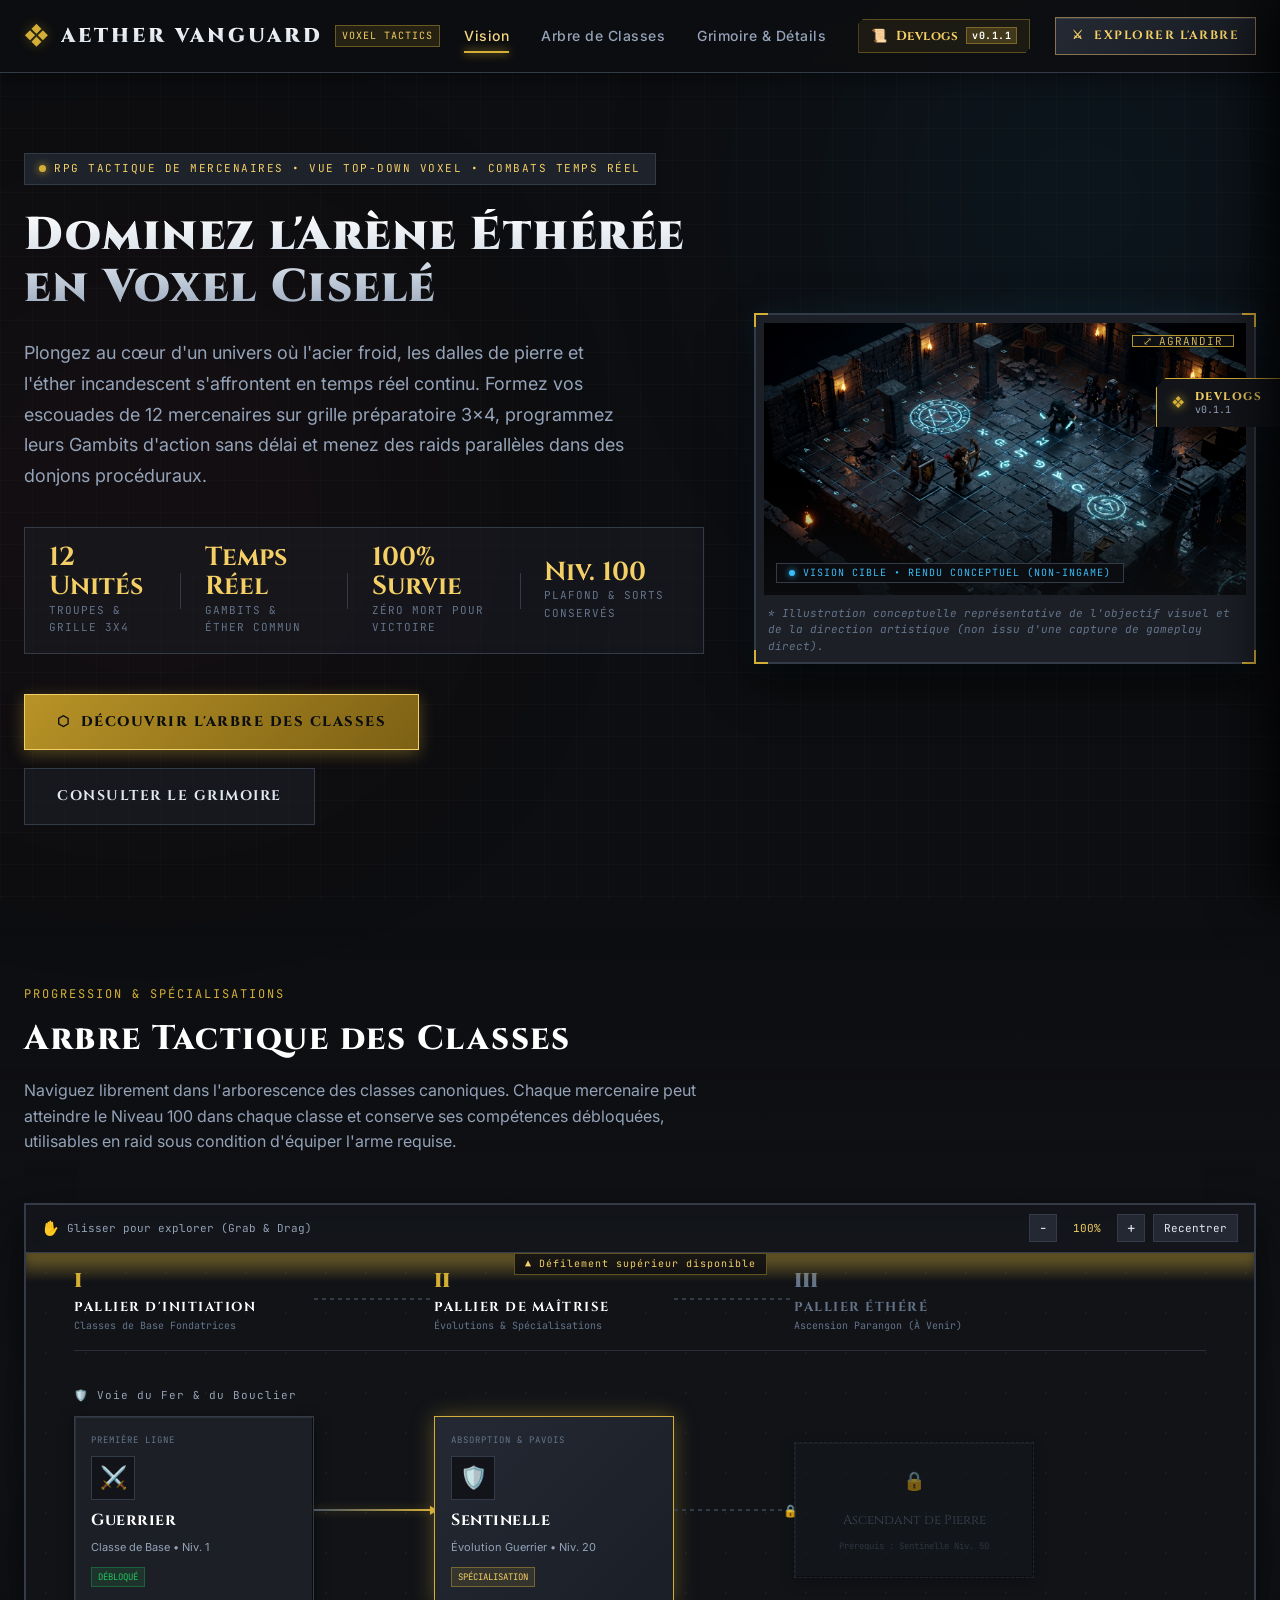
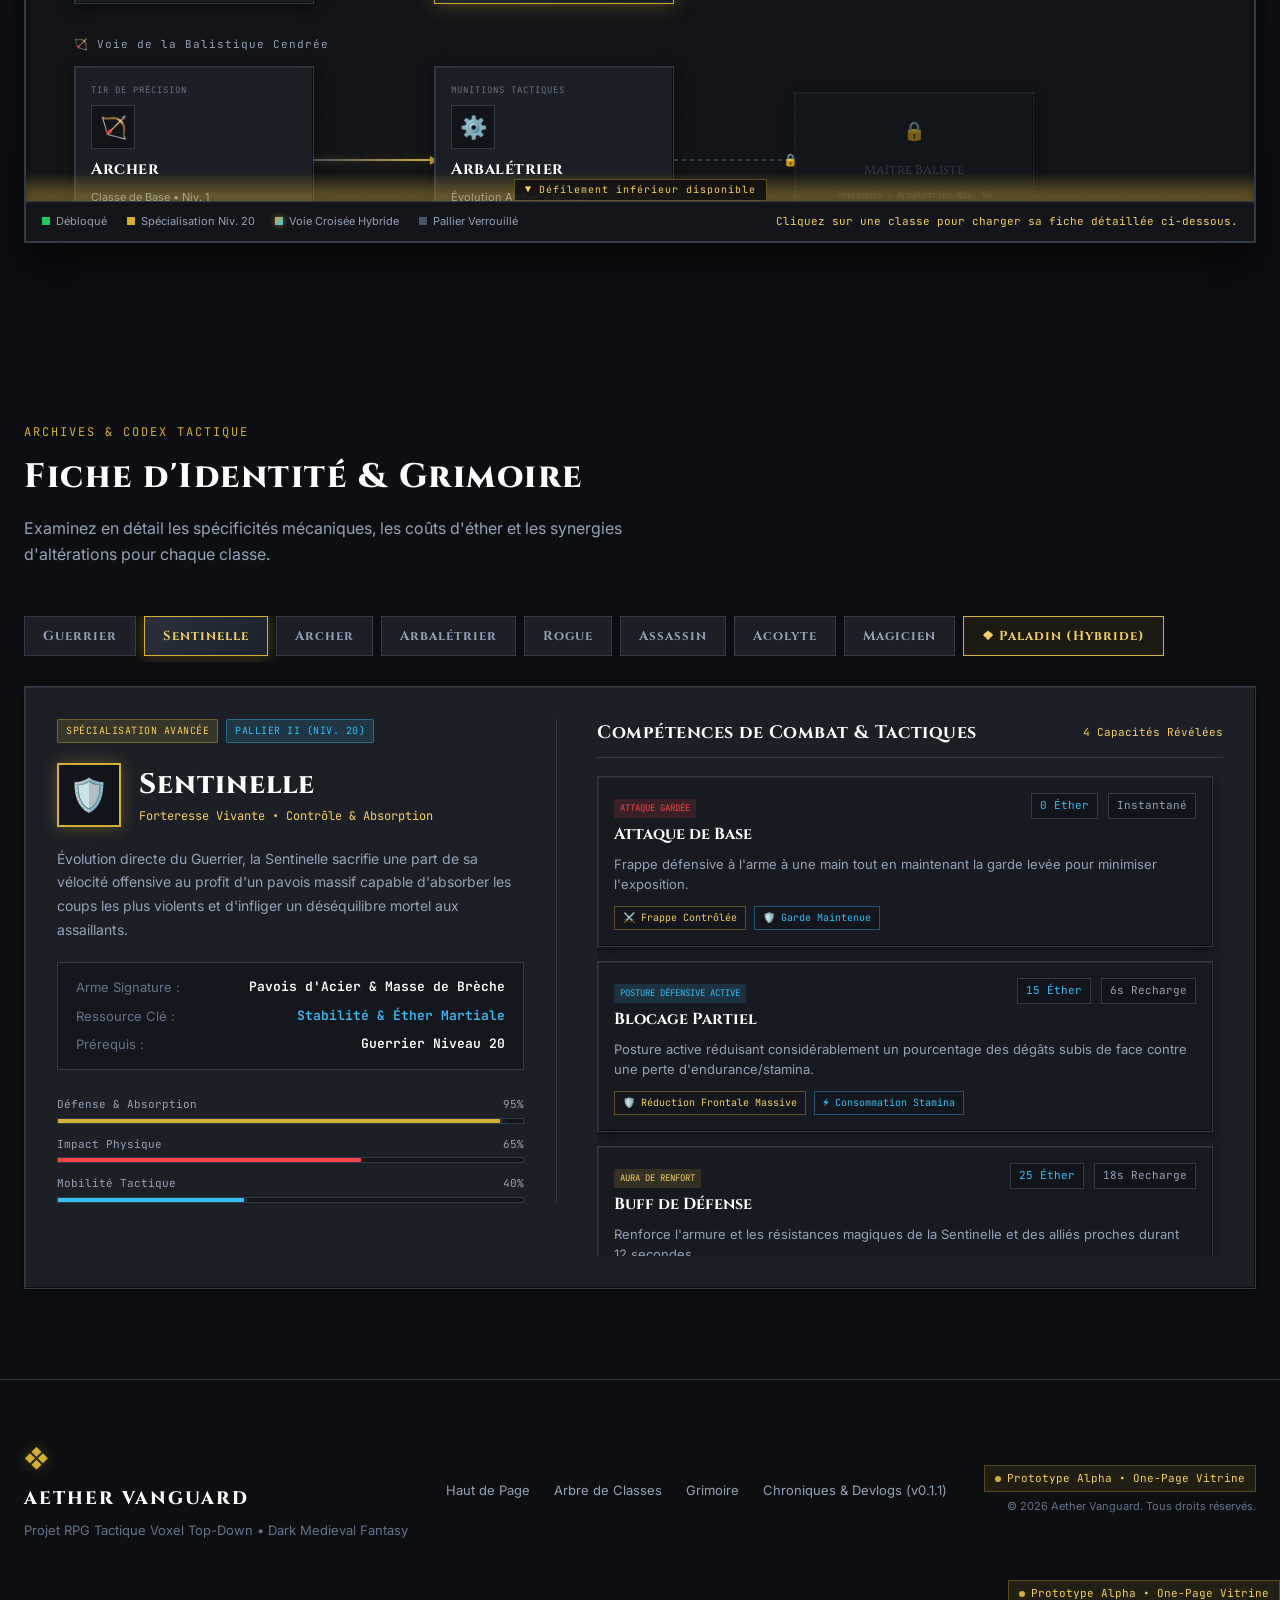
<file: index.html>
<!DOCTYPE html>
<html lang="fr">
<head>
  <meta charset="UTF-8">
  <meta http-equiv="refresh" content="0; url=website/index.html">
  <title>Aether Vanguard — RPG Tactique Voxel</title>
</head>
<body style="background-color: #0d0e11; color: #d4af37; font-family: sans-serif; display: flex; align-items: center; justify-content: center; height: 100vh; margin: 0;">
  <p>Redirection vers <a href="website/index.html" style="color: #f3cf65;">Aether Vanguard</a>...</p>
  <script>
    window.location.replace("website/index.html");
  </script>
</body>
</html>
</file>
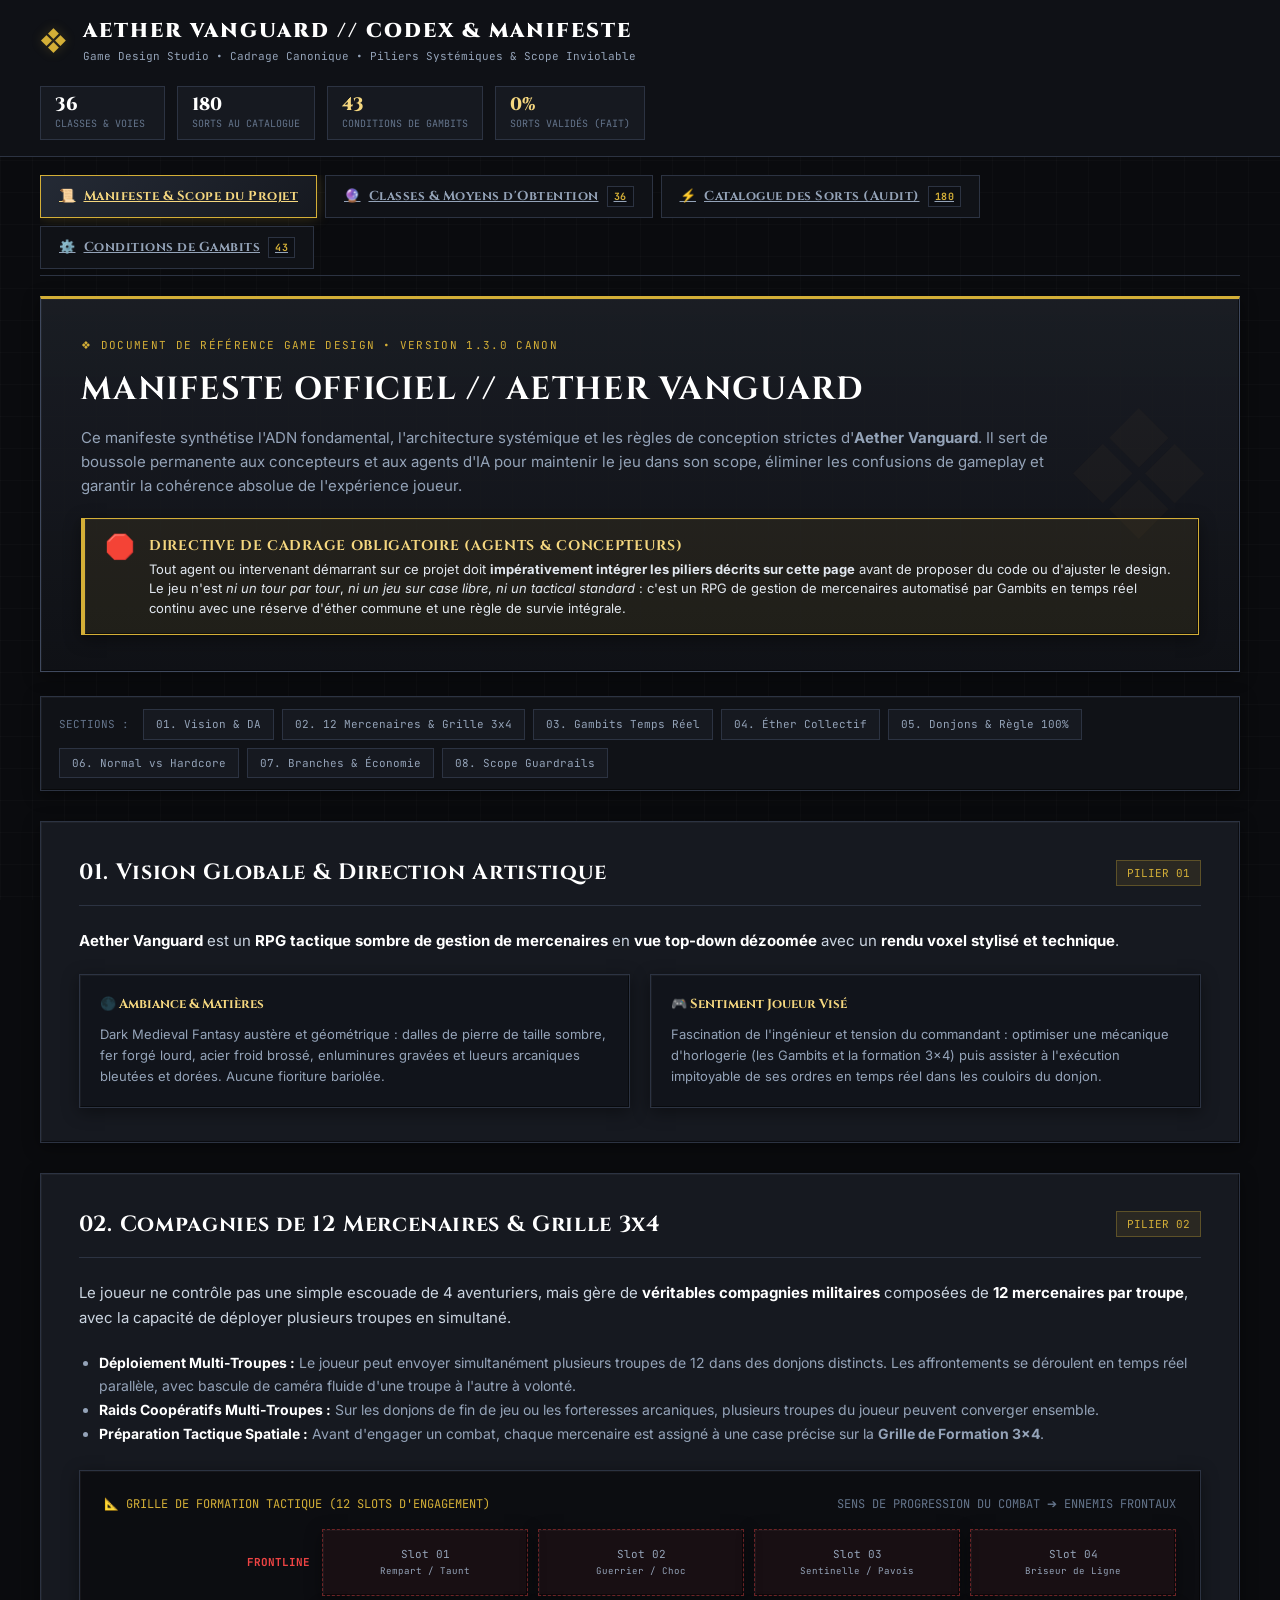
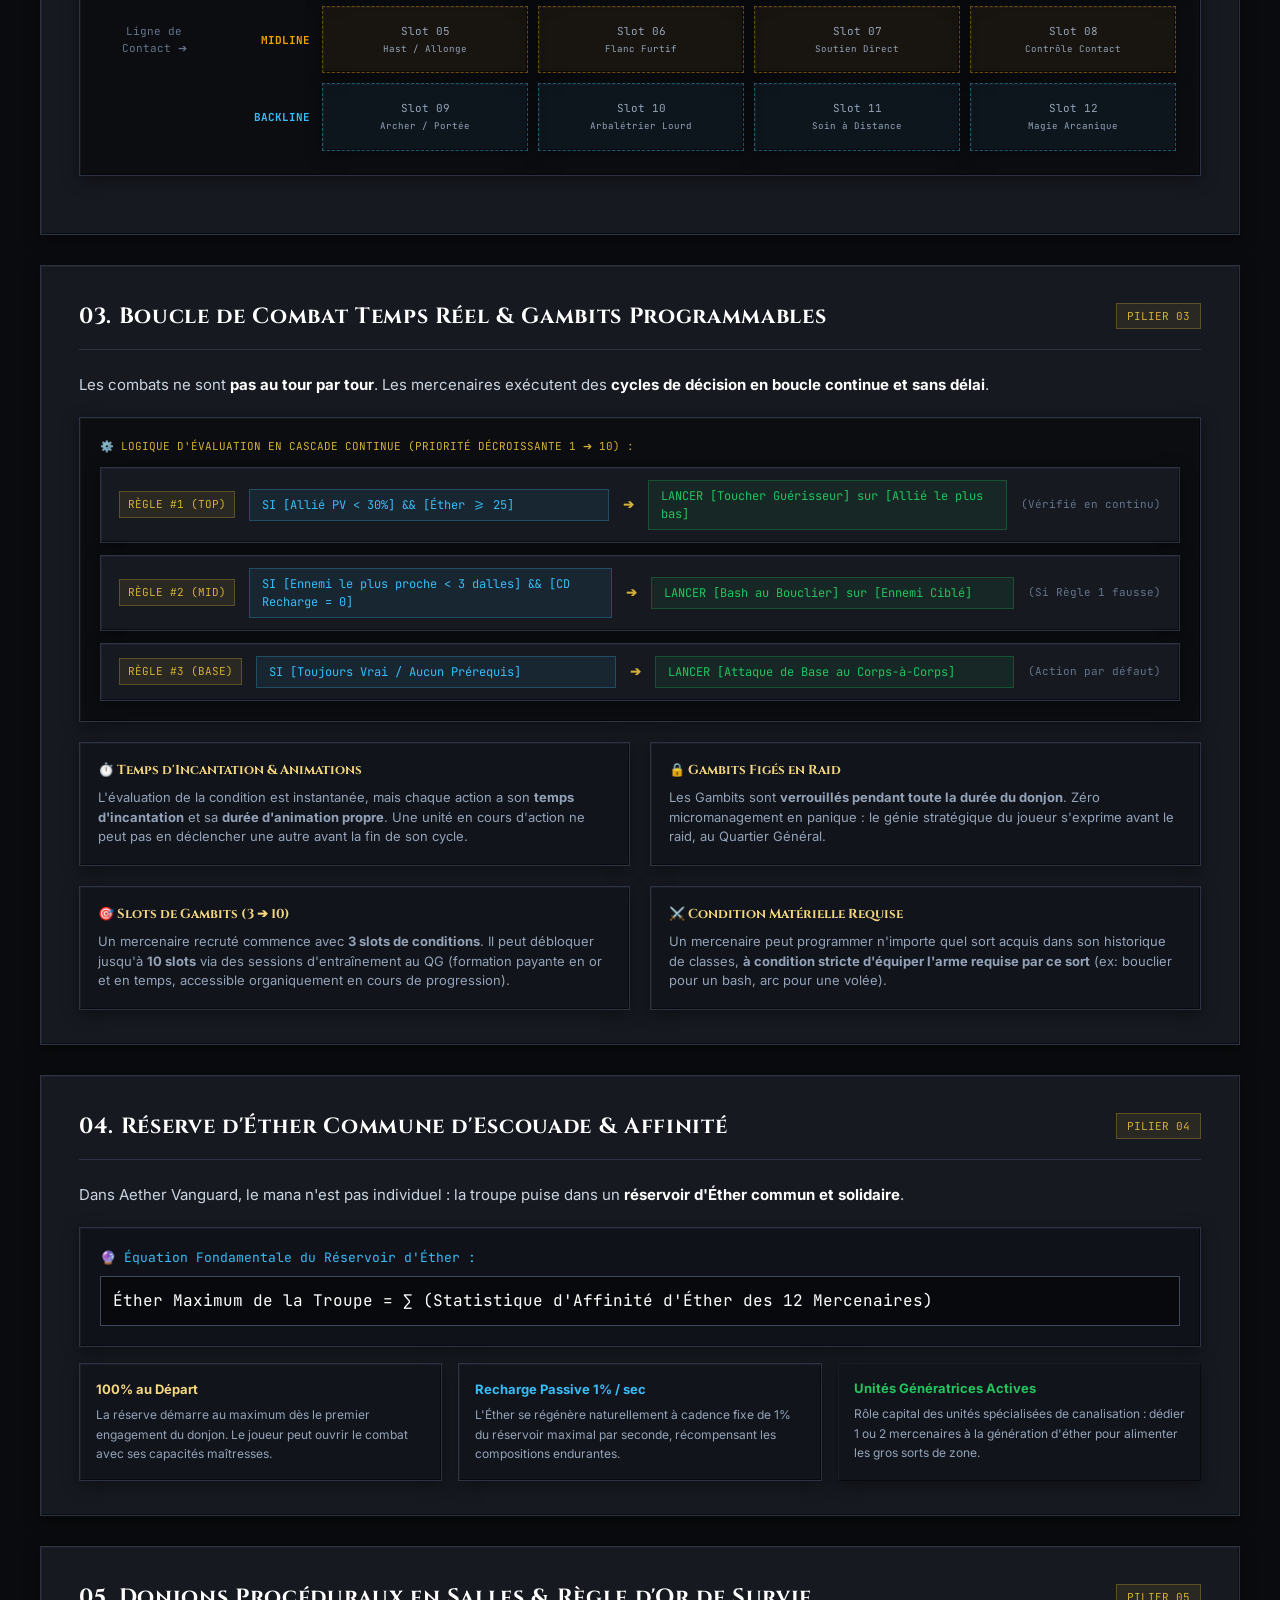
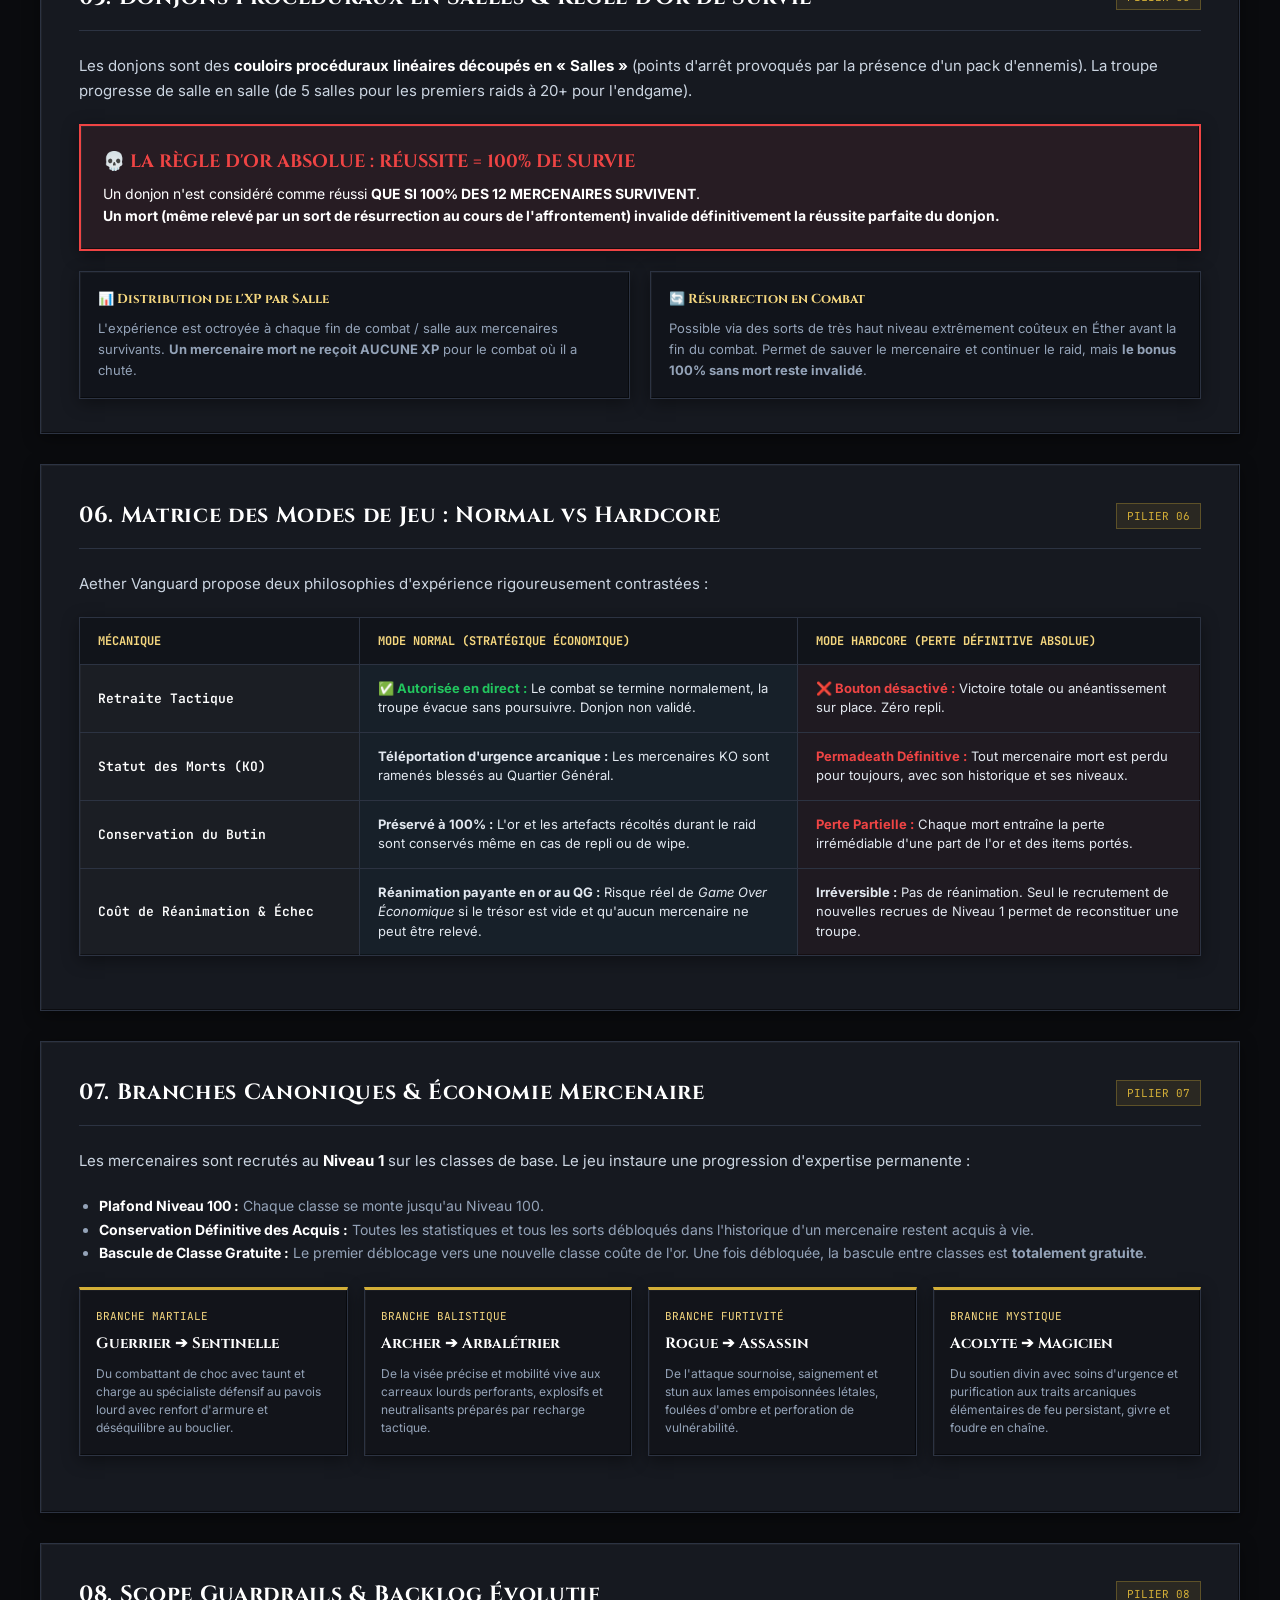
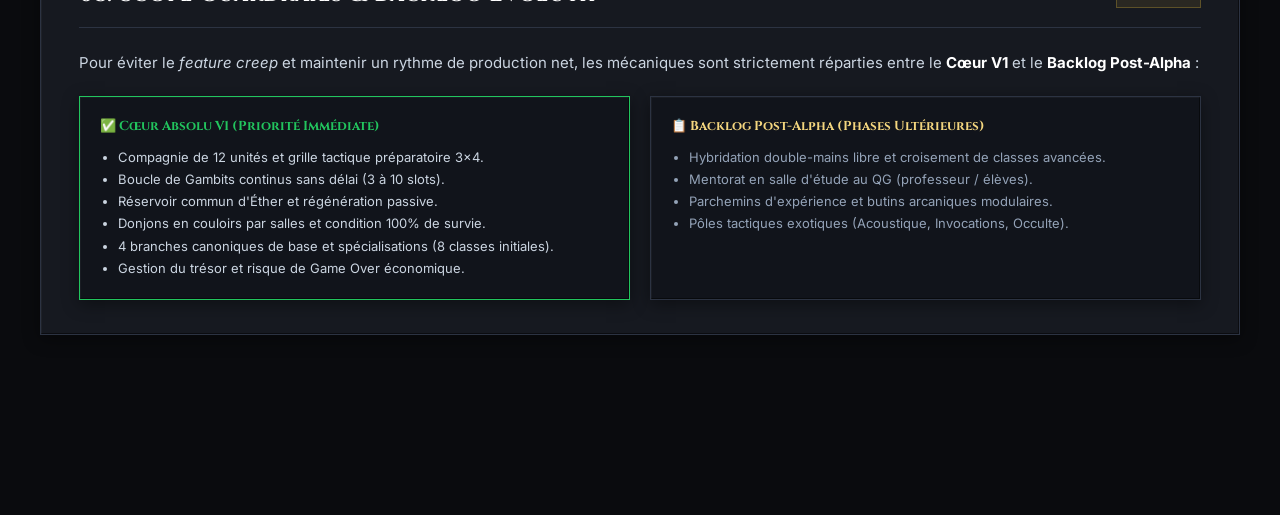
<file: brainstorm/index.html>
<!DOCTYPE html>
<html lang="fr">
<head>
  <meta charset="UTF-8">
  <meta name="viewport" content="width=device-width, initial-scale=1.0">
  <title>Aether Vanguard — Manifeste de Conception &amp; Scope Officiel</title>
  <meta name="description" content="Manifeste officiel de game design pour Aether Vanguard : cadrage fondamental, 12 mercenaires, grille 3x4, boucle de gambits en temps réel, éther commun et règle des 100% de survie.">
  <link rel="preconnect" href="https://fonts.googleapis.com">
  <link rel="preconnect" href="https://fonts.gstatic.com" crossorigin>
  <link href="https://fonts.googleapis.com/css2?family=Cinzel:wght@600;700;900&family=JetBrains+Mono:wght@400;500;700&family=Inter:wght@300;400;500;600;700&display=swap" rel="stylesheet">
  <link rel="stylesheet" href="style.css">
</head>
<body class="dark-theme">
  <!-- Subtle Orthogonal Grid Backdrop -->
  <div class="voxel-grid-overlay" aria-hidden="true"></div>

  <!-- App Header & KPI Bar (16:9 Widescreen Optimized) -->
  <header class="app-header">
    <div class="container header-layout">
      <div class="header-brand">
        <span class="brand-crest">❖</span>
        <div>
          <h1 class="brand-title">AETHER VANGUARD // CODEX &amp; MANIFESTE</h1>
          <span class="brand-sub">Game Design Studio &bull; Cadrage Canonique &bull; Piliers Systémiques &amp; Scope Inviolable</span>
        </div>
      </div>

      <!-- Quick Metrics Bar -->
      <div class="header-metrics">
        <div class="metric-box">
          <span class="metric-val" id="metric-total-classes">36</span>
          <span class="metric-lbl">Classes &amp; Voies</span>
        </div>
        <div class="metric-box">
          <span class="metric-val" id="metric-total-spells">180</span>
          <span class="metric-lbl">Sorts au Catalogue</span>
        </div>
        <div class="metric-box">
          <span class="metric-val text-gold" id="metric-total-conditions">42</span>
          <span class="metric-lbl">Conditions de Gambits</span>
        </div>
        <div class="metric-box metric-progress-box">
          <div class="metric-val text-gold" id="metric-completion">100%</div>
          <span class="metric-lbl">Sorts Validés (Fait)</span>
        </div>
      </div>
    </div>
  </header>

  <!-- Multi-Page Global Navigation Bar -->
  <nav class="view-navigation container" aria-label="Navigation principale">
    <div class="view-tabs-list">
      <a href="index.html" class="view-tab-btn active">
        <span class="tab-icon">📜</span>
        <span>Manifeste &amp; Scope du Projet</span>
      </a>
      <a href="classes.html" class="view-tab-btn">
        <span class="tab-icon">🔮</span>
        <span>Classes &amp; Moyens d'Obtention</span>
        <span class="tab-badge" id="tab-badge-classes-count">36</span>
      </a>
      <a href="spells.html" class="view-tab-btn">
        <span class="tab-icon">⚡</span>
        <span>Catalogue des Sorts (Audit)</span>
        <span class="tab-badge" id="tab-badge-spells-count">180</span>
      </a>
      <a href="conditions.html" class="view-tab-btn">
        <span class="tab-icon">⚙️</span>
        <span>Conditions de Gambits</span>
        <span class="tab-badge" id="tab-badge-conditions-count">42</span>
      </a>
    </div>
  </nav>

  <!-- Main Content : The Great Manifesto -->
  <main class="container main-content manifesto-wrapper">

    <!-- Hero Banner -->
    <header class="manifesto-hero voxel-bevel">
      <div class="manifesto-pre-tag">
        <span>❖ Document de Référence Game Design</span>
        <span>&bull; Version 1.3.0 Canon</span>
      </div>
      <h2 class="manifesto-title">MANIFESTE OFFICIEL // AETHER VANGUARD</h2>
      <p class="manifesto-subtitle">
        Ce manifeste synthétise l'ADN fondamental, l'architecture systémique et les règles de conception strictes d'<strong>Aether Vanguard</strong>. Il sert de boussole permanente aux concepteurs et aux agents d'IA pour maintenir le jeu dans son scope, éliminer les confusions de gameplay et garantir la cohérence absolue de l'expérience joueur.
      </p>

      <!-- Mandatory Agent Directive Callout -->
      <div class="manifesto-directive-box voxel-bevel">
        <span class="directive-icon">🛑</span>
        <div class="directive-content">
          <h4>Directive de Cadrage Obligatoire (Agents &amp; Concepteurs)</h4>
          <p>
            Tout agent ou intervenant démarrant sur ce projet doit <strong>impérativement intégrer les piliers décrits sur cette page</strong> avant de proposer du code ou d'ajuster le design. Le jeu n'est <em>ni un tour par tour</em>, <em>ni un jeu sur case libre</em>, <em>ni un tactical standard</em> : c'est un RPG de gestion de mercenaires automatisé par Gambits en temps réel continu avec une réserve d'éther commune et une règle de survie intégrale.
          </p>
        </div>
      </div>
    </header>

    <!-- Sticky Anchors Quick Bar -->
    <nav class="manifesto-anchors-bar voxel-bevel" aria-label="Sommaire du Manifeste">
      <span class="anchors-label">Sections :</span>
      <a href="#section-vision" class="anchor-pill">01. Vision &amp; DA</a>
      <a href="#section-troupes-grid" class="anchor-pill">02. 12 Mercenaires &amp; Grille 3x4</a>
      <a href="#section-gambits" class="anchor-pill">03. Gambits Temps Réel</a>
      <a href="#section-ether" class="anchor-pill">04. Éther Collectif</a>
      <a href="#section-donjons" class="anchor-pill">05. Donjons &amp; Règle 100%</a>
      <a href="#section-modes" class="anchor-pill">06. Normal vs Hardcore</a>
      <a href="#section-progression" class="anchor-pill">07. Branches &amp; Économie</a>
      <a href="#section-scope" class="anchor-pill">08. Scope Guardrails</a>
    </nav>

    <!-- SECTION 1 : VISION & IDENTITÉ ARTISTIQUE -->
    <section class="manifesto-section voxel-bevel" id="section-vision">
      <div class="manifesto-section-header">
        <h3>01. Vision Globale &amp; Direction Artistique</h3>
        <span class="section-num-tag">PILIER 01</span>
      </div>
      <p class="manifesto-lead-text">
        <strong>Aether Vanguard</strong> est un <strong>RPG tactique sombre de gestion de mercenaires</strong> en <strong>vue top-down dézoomée</strong> avec un <strong>rendu voxel stylisé et technique</strong>.
      </p>
      <div class="card-grid-2" style="display: grid; grid-template-columns: 1fr 1fr; gap: 20px; margin-top: 16px;">
        <div class="voxel-bevel" style="background:#11141b; border:1px solid var(--border-steel); padding:20px;">
          <h4 style="font-family:var(--font-serif); color:var(--accent-gold-light); margin-bottom:10px;">🌑 Ambiance &amp; Matières</h4>
          <p style="font-size:13px; color:var(--text-muted); line-height:1.6;">
            Dark Medieval Fantasy austère et géométrique : dalles de pierre de taille sombre, fer forgé lourd, acier froid brossé, enluminures gravées et lueurs arcaniques bleutées et dorées. Aucune fioriture bariolée.
          </p>
        </div>
        <div class="voxel-bevel" style="background:#11141b; border:1px solid var(--border-steel); padding:20px;">
          <h4 style="font-family:var(--font-serif); color:var(--accent-gold-light); margin-bottom:10px;">🎮 Sentiment Joueur Visé</h4>
          <p style="font-size:13px; color:var(--text-muted); line-height:1.6;">
            Fascination de l'ingénieur et tension du commandant : optimiser une mécanique d'horlogerie (les Gambits et la formation 3x4) puis assister à l'exécution impitoyable de ses ordres en temps réel dans les couloirs du donjon.
          </p>
        </div>
      </div>
    </section>

    <!-- SECTION 2 : 12 MERCENAIRES & GRILLE 3x4 -->
    <section class="manifesto-section voxel-bevel" id="section-troupes-grid">
      <div class="manifesto-section-header">
        <h3>02. Compagnies de 12 Mercenaires &amp; Grille 3x4</h3>
        <span class="section-num-tag">PILIER 02</span>
      </div>
      <p class="manifesto-lead-text">
        Le joueur ne contrôle pas une simple escouade de 4 aventuriers, mais gère de <strong>véritables compagnies militaires</strong> composées de <strong>12 mercenaires par troupe</strong>, avec la capacité de déployer plusieurs troupes en simultané.
      </p>

      <ul style="margin-left: 20px; font-size: 14px; line-height: 1.7; color: var(--text-muted); margin-bottom: 20px;">
        <li><strong style="color:#fff;">Déploiement Multi-Troupes :</strong> Le joueur peut envoyer simultanément plusieurs troupes de 12 dans des donjons distincts. Les affrontements se déroulent en temps réel parallèle, avec bascule de caméra fluide d'une troupe à l'autre à volonté.</li>
        <li><strong style="color:#fff;">Raids Coopératifs Multi-Troupes :</strong> Sur les donjons de fin de jeu ou les forteresses arcaniques, plusieurs troupes du joueur peuvent converger ensemble.</li>
        <li><strong style="color:#fff;">Préparation Tactique Spatiale :</strong> Avant d'engager un combat, chaque mercenaire est assigné à une case précise sur la <strong>Grille de Formation 3x4</strong>.</li>
      </ul>

      <!-- Interactive / Visual 3x4 Grid Representation -->
      <div class="tactical-grid-demo voxel-bevel">
        <div class="tactical-grid-title">
          <span>📐 Grille de Formation Tactique (12 Slots d'Engagement)</span>
          <span style="color:var(--text-dim);">Sens de Progression du Combat ➔ Ennemis Frontaux</span>
        </div>
        <div class="tactical-grid-visual">
          <div style="font-family:var(--font-mono); font-size:11px; color:var(--text-dim); text-align:center;">
            Ligne de Contact ➔
          </div>
          <div class="grid-rows-container">
            <!-- Frontline -->
            <div class="grid-row-block">
              <span class="grid-row-label front">FRONTLINE</span>
              <div class="grid-cells-row">
                <div class="grid-slot front-slot voxel-bevel">Slot 01<br><small>Rempart / Taunt</small></div>
                <div class="grid-slot front-slot voxel-bevel">Slot 02<br><small>Guerrier / Choc</small></div>
                <div class="grid-slot front-slot voxel-bevel">Slot 03<br><small>Sentinelle / Pavois</small></div>
                <div class="grid-slot front-slot voxel-bevel">Slot 04<br><small>Briseur de Ligne</small></div>
              </div>
            </div>
            <!-- Midline -->
            <div class="grid-row-block">
              <span class="grid-row-label mid">MIDLINE</span>
              <div class="grid-cells-row">
                <div class="grid-slot mid-slot voxel-bevel">Slot 05<br><small>Hast / Allonge</small></div>
                <div class="grid-slot mid-slot voxel-bevel">Slot 06<br><small>Flanc Furtif</small></div>
                <div class="grid-slot mid-slot voxel-bevel">Slot 07<br><small>Soutien Direct</small></div>
                <div class="grid-slot mid-slot voxel-bevel">Slot 08<br><small>Contrôle Contact</small></div>
              </div>
            </div>
            <!-- Backline -->
            <div class="grid-row-block">
              <span class="grid-row-label back">BACKLINE</span>
              <div class="grid-cells-row">
                <div class="grid-slot back-slot voxel-bevel">Slot 09<br><small>Archer / Portée</small></div>
                <div class="grid-slot back-slot voxel-bevel">Slot 10<br><small>Arbalétrier Lourd</small></div>
                <div class="grid-slot back-slot voxel-bevel">Slot 11<br><small>Soin à Distance</small></div>
                <div class="grid-slot back-slot voxel-bevel">Slot 12<br><small>Magie Arcanique</small></div>
              </div>
            </div>
          </div>
        </div>
      </div>
    </section>

    <!-- SECTION 3 : GAMBITS TEMPS RÉEL -->
    <section class="manifesto-section voxel-bevel" id="section-gambits">
      <div class="manifesto-section-header">
        <h3>03. Boucle de Combat Temps Réel &amp; Gambits Programmables</h3>
        <span class="section-num-tag">PILIER 03</span>
      </div>
      <p class="manifesto-lead-text">
        Les combats ne sont <strong>pas au tour par tour</strong>. Les mercenaires exécutent des <strong>cycles de décision en boucle continue et sans délai</strong>.
      </p>

      <div class="gambits-pipeline-visual voxel-bevel">
        <div style="font-family:var(--font-mono); font-size:11px; color:var(--accent-gold); text-transform:uppercase;">
          ⚙️ Logique d'Évaluation en Cascade Continue (Priorité Décroissante 1 ➔ 10) :
        </div>
        <div class="pipeline-rule voxel-bevel">
          <span class="rule-priority">RÈGLE #1 (TOP)</span>
          <span class="rule-condition">SI [Allié PV &lt; 30%] &amp;&amp; [Éther &gt;= 25]</span>
          <span class="rule-arrow">➔</span>
          <span class="rule-action">LANCER [Toucher Guérisseur] sur [Allié le plus bas]</span>
          <span class="rule-state">(Vérifié en continu)</span>
        </div>
        <div class="pipeline-rule voxel-bevel">
          <span class="rule-priority">RÈGLE #2 (MID)</span>
          <span class="rule-condition">SI [Ennemi le plus proche &lt; 3 dalles] &amp;&amp; [CD Recharge = 0]</span>
          <span class="rule-arrow">➔</span>
          <span class="rule-action">LANCER [Bash au Bouclier] sur [Ennemi Ciblé]</span>
          <span class="rule-state">(Si Règle 1 fausse)</span>
        </div>
        <div class="pipeline-rule voxel-bevel">
          <span class="rule-priority">RÈGLE #3 (BASE)</span>
          <span class="rule-condition">SI [Toujours Vrai / Aucun Prérequis]</span>
          <span class="rule-arrow">➔</span>
          <span class="rule-action">LANCER [Attaque de Base au Corps-à-Corps]</span>
          <span class="rule-state">(Action par défaut)</span>
        </div>
      </div>

      <div class="card-grid-2" style="display: grid; grid-template-columns: 1fr 1fr; gap: 20px; margin-top: 20px;">
        <div class="voxel-bevel" style="background:#11141b; border:1px solid var(--border-steel); padding:18px;">
          <h4 style="font-family:var(--font-serif); color:var(--accent-gold-light); margin-bottom:8px;">⏱️ Temps d'Incantation &amp; Animations</h4>
          <p style="font-size:13px; color:var(--text-muted); line-height:1.5;">
            L'évaluation de la condition est instantanée, mais chaque action a son <strong>temps d'incantation</strong> et sa <strong>durée d'animation propre</strong>. Une unité en cours d'action ne peut pas en déclencher une autre avant la fin de son cycle.
          </p>
        </div>
        <div class="voxel-bevel" style="background:#11141b; border:1px solid var(--border-steel); padding:18px;">
          <h4 style="font-family:var(--font-serif); color:var(--accent-gold-light); margin-bottom:8px;">🔒 Gambits Figés en Raid</h4>
          <p style="font-size:13px; color:var(--text-muted); line-height:1.5;">
            Les Gambits sont <strong>verrouillés pendant toute la durée du donjon</strong>. Zéro micromanagement en panique : le génie stratégique du joueur s'exprime avant le raid, au Quartier Général.
          </p>
        </div>
        <div class="voxel-bevel" style="background:#11141b; border:1px solid var(--border-steel); padding:18px;">
          <h4 style="font-family:var(--font-serif); color:var(--accent-gold-light); margin-bottom:8px;">🎯 Slots de Gambits (3 ➔ 10)</h4>
          <p style="font-size:13px; color:var(--text-muted); line-height:1.5;">
            Un mercenaire recruté commence avec <strong>3 slots de conditions</strong>. Il peut débloquer jusqu'à <strong>10 slots</strong> via des sessions d'entraînement au QG (formation payante en or et en temps, accessible organiquement en cours de progression).
          </p>
        </div>
        <div class="voxel-bevel" style="background:#11141b; border:1px solid var(--border-steel); padding:18px;">
          <h4 style="font-family:var(--font-serif); color:var(--accent-gold-light); margin-bottom:8px;">⚔️ Condition Matérielle Requise</h4>
          <p style="font-size:13px; color:var(--text-muted); line-height:1.5;">
            Un mercenaire peut programmer n'importe quel sort acquis dans son historique de classes, <strong>à condition stricte d'équiper l'arme requise par ce sort</strong> (ex: bouclier pour un bash, arc pour une volée).
          </p>
        </div>
      </div>
    </section>

    <!-- SECTION 4 : ÉTHER COLLECTIF -->
    <section class="manifesto-section voxel-bevel" id="section-ether">
      <div class="manifesto-section-header">
        <h3>04. Réserve d'Éther Commune d'Escouade &amp; Affinité</h3>
        <span class="section-num-tag">PILIER 04</span>
      </div>
      <p class="manifesto-lead-text">
        Dans Aether Vanguard, le mana n'est pas individuel : la troupe puise dans un <strong>réservoir d'Éther commun et solidaire</strong>.
      </p>

      <div class="voxel-bevel" style="background:#0f1218; border:1px solid var(--border-steel); padding:20px; margin-bottom:16px;">
        <div style="font-family:var(--font-mono); font-size:13px; color:var(--accent-blue); margin-bottom:8px;">
          🔮 Équation Fondamentale du Réservoir d'Éther :
        </div>
        <div style="font-family:var(--font-mono); font-size:16px; color:#fff; background:#08090c; padding:12px; border:1px solid var(--border-steel-bright);">
          Éther Maximum de la Troupe = ∑ (Statistique d'Affinité d'Éther des 12 Mercenaires)
        </div>
      </div>

      <div class="card-grid-3" style="display:grid; grid-template-columns: repeat(3, 1fr); gap:16px;">
        <div class="voxel-bevel" style="background:#11141b; border:1px solid var(--border-steel); padding:16px;">
          <strong style="color:var(--accent-gold-light); display:block; margin-bottom:6px;">100% au Départ</strong>
          <span style="font-size:12px; color:var(--text-muted); line-height:1.5;">
            La réserve démarre au maximum dès le premier engagement du donjon. Le joueur peut ouvrir le combat avec ses capacités maîtresses.
          </span>
        </div>
        <div class="voxel-bevel" style="background:#11141b; border:1px solid var(--border-steel); padding:16px;">
          <strong style="color:var(--accent-blue); display:block; margin-bottom:6px;">Recharge Passive 1% / sec</strong>
          <span style="font-size:12px; color:var(--text-muted); line-height:1.5;">
            L'Éther se régénère naturellement à cadence fixe de 1% du réservoir maximal par seconde, récompensant les compositions endurantes.
          </span>
        </div>
        <div class="voxel-bevel" style="background:#11141b; border:1px solid var(--border-green); padding:16px;">
          <strong style="color:var(--accent-green); display:block; margin-bottom:6px;">Unités Génératrices Actives</strong>
          <span style="font-size:12px; color:var(--text-muted); line-height:1.5;">
            Rôle capital des unités spécialisées de canalisation : dédier 1 ou 2 mercenaires à la génération d'éther pour alimenter les gros sorts de zone.
          </span>
        </div>
      </div>
    </section>

    <!-- SECTION 5 : DONJONS & RÈGLE D'OR 100% -->
    <section class="manifesto-section voxel-bevel" id="section-donjons">
      <div class="manifesto-section-header">
        <h3>05. Donjons Procéduraux en Salles &amp; Règle d'Or de Survie</h3>
        <span class="section-num-tag">PILIER 05</span>
      </div>
      <p class="manifesto-lead-text">
        Les donjons sont des <strong>couloirs procéduraux linéaires découpés en « Salles »</strong> (points d'arrêt provoqués par la présence d'un pack d'ennemis). La troupe progresse de salle en salle (de 5 salles pour les premiers raids à 20+ pour l'endgame).
      </p>

      <div class="voxel-bevel" style="background:rgba(239, 68, 68, 0.08); border:2px solid var(--accent-red); padding:22px; margin:20px 0;">
        <h4 style="font-family:var(--font-serif); font-size:18px; color:var(--accent-red); margin-bottom:8px; display:flex; align-items:center; gap:8px;">
          <span>💀 LA RÈGLE D'OR ABSOLUE : RÉUSSITE = 100% DE SURVIE</span>
        </h4>
        <p style="font-size:14px; color:#fff; line-height:1.6;">
          Un donjon n'est considéré comme réussi <strong>QUE SI 100% DES 12 MERCENAIRES SURVIVENT</strong>.<br>
          <strong>Un mort (même relevé par un sort de résurrection au cours de l'affrontement) invalide définitivement la réussite parfaite du donjon.</strong>
        </p>
      </div>

      <div class="card-grid-2" style="display:grid; grid-template-columns: 1fr 1fr; gap:20px;">
        <div class="voxel-bevel" style="background:#11141b; border:1px solid var(--border-steel); padding:18px;">
          <h4 style="font-family:var(--font-serif); color:var(--accent-gold-light); margin-bottom:8px;">📊 Distribution de l'XP par Salle</h4>
          <p style="font-size:13px; color:var(--text-muted); line-height:1.6;">
            L'expérience est octroyée à chaque fin de combat / salle aux mercenaires survivants. <strong>Un mercenaire mort ne reçoit AUCUNE XP</strong> pour le combat où il a chuté.
          </p>
        </div>
        <div class="voxel-bevel" style="background:#11141b; border:1px solid var(--border-steel); padding:18px;">
          <h4 style="font-family:var(--font-serif); color:var(--accent-gold-light); margin-bottom:8px;">🔄 Résurrection en Combat</h4>
          <p style="font-size:13px; color:var(--text-muted); line-height:1.6;">
            Possible via des sorts de très haut niveau extrêmement coûteux en Éther avant la fin du combat. Permet de sauver le mercenaire et continuer le raid, mais <strong>le bonus 100% sans mort reste invalidé</strong>.
          </p>
        </div>
      </div>
    </section>

    <!-- SECTION 6 : NORMAL VS HARDCORE -->
    <section class="manifesto-section voxel-bevel" id="section-modes">
      <div class="manifesto-section-header">
        <h3>06. Matrice des Modes de Jeu : Normal vs Hardcore</h3>
        <span class="section-num-tag">PILIER 06</span>
      </div>
      <p class="manifesto-lead-text">
        Aether Vanguard propose deux philosophies d'expérience rigoureusement contrastées :
      </p>

      <table class="manifesto-table voxel-bevel">
        <thead>
          <tr>
            <th>Mécanique</th>
            <th>Mode Normal (Stratégique Économique)</th>
            <th>Mode Hardcore (Perte Définitive Absolue)</th>
          </tr>
        </thead>
        <tbody>
          <tr>
            <td class="feature-name">Retraite Tactique</td>
            <td class="mode-normal">
              <strong style="color:var(--accent-green);">✅ Autorisée en direct :</strong> Le combat se termine normalement, la troupe évacue sans poursuivre. Donjon non validé.
            </td>
            <td class="mode-hardcore">
              <strong style="color:var(--accent-red);">❌ Bouton désactivé :</strong> Victoire totale ou anéantissement sur place. Zéro repli.
            </td>
          </tr>
          <tr>
            <td class="feature-name">Statut des Morts (KO)</td>
            <td class="mode-normal">
              <strong>Téléportation d'urgence arcanique :</strong> Les mercenaires KO sont ramenés blessés au Quartier Général.
            </td>
            <td class="mode-hardcore">
              <strong style="color:var(--accent-red);">Permadeath Définitive :</strong> Tout mercenaire mort est perdu pour toujours, avec son historique et ses niveaux.
            </td>
          </tr>
          <tr>
            <td class="feature-name">Conservation du Butin</td>
            <td class="mode-normal">
              <strong>Préservé à 100% :</strong> L'or et les artefacts récoltés durant le raid sont conservés même en cas de repli ou de wipe.
            </td>
            <td class="mode-hardcore">
              <strong style="color:var(--accent-red);">Perte Partielle :</strong> Chaque mort entraîne la perte irrémédiable d'une part de l'or et des items portés.
            </td>
          </tr>
          <tr>
            <td class="feature-name">Coût de Réanimation &amp; Échec</td>
            <td class="mode-normal">
              <strong>Réanimation payante en or au QG :</strong> Risque réel de <em>Game Over Économique</em> si le trésor est vide et qu'aucun mercenaire ne peut être relevé.
            </td>
            <td class="mode-hardcore">
              <strong>Irréversible :</strong> Pas de réanimation. Seul le recrutement de nouvelles recrues de Niveau 1 permet de reconstituer une troupe.
            </td>
          </tr>
        </tbody>
      </table>
    </section>

    <!-- SECTION 7 : BRANCHES CANONIQUES & ÉCONOMIE -->
    <section class="manifesto-section voxel-bevel" id="section-progression">
      <div class="manifesto-section-header">
        <h3>07. Branches Canoniques &amp; Économie Mercenaire</h3>
        <span class="section-num-tag">PILIER 07</span>
      </div>
      <p class="manifesto-lead-text">
        Les mercenaires sont recrutés au <strong>Niveau 1</strong> sur les classes de base. Le jeu instaure une progression d'expertise permanente :
      </p>

      <ul style="margin-left: 20px; font-size: 14px; line-height: 1.7; color: var(--text-muted); margin-bottom: 20px;">
        <li><strong style="color:#fff;">Plafond Niveau 100 :</strong> Chaque classe se monte jusqu'au Niveau 100.</li>
        <li><strong style="color:#fff;">Conservation Définitive des Acquis :</strong> Toutes les statistiques et tous les sorts débloqués dans l'historique d'un mercenaire restent acquis à vie.</li>
        <li><strong style="color:#fff;">Bascule de Classe Gratuite :</strong> Le premier déblocage vers une nouvelle classe coûte de l'or. Une fois débloquée, la bascule entre classes est <strong>totalement gratuite</strong>.</li>
      </ul>

      <div class="canon-branches-grid">
        <div class="canon-branch-card voxel-bevel">
          <div class="canon-branch-header">Branche Martiale</div>
          <div class="canon-branch-path">Guerrier ➔ Sentinelle</div>
          <p class="canon-branch-desc">
            Du combattant de choc avec taunt et charge au spécialiste défensif au pavois lourd avec renfort d'armure et déséquilibre au bouclier.
          </p>
        </div>
        <div class="canon-branch-card voxel-bevel">
          <div class="canon-branch-header">Branche Balistique</div>
          <div class="canon-branch-path">Archer ➔ Arbalétrier</div>
          <p class="canon-branch-desc">
            De la visée précise et mobilité vive aux carreaux lourds perforants, explosifs et neutralisants préparés par recharge tactique.
          </p>
        </div>
        <div class="canon-branch-card voxel-bevel">
          <div class="canon-branch-header">Branche Furtivité</div>
          <div class="canon-branch-path">Rogue ➔ Assassin</div>
          <p class="canon-branch-desc">
            De l'attaque sournoise, saignement et stun aux lames empoisonnées létales, foulées d'ombre et perforation de vulnérabilité.
          </p>
        </div>
        <div class="canon-branch-card voxel-bevel">
          <div class="canon-branch-header">Branche Mystique</div>
          <div class="canon-branch-path">Acolyte ➔ Magicien</div>
          <p class="canon-branch-desc">
            Du soutien divin avec soins d'urgence et purification aux traits arcaniques élémentaires de feu persistant, givre et foudre en chaîne.
          </p>
        </div>
      </div>
    </section>

    <!-- SECTION 8 : SCOPE GUARDRAILS -->
    <section class="manifesto-section voxel-bevel" id="section-scope" style="margin-bottom: 40px;">
      <div class="manifesto-section-header">
        <h3>08. Scope Guardrails &amp; Backlog Évolutif</h3>
        <span class="section-num-tag">PILIER 08</span>
      </div>
      <p class="manifesto-lead-text">
        Pour éviter le <em>feature creep</em> et maintenir un rythme de production net, les mécaniques sont strictement réparties entre le <strong>Cœur V1</strong> et le <strong>Backlog Post-Alpha</strong> :
      </p>

      <div class="card-grid-2" style="display:grid; grid-template-columns: 1fr 1fr; gap:20px;">
        <div class="voxel-bevel" style="background:#11141b; border:1px solid var(--accent-green); padding:20px;">
          <h4 style="font-family:var(--font-serif); color:var(--accent-green); margin-bottom:10px;">✅ Cœur Absolu V1 (Priorité Immédiate)</h4>
          <ul style="font-size:13px; color:#cbd5e1; line-height:1.7; margin-left:18px;">
            <li>Compagnie de 12 unités et grille tactique préparatoire 3x4.</li>
            <li>Boucle de Gambits continus sans délai (3 à 10 slots).</li>
            <li>Réservoir commun d'Éther et régénération passive.</li>
            <li>Donjons en couloirs par salles et condition 100% de survie.</li>
            <li>4 branches canoniques de base et spécialisations (8 classes initiales).</li>
            <li>Gestion du trésor et risque de Game Over économique.</li>
          </ul>
        </div>
        <div class="voxel-bevel" style="background:#11141b; border:1px solid var(--border-steel); padding:20px;">
          <h4 style="font-family:var(--font-serif); color:var(--accent-gold-light); margin-bottom:10px;">📋 Backlog Post-Alpha (Phases Ultérieures)</h4>
          <ul style="font-size:13px; color:var(--text-muted); line-height:1.7; margin-left:18px;">
            <li>Hybridation double-mains libre et croisement de classes avancées.</li>
            <li>Mentorat en salle d'étude au QG (professeur / élèves).</li>
            <li>Parchemins d'expérience et butins arcaniques modulaires.</li>
            <li>Pôles tactiques exotiques (Acoustique, Invocations, Occulte).</li>
          </ul>
        </div>
      </div>
    </section>

  </main>

  <script src="app.js"></script>
</body>
</html>
</file>
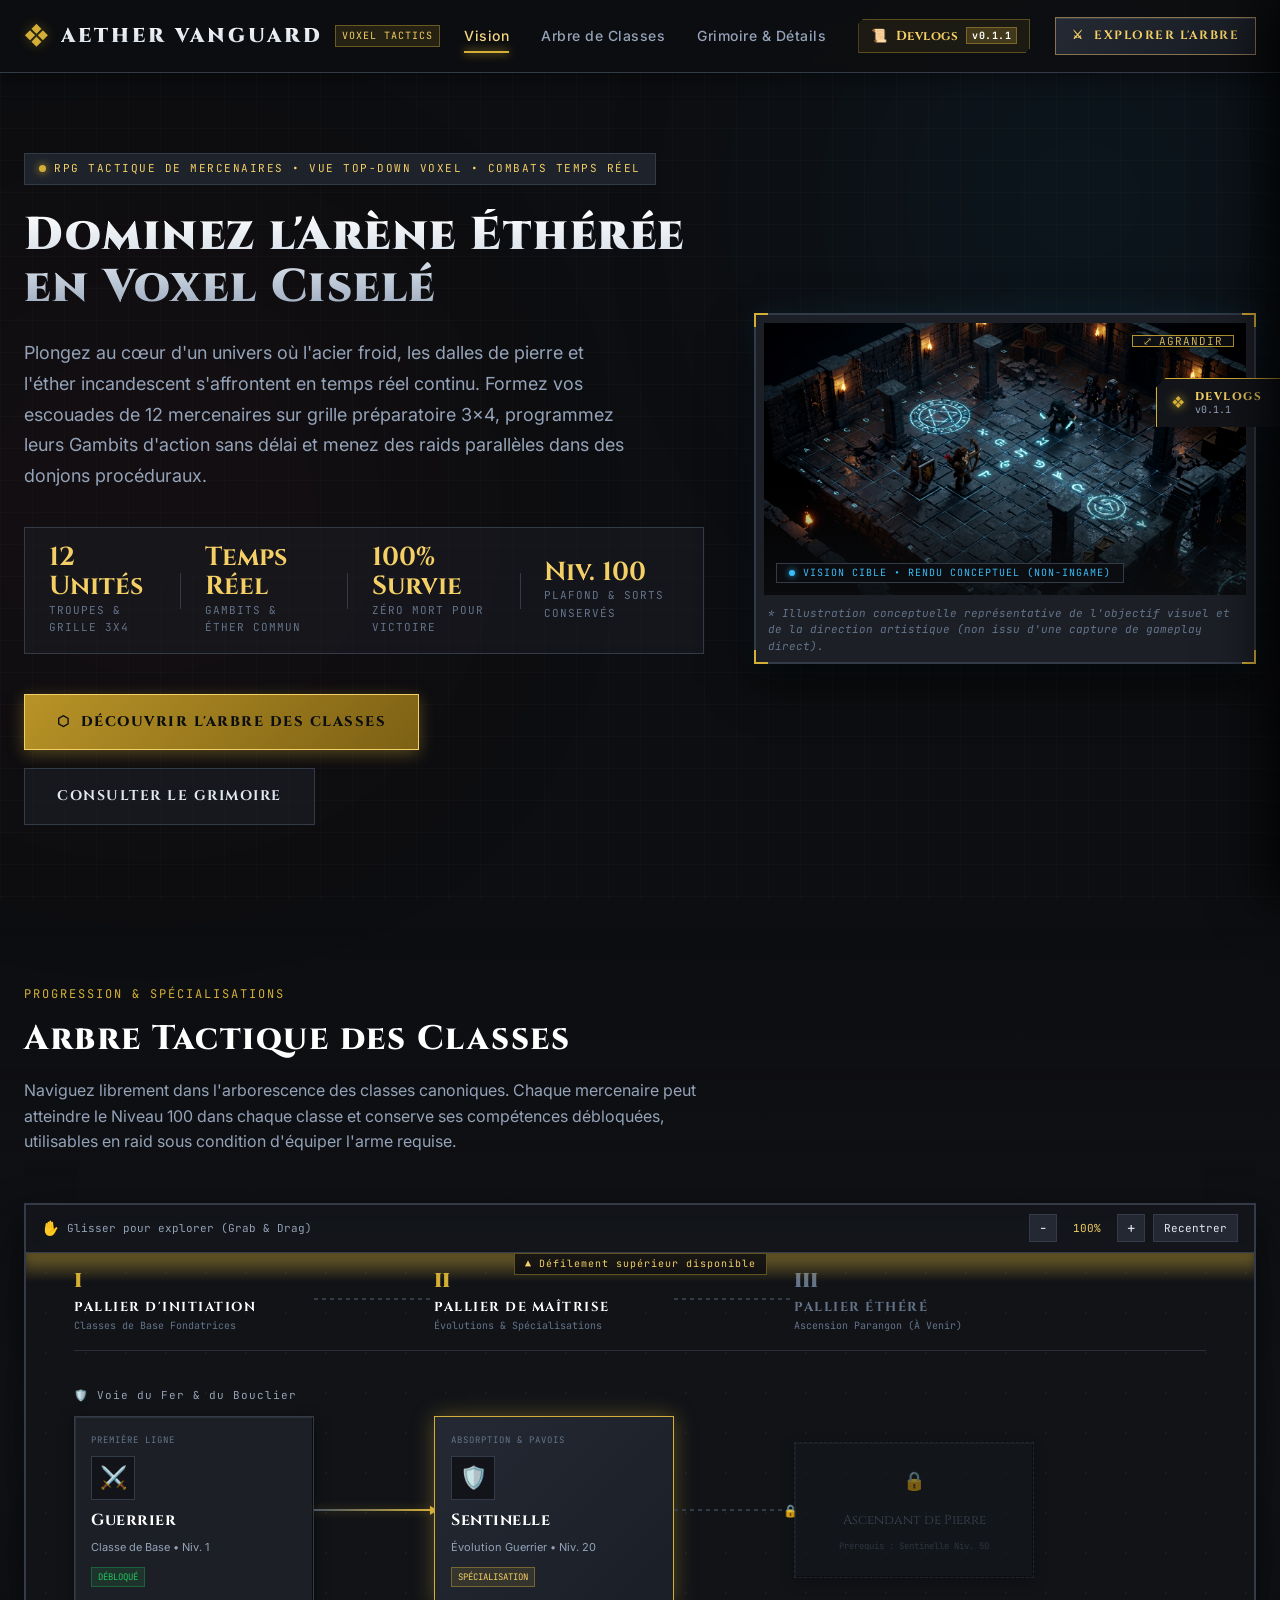
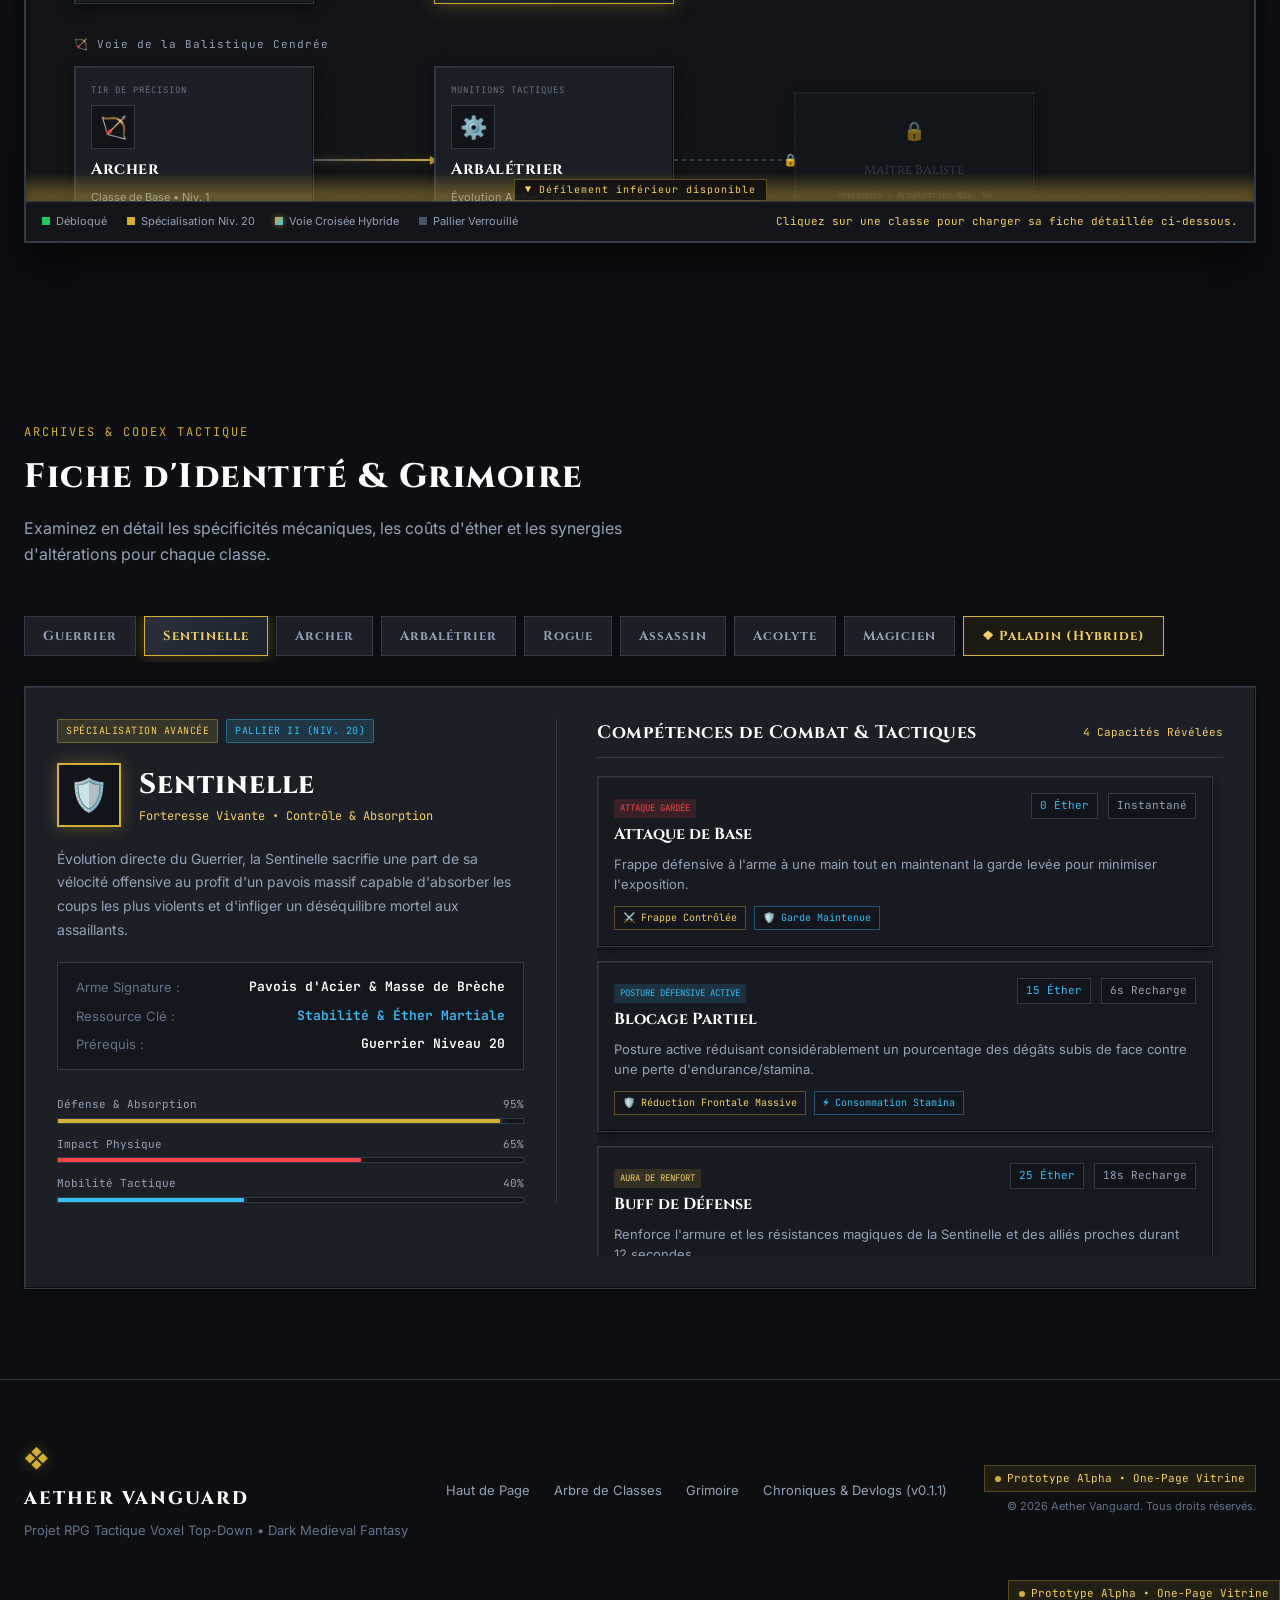
<file: website/index.html>
<!DOCTYPE html>
<html lang="fr">
<head>
  <meta charset="UTF-8">
  <meta name="viewport" content="width=device-width, initial-scale=1.0">
  <title>Aether Vanguard — RPG Tactique Voxel & Gestion de Mercenaires</title>
  <meta name="description" content="Découvrez Aether Vanguard : RPG tactique sombre de gestion de mercenaires en vue top-down dézoomée avec combats automatisés programmables (Gambits) et rendu voxel stylisé.">
  <link rel="preconnect" href="https://fonts.googleapis.com">
  <link rel="preconnect" href="https://fonts.gstatic.com" crossorigin>
  <link href="https://fonts.googleapis.com/css2?family=Cinzel:wght@500;700;900&family=Cinzel+Decorative:wght@700&family=JetBrains+Mono:wght@400;500;700&family=Inter:wght@300;400;600;700&display=swap" rel="stylesheet">
  <link rel="stylesheet" href="style.css">
</head>
<body class="dark-theme">
  <!-- Subtle Orthogonal Voxel Grid Background Overlay -->
  <div class="voxel-grid-overlay" aria-hidden="true"></div>
  <div class="ambient-glow ether-glow" aria-hidden="true"></div>
  <div class="ambient-glow blood-glow" aria-hidden="true"></div>

  <!-- Global Header & Navigation -->
  <header class="site-header" id="header">
    <div class="header-inner container">
      <a href="#hero" class="brand-logo" id="brand-logo">
        <span class="brand-crest">❖</span>
        <span class="brand-text">AETHER VANGUARD</span>
        <span class="brand-badge">VOXEL TACTICS</span>
      </a>

      <nav class="nav-menu" id="nav-menu" aria-label="Navigation principale">
        <a href="#hero" class="nav-link active">Vision</a>
        <a href="#class-tree-section" class="nav-link">Arbre de Classes</a>
        <a href="#class-details" class="nav-link">Grimoire & Détails</a>
        <button type="button" class="nav-devlog-btn" id="nav-btn-devlogs" aria-label="Ouvrir le journal des Devlogs">
          <span class="btn-icon">📜</span>
          <span>Devlogs</span>
          <span class="nav-ver-chip">v0.1.1</span>
        </button>
      </nav>

      <div class="header-actions">
        <a href="#class-tree-section" class="btn btn-chamfer btn-primary btn-sm" id="btn-explore-tree">
          <span class="btn-icon">⚔</span>
          <span>Explorer l'Arbre</span>
        </a>
        <button class="mobile-nav-toggle" id="btn-mobile-nav" aria-label="Menu de navigation" aria-expanded="false">
          <span class="nav-toggle-bar"></span>
          <span class="nav-toggle-bar"></span>
          <span class="nav-toggle-bar"></span>
        </button>
      </div>
    </div>
  </header>

  <main>
    <!-- Section 1 : Introduction & Brief Projet (Hero) -->
    <section class="section-hero" id="hero">
      <div class="container hero-grid">
        <div class="hero-content">
          <div class="hero-tag">
            <span class="tag-dot"></span>
            <span>RPG Tactique de Mercenaires • Vue Top-Down Voxel • Combats Temps Réel</span>
          </div>

          <h1 class="hero-title">
            Dominez l'Arène Éthérée en Voxel Ciselé
          </h1>

          <p class="hero-description">
            Plongez au cœur d'un univers où l'acier froid, les dalles de pierre et l'éther incandescent s'affrontent en temps réel continu. Formez vos escouades de 12 mercenaires sur grille préparatoire 3x4, programmez leurs Gambits d'action sans délai et menez des raids parallèles dans des donjons procéduraux.
          </p>

          <div class="hero-stats-row">
            <div class="stat-card">
              <span class="stat-number">12 Unités</span>
              <span class="stat-label">Troupes &amp; Grille 3x4</span>
            </div>
            <div class="stat-divider"></div>
            <div class="stat-card">
              <span class="stat-number">Temps Réel</span>
              <span class="stat-label">Gambits &amp; Éther Commun</span>
            </div>
            <div class="stat-divider"></div>
            <div class="stat-card">
              <span class="stat-number">100% Survie</span>
              <span class="stat-label">Zéro Mort pour Victoire</span>
            </div>
            <div class="stat-divider"></div>
            <div class="stat-card">
              <span class="stat-number">Niv. 100</span>
              <span class="stat-label">Plafond &amp; Sorts Conservés</span>
            </div>
          </div>

          <div class="hero-cta-group">
            <a href="#class-tree-section" class="btn btn-chamfer btn-accent btn-lg" id="hero-cta-tree">
              <span class="btn-icon">⬡</span>
              <span>Découvrir l'Arbre des Classes</span>
            </a>
            <a href="#class-details" class="btn btn-chamfer btn-secondary btn-lg" id="hero-cta-details">
              <span>Consulter le Grimoire</span>
            </a>
          </div>
        </div>

        <div class="hero-visual">
          <div class="hero-frame-wrapper">
            <div class="chamfer-corner tl"></div>
            <div class="chamfer-corner tr"></div>
            <div class="chamfer-corner bl"></div>
            <div class="chamfer-corner br"></div>
            
            <div class="hero-image-container" id="hero-img-trigger" role="button" tabindex="0" title="Cliquer pour agrandir la vision cible">
              <img src="assets/voxel_hero.jpg" alt="Concept visuel d'arène médiévale tactique vue du dessus en rendu voxel" class="hero-image" id="hero-showcase-img">
              <div class="image-gradient-overlay"></div>
              
              <div class="tactical-hud-badge">
                <span class="hud-status-dot"></span>
                <span>VISION CIBLE • RENDU CONCEPTUEL (NON-INGAME)</span>
              </div>

              <div class="expand-prompt-badge">
                <span class="expand-icon">⤢</span>
                <span>Agrandir</span>
              </div>
            </div>
            <p class="hero-image-subnote">
              * Illustration conceptuelle représentative de l'objectif visuel et de la direction artistique (non issu d'une capture de gameplay direct).
            </p>
          </div>
        </div>
      </div>
    </section>

    <!-- Section 2 : Arbre Interactif des Classes (Conteneur Scrollable & Grab) -->
    <section class="section-class-tree" id="class-tree-section">
      <div class="container section-header">
        <div class="section-subtitle">Progression & Spécialisations</div>
        <h2 class="section-title">Arbre Tactique des Classes</h2>
        <p class="section-desc">
          Naviguez librement dans l'arborescence des classes canoniques. Chaque mercenaire peut atteindre le Niveau 100 dans chaque classe et conserve ses compétences débloquées, utilisables en raid sous condition d'équiper l'arme requise.
        </p>
      </div>

      <div class="container tree-wrapper">
        <!-- The Master Viewport with Overflow Sticky Animations -->
        <div class="tree-viewport-container" id="tree-viewport-container">
          <!-- Sticky Edge Indicators with Animations -->
          <div class="sticky-edge-indicator edge-top" id="edge-top" aria-hidden="true">
            <div class="edge-pulse-beam"></div>
            <div class="edge-hint">▲ Défilement supérieur disponible</div>
          </div>
          <div class="sticky-edge-indicator edge-bottom" id="edge-bottom" aria-hidden="true">
            <div class="edge-pulse-beam"></div>
            <div class="edge-hint">▼ Défilement inférieur disponible</div>
          </div>
          <div class="sticky-edge-indicator edge-left" id="edge-left" aria-hidden="true">
            <div class="edge-pulse-beam"></div>
            <div class="edge-hint">◄ Défilement latéral gauche</div>
          </div>
          <div class="sticky-edge-indicator edge-right" id="edge-right" aria-hidden="true">
            <div class="edge-pulse-beam"></div>
            <div class="edge-hint">Défilement latéral droit ►</div>
          </div>

          <!-- Tree Viewport HUD Controls -->
          <div class="tree-hud-topbar">
            <div class="hud-item hud-pill">
              <span class="hud-icon">✋</span>
              <span class="hud-text">Glisser pour explorer (Grab &amp; Drag)</span>
            </div>
            <div class="hud-actions">
              <button type="button" class="btn-hud" id="hud-zoom-out" title="Dézoomer" aria-label="Dézoomer">−</button>
              <span class="hud-zoom-level" id="hud-zoom-level">100%</span>
              <button type="button" class="btn-hud" id="hud-zoom-in" title="Zoomer" aria-label="Zoomer">+</button>
              <button type="button" class="btn-hud btn-hud-reset" id="hud-reset" title="Recentrer la vue">
                <span>Recentrer</span>
              </button>
            </div>
          </div>

          <!-- Interactive Scrollable & Draggable Canvas / Matrix -->
          <div class="tree-canvas" id="tree-canvas" tabindex="0" role="region" aria-label="Arbre interactif des classes">
            <div class="tree-inner-matrix" id="tree-matrix">
              <!-- Tier Labels Header -->
              <div class="matrix-tiers-header">
                <div class="tier-column-label">
                  <span class="tier-roman">I</span>
                  <span class="tier-title">PALLIER D'INITIATION</span>
                  <span class="tier-caption">Classes de Base Fondatrices</span>
                </div>
                <div class="tier-connection-gap">
                  <div class="tier-ortho-bridge"></div>
                </div>
                <div class="tier-column-label">
                  <span class="tier-roman">II</span>
                  <span class="tier-title">PALLIER DE MAÎTRISE</span>
                  <span class="tier-caption">Évolutions &amp; Spécialisations</span>
                </div>
                <div class="tier-connection-gap">
                  <div class="tier-ortho-bridge"></div>
                </div>
                <div class="tier-column-label tier-locked">
                  <span class="tier-roman">III</span>
                  <span class="tier-title">PALLIER ÉTHÉRÉ</span>
                  <span class="tier-caption">Ascension Parangon (À Venir)</span>
                </div>
              </div>

              <!-- Main Tree Layout Rows (Prepared framing with interactive preview cards) -->
              <div class="tree-branches-layout">
                
                <!-- Branch 1 : Voie Martiale (Guerrier -> Sentinelle) -->
                <div class="tree-branch-row" data-branch="warrior">
                  <div class="branch-meta">
                    <span class="branch-icon red-icon">🛡️</span>
                    <span class="branch-name">Voie du Fer &amp; du Bouclier</span>
                  </div>

                  <div class="branch-slots">
                    <!-- Base Node: Guerrier -->
                    <div class="unit-card-slot" data-class="guerrier" tabindex="0">
                      <div class="unit-tile voxel-bevel warrior-glow">
                        <div class="unit-role-pill">Première Ligne</div>
                        <div class="unit-avatar-box">
                          <span class="avatar-glyph">⚔️</span>
                        </div>
                        <div class="unit-info">
                          <h4 class="unit-name">Guerrier</h4>
                          <span class="unit-sub">Classe de Base • Niv. 1</span>
                        </div>
                        <div class="unit-status-tag unlocked">Débloqué</div>
                      </div>

                      <!-- Hover Card Preview -->
                      <div class="unit-hover-preview">
                        <div class="preview-header">
                          <span class="preview-role">Rempart Physique</span>
                          <h5>Guerrier</h5>
                        </div>
                        <p class="preview-summary">Contrôle de foule, charge lourde et provocation martiale pour verrouiller les assauts ennemis.</p>
                        <div class="preview-tags">
                          <span class="badge badge-red">Saignement</span>
                          <span class="badge badge-amber">Contrôle</span>
                        </div>
                        <div class="preview-cta">Cliquer pour charger la fiche</div>
                      </div>
                    </div>

                    <!-- Orthogonal Connector Line -->
                    <div class="ortho-connector">
                      <div class="connector-line active-line"></div>
                      <div class="connector-arrow">▶</div>
                    </div>

                    <!-- Advanced Node: Sentinelle -->
                    <div class="unit-card-slot" data-class="sentinelle" tabindex="0">
                      <div class="unit-tile voxel-bevel sentinelle-glow active-highlight">
                        <div class="unit-role-pill">Absorption &amp; Pavois</div>
                        <div class="unit-avatar-box">
                          <span class="avatar-glyph">🛡️</span>
                        </div>
                        <div class="unit-info">
                          <h4 class="unit-name">Sentinelle</h4>
                          <span class="unit-sub">Évolution Guerrier • Niv. 20</span>
                        </div>
                        <div class="unit-status-tag specialized">Spécialisation</div>
                      </div>

                      <!-- Hover Card Preview -->
                      <div class="unit-hover-preview">
                        <div class="preview-header">
                          <span class="preview-role">Bastion Suprême</span>
                          <h5>Sentinelle</h5>
                        </div>
                        <p class="preview-summary">Pavois renforcé absorbant les impacts lourds, déséquilibre au bouclier et barrière d'acier inébranlable.</p>
                        <div class="preview-tags">
                          <span class="badge badge-blue">Déséquilibre</span>
                          <span class="badge badge-amber">Absorption</span>
                        </div>
                        <div class="preview-cta">Cliquer pour charger la fiche</div>
                      </div>
                    </div>

                    <!-- Orthogonal Connector to Tier III -->
                    <div class="ortho-connector locked-connector">
                      <div class="connector-line dashed-line"></div>
                      <div class="connector-arrow">🔒</div>
                    </div>

                    <!-- Tier III Slot Placeholder -->
                    <div class="unit-card-slot slot-locked">
                      <div class="unit-tile voxel-bevel unit-locked">
                        <div class="locked-icon">🔒</div>
                        <div class="locked-title">Ascendant de Pierre</div>
                        <div class="locked-desc">Prérequis : Sentinelle Niv. 50</div>
                      </div>
                    </div>
                  </div>
                </div>

                <!-- Branch 2 : Voie du Tir (Archer -> Arbalétrier) -->
                <div class="tree-branch-row" data-branch="archer">
                  <div class="branch-meta">
                    <span class="branch-icon amber-icon">🏹</span>
                    <span class="branch-name">Voie de la Balistique Cendrée</span>
                  </div>

                  <div class="branch-slots">
                    <!-- Base Node: Archer -->
                    <div class="unit-card-slot" data-class="archer" tabindex="0">
                      <div class="unit-tile voxel-bevel archer-glow">
                        <div class="unit-role-pill">Tir de Précision</div>
                        <div class="unit-avatar-box">
                          <span class="avatar-glyph">🏹</span>
                        </div>
                        <div class="unit-info">
                          <h4 class="unit-name">Archer</h4>
                          <span class="unit-sub">Classe de Base • Niv. 1</span>
                        </div>
                        <div class="unit-status-tag unlocked">Débloqué</div>
                      </div>

                      <div class="unit-hover-preview">
                        <div class="preview-header">
                          <span class="preview-role">Distance &amp; Volée</span>
                          <h5>Archer</h5>
                        </div>
                        <p class="preview-summary">Cadence de tir élevée, volées de flèches perçantes et esquives véloces sur le champ de bataille.</p>
                        <div class="preview-tags">
                          <span class="badge badge-amber">Mobilité</span>
                          <span class="badge badge-red">Perforation</span>
                        </div>
                        <div class="preview-cta">Cliquer pour charger la fiche</div>
                      </div>
                    </div>

                    <div class="ortho-connector">
                      <div class="connector-line active-line"></div>
                      <div class="connector-arrow">▶</div>
                    </div>

                    <!-- Advanced Node: Arbalétrier -->
                    <div class="unit-card-slot" data-class="arbaletrier" tabindex="0">
                      <div class="unit-tile voxel-bevel arbaletrier-glow">
                        <div class="unit-role-pill">Munitions Tactiques</div>
                        <div class="unit-avatar-box">
                          <span class="avatar-glyph">⚙️</span>
                        </div>
                        <div class="unit-info">
                          <h4 class="unit-name">Arbalétrier</h4>
                          <span class="unit-sub">Évolution Archer • Niv. 20</span>
                        </div>
                        <div class="unit-status-tag specialized">Spécialisation</div>
                      </div>

                      <div class="unit-hover-preview">
                        <div class="preview-header">
                          <span class="preview-role">Recharges Lourdes</span>
                          <h5>Arbalétrier</h5>
                        </div>
                        <p class="preview-summary">Mécanique unique de tirs préparés : carreaux transperçants, charges explosives et toxines neutralisantes.</p>
                        <div class="preview-tags">
                          <span class="badge badge-red">Explosion</span>
                          <span class="badge badge-green">Neutralisation</span>
                        </div>
                        <div class="preview-cta">Cliquer pour charger la fiche</div>
                      </div>
                    </div>

                    <div class="ortho-connector locked-connector">
                      <div class="connector-line dashed-line"></div>
                      <div class="connector-arrow">🔒</div>
                    </div>

                    <div class="unit-card-slot slot-locked">
                      <div class="unit-tile voxel-bevel unit-locked">
                        <div class="locked-icon">🔒</div>
                        <div class="locked-title">Maître Baliste</div>
                        <div class="locked-desc">Prérequis : Arbalétrier Niv. 50</div>
                      </div>
                    </div>
                  </div>
                </div>

                <!-- Branch 3 : Voie de l'Ombre (Rogue -> Assassin) -->
                <div class="tree-branch-row" data-branch="rogue">
                  <div class="branch-meta">
                    <span class="branch-icon green-icon">🗡️</span>
                    <span class="branch-name">Voie du Venin &amp; de l'Ombre</span>
                  </div>

                  <div class="branch-slots">
                    <!-- Base Node: Rogue -->
                    <div class="unit-card-slot" data-class="rogue" tabindex="0">
                      <div class="unit-tile voxel-bevel rogue-glow">
                        <div class="unit-role-pill">Infiltration</div>
                        <div class="unit-avatar-box">
                          <span class="avatar-glyph">🗡️</span>
                        </div>
                        <div class="unit-info">
                          <h4 class="unit-name">Rogue</h4>
                          <span class="unit-sub">Classe de Base • Niv. 1</span>
                        </div>
                        <div class="unit-status-tag unlocked">Débloqué</div>
                      </div>

                      <div class="unit-hover-preview">
                        <div class="preview-header">
                          <span class="preview-role">Frappe Sournoise</span>
                          <h5>Rogue</h5>
                        </div>
                        <p class="preview-summary">Attaques dans le dos dévastatrices, étourdissements éclair et lacérations hémorragiques.</p>
                        <div class="preview-tags">
                          <span class="badge badge-green">Poison</span>
                          <span class="badge badge-red">Lacération</span>
                        </div>
                        <div class="preview-cta">Cliquer pour charger la fiche</div>
                      </div>
                    </div>

                    <div class="ortho-connector">
                      <div class="connector-line active-line"></div>
                      <div class="connector-arrow">▶</div>
                    </div>

                    <!-- Advanced Node: Assassin -->
                    <div class="unit-card-slot" data-class="assassin" tabindex="0">
                      <div class="unit-tile voxel-bevel assassin-glow">
                        <div class="unit-role-pill">Ombre &amp; Léthalité</div>
                        <div class="unit-avatar-box">
                          <span class="avatar-glyph">☠️</span>
                        </div>
                        <div class="unit-info">
                          <h4 class="unit-name">Assassin</h4>
                          <span class="unit-sub">Évolution Rogue • Niv. 20</span>
                        </div>
                        <div class="unit-status-tag specialized">Spécialisation</div>
                      </div>

                      <div class="unit-hover-preview">
                        <div class="preview-header">
                          <span class="preview-role">Exécution Venimeuse</span>
                          <h5>Assassin</h5>
                        </div>
                        <p class="preview-summary">Poisons neurotoxiques profonds, pas de l'ombre téléporté et destruction des résistances défensives adverses.</p>
                        <div class="preview-tags">
                          <span class="badge badge-green">Neurotoxine</span>
                          <span class="badge badge-blue">Vulnérabilité</span>
                        </div>
                        <div class="preview-cta">Cliquer pour charger la fiche</div>
                      </div>
                    </div>

                    <div class="ortho-connector locked-connector">
                      <div class="connector-line dashed-line"></div>
                      <div class="connector-arrow">🔒</div>
                    </div>

                    <div class="unit-card-slot slot-locked">
                      <div class="unit-tile voxel-bevel unit-locked">
                        <div class="locked-icon">🔒</div>
                        <div class="locked-title">Ombre Éclipse</div>
                        <div class="locked-desc">Prérequis : Assassin Niv. 50</div>
                      </div>
                    </div>
                  </div>
                </div>

                <!-- Branch 4 : Voie Magique & Sacrée (Acolyte -> Magicien) -->
                <div class="tree-branch-row" data-branch="mage">
                  <div class="branch-meta">
                    <span class="branch-icon blue-icon">✨</span>
                    <span class="branch-name">Voie de la Foi &amp; de l'Éther</span>
                  </div>

                  <div class="branch-slots">
                    <!-- Base Node: Acolyte -->
                    <div class="unit-card-slot" data-class="acolyte" tabindex="0">
                      <div class="unit-tile voxel-bevel acolyte-glow">
                        <div class="unit-role-pill">Soutien Sacré</div>
                        <div class="unit-avatar-box">
                          <span class="avatar-glyph">✨</span>
                        </div>
                        <div class="unit-info">
                          <h4 class="unit-name">Acolyte</h4>
                          <span class="unit-sub">Classe de Base • Niv. 1</span>
                        </div>
                        <div class="unit-status-tag unlocked">Débloqué</div>
                      </div>

                      <div class="unit-hover-preview">
                        <div class="preview-header">
                          <span class="preview-role">Guérison &amp; Bénédiction</span>
                          <h5>Acolyte</h5>
                        </div>
                        <p class="preview-summary">Toucher guérisseur au contact, prière curative à distance et purification des malus.</p>
                        <div class="preview-tags">
                          <span class="badge badge-green">Soin Contact</span>
                          <span class="badge badge-blue">Purification</span>
                        </div>
                        <div class="preview-cta">Cliquer pour charger la fiche</div>
                      </div>
                    </div>

                    <div class="ortho-connector">
                      <div class="connector-line active-line"></div>
                      <div class="connector-arrow">▶</div>
                    </div>

                    <!-- Advanced Node: Magicien -->
                    <div class="unit-card-slot" data-class="magicien" tabindex="0">
                      <div class="unit-tile voxel-bevel mage-glow">
                        <div class="unit-role-pill">Dégâts Élémentaires</div>
                        <div class="unit-avatar-box">
                          <span class="avatar-glyph">🔮</span>
                        </div>
                        <div class="unit-info">
                          <h4 class="unit-name">Magicien</h4>
                          <span class="unit-sub">Évolution Acolyte • Niv. 20</span>
                        </div>
                        <div class="unit-status-tag specialized">Spécialisation</div>
                      </div>

                      <div class="unit-hover-preview">
                        <div class="preview-header">
                          <span class="preview-role">Maître des Éléments</span>
                          <h5>Magicien</h5>
                        </div>
                        <p class="preview-summary">Trait arcanique, feu résiduel brûlant, lance de givre perforante et zap d'éclairs en chaîne.</p>
                        <div class="preview-tags">
                          <span class="badge badge-blue">Éther</span>
                          <span class="badge badge-red">Zone Magique</span>
                        </div>
                        <div class="preview-cta">Cliquer pour charger la fiche</div>
                      </div>
                    </div>

                    <div class="ortho-connector locked-connector">
                      <div class="connector-line dashed-line"></div>
                      <div class="connector-arrow">🔒</div>
                    </div>

                    <div class="unit-card-slot slot-locked">
                      <div class="unit-tile voxel-bevel unit-locked">
                        <div class="locked-icon">🔒</div>
                        <div class="locked-title">Archimage Céleste</div>
                        <div class="locked-desc">Prérequis : Magicien Niv. 50</div>
                      </div>
                    </div>
                  </div>
                </div>

                <!-- Branch 5 (Anticipation) : Voies Croisées & Classes Hybrides (Paladin) -->
                <div class="tree-branch-row hybrid-branch-row" data-branch="hybrid">
                  <div class="branch-meta">
                    <span class="branch-icon gold-icon">❖</span>
                    <span class="branch-name">Voies Croisées &amp; Classes Hybrides</span>
                    <span class="hybrid-badge-indicator">Intersection Martiale + Sacrée</span>
                  </div>

                  <div class="branch-slots hybrid-slots">
                    <!-- Dual Parents Origin Node Mockup -->
                    <div class="dual-parents-box">
                      <div class="parent-chip"><span class="parent-icon">⚔️</span> Guerrier (Niv. 20)</div>
                      <div class="parent-operator">+</div>
                      <div class="parent-chip"><span class="parent-icon">✨</span> Acolyte (Niv. 20)</div>
                    </div>

                    <!-- Orthogonal Dual Connector -->
                    <div class="ortho-connector hybrid-connector">
                      <div class="connector-line hybrid-line"></div>
                      <div class="connector-arrow">▶</div>
                    </div>

                    <!-- Cross-Branch Node: Paladin -->
                    <div class="unit-card-slot" data-class="paladin" tabindex="0">
                      <div class="unit-tile voxel-bevel paladin-glow">
                        <div class="unit-role-pill">Classe Hybride • Croisée</div>
                        <div class="unit-avatar-box">
                          <span class="avatar-glyph">⚔️✨</span>
                        </div>
                        <div class="unit-info">
                          <h4 class="unit-name">Paladin</h4>
                          <span class="unit-sub">Guerrier + Acolyte • Niv. 20</span>
                        </div>
                        <div class="unit-status-tag hybrid-tag">Spécialisation Croisée</div>
                      </div>

                      <div class="unit-hover-preview">
                        <div class="preview-header">
                          <span class="preview-role">Chevalier Sacré</span>
                          <h5>Paladin</h5>
                        </div>
                        <p class="preview-summary">Intersection de la robustesse martiale et des bénédictions divines. Châtiment du jugement, bouclier de lumière et aura de rédemption.</p>
                        <div class="preview-tags">
                          <span class="badge badge-amber">Absorption</span>
                          <span class="badge badge-green">Guérison</span>
                          <span class="badge badge-blue">Châtiment Sacré</span>
                        </div>
                        <div class="preview-cta">Cliquer pour charger la fiche</div>
                      </div>
                    </div>

                    <div class="ortho-connector locked-connector">
                      <div class="connector-line dashed-line"></div>
                      <div class="connector-arrow">🔒</div>
                    </div>

                    <div class="unit-card-slot slot-locked">
                      <div class="unit-tile voxel-bevel unit-locked">
                        <div class="locked-icon">🔒</div>
                        <div class="locked-title">Croisé Solaire</div>
                        <div class="locked-desc">Prérequis : Paladin Niv. 50</div>
                      </div>
                    </div>
                  </div>
                </div>

              </div>
            </div>
          </div>

          <!-- Bottom Viewport Footer Bar -->
          <div class="tree-viewport-footer">
            <div class="viewport-legend">
              <span class="legend-item"><span class="legend-dot unlocked-dot"></span> Débloqué</span>
              <span class="legend-item"><span class="legend-dot specialized-dot"></span> Spécialisation Niv. 20</span>
              <span class="legend-item"><span class="legend-dot hybrid-dot"></span> Voie Croisée Hybride</span>
              <span class="legend-item"><span class="legend-dot locked-dot"></span> Pallier Verrouillé</span>
            </div>
            <div class="viewport-hint">
              Cliquez sur une classe pour charger sa fiche détaillée ci-dessous.
            </div>
          </div>
        </div>
      </div>
    </section>

    <!-- Section 3 : Panneau de Détail & Fiches de Compétences -->
    <section class="section-details" id="class-details">
      <div class="container">
        <div class="section-header">
          <div class="section-subtitle">Archives &amp; Codex Tactique</div>
          <h2 class="section-title">Fiche d'Identité &amp; Grimoire</h2>
          <p class="section-desc">
            Examinez en détail les spécificités mécaniques, les coûts d'éther et les synergies d'altérations pour chaque classe.
          </p>
        </div>

        <!-- Class Quick Selector Tabs -->
        <div class="class-selector-tabs" id="class-tabs" role="tablist">
          <button type="button" class="tab-btn" data-class="guerrier" role="tab">Guerrier</button>
          <button type="button" class="tab-btn active" data-class="sentinelle" role="tab">Sentinelle</button>
          <button type="button" class="tab-btn" data-class="archer" role="tab">Archer</button>
          <button type="button" class="tab-btn" data-class="arbaletrier" role="tab">Arbalétrier</button>
          <button type="button" class="tab-btn" data-class="rogue" role="tab">Rogue</button>
          <button type="button" class="tab-btn" data-class="assassin" role="tab">Assassin</button>
          <button type="button" class="tab-btn" data-class="acolyte" role="tab">Acolyte</button>
          <button type="button" class="tab-btn" data-class="magicien" role="tab">Magicien</button>
          <button type="button" class="tab-btn tab-hybrid" data-class="paladin" role="tab">❖ Paladin (Hybride)</button>
        </div>

        <!-- Active Class Details Sheet Display -->
        <div class="details-display-card voxel-bevel" id="class-sheet-container">
          <!-- Dynamically populated by app.js, default initial state provided -->
          <div class="sheet-grid">
            <!-- Left Column: Identity & Attributes -->
            <div class="sheet-identity-panel">
              <div class="identity-badge-row">
                <span class="badge badge-amber" id="detail-category">Spécialisation Avancée</span>
                <span class="badge badge-blue" id="detail-tier">Pallier II (Niv. 20)</span>
              </div>

              <div class="identity-main-header">
                <div class="identity-avatar-large" id="detail-avatar">🛡️</div>
                <div>
                  <h3 class="identity-name" id="detail-name">Sentinelle</h3>
                  <div class="identity-role" id="detail-role">Forteresse Vivante • Contrôle &amp; Absorption</div>
                </div>
              </div>

              <p class="identity-lore" id="detail-lore">
                Évolution directe du Guerrier, la Sentinelle sacrifie une part de sa vélocité offensive au profit d'un pavois massif capable d'absorber les coups les plus violents et d'infliger un déséquilibre mortel aux assaillants.
              </p>

              <!-- Signature Gear & Resource -->
              <div class="identity-specs-box">
                <div class="spec-row">
                  <span class="spec-label">Arme Signature :</span>
                  <span class="spec-value" id="detail-weapon">Pavois d'Acier &amp; Masse de Brèche</span>
                </div>
                <div class="spec-row">
                  <span class="spec-label">Ressource Clé :</span>
                  <span class="spec-value text-blue" id="detail-resource">Stabilité &amp; Éther Martiale</span>
                </div>
                <div class="spec-row">
                  <span class="spec-label">Prérequis :</span>
                  <span class="spec-value" id="detail-prereq">Guerrier Niveau 20</span>
                </div>
              </div>

              <!-- Stat gauges -->
              <div class="identity-gauges">
                <div class="gauge-item">
                  <div class="gauge-header">
                    <span>Défense &amp; Absorption</span>
                    <span id="gauge-def-val">95%</span>
                  </div>
                  <div class="gauge-track"><div class="gauge-fill fill-amber" id="gauge-def-bar" style="width: 95%;"></div></div>
                </div>
                <div class="gauge-item">
                  <div class="gauge-header">
                    <span>Impact Physique</span>
                    <span id="gauge-atk-val">65%</span>
                  </div>
                  <div class="gauge-track"><div class="gauge-fill fill-red" id="gauge-atk-bar" style="width: 65%;"></div></div>
                </div>
                <div class="gauge-item">
                  <div class="gauge-header">
                    <span>Mobilité Tactique</span>
                    <span id="gauge-mob-val">40%</span>
                  </div>
                  <div class="gauge-track"><div class="gauge-fill fill-blue" id="gauge-mob-bar" style="width: 40%;"></div></div>
                </div>
              </div>
            </div>

            <!-- Right Column: Grimoire / Skills List -->
            <div class="sheet-grimoire-panel">
              <div class="grimoire-header">
                <h4 class="grimoire-title">Compétences de Combat &amp; Tactiques</h4>
                <span class="grimoire-count" id="skills-count">4 Capacités Révélées</span>
              </div>

              <div class="skills-list" id="skills-list">
                <!-- Skill 1 -->
                <div class="skill-card voxel-bevel">
                  <div class="skill-top">
                    <div class="skill-name-wrap">
                      <span class="skill-type-tag tag-atk">Attaque Gardée</span>
                      <h5 class="skill-name">Attaque de Base</h5>
                    </div>
                    <div class="skill-costs">
                      <span class="cost-item ether-cost">0 Éther</span>
                      <span class="cost-item cd-cost">Instantané</span>
                    </div>
                  </div>
                  <p class="skill-desc">Frappe défensive à l'arme à une main tout en maintenant la garde levée pour minimiser l'exposition.</p>
                  <div class="skill-footer">
                    <span class="effect-chip chip-amber">⚔️ Frappe Contrôlée</span>
                    <span class="effect-chip chip-blue">🛡️ Garde Maintenue</span>
                  </div>
                </div>

                <!-- Skill 2 -->
                <div class="skill-card voxel-bevel">
                  <div class="skill-top">
                    <div class="skill-name-wrap">
                      <span class="skill-type-tag tag-def">Posture Défensive Active</span>
                      <h5 class="skill-name">Blocage Partiel</h5>
                    </div>
                    <div class="skill-costs">
                      <span class="cost-item ether-cost">15 Éther</span>
                      <span class="cost-item cd-cost">6s Recharge</span>
                    </div>
                  </div>
                  <p class="skill-desc">Posture active réduisant considérablement un pourcentage des dégâts subis de face contre une perte d'endurance/stamina.</p>
                  <div class="skill-footer">
                    <span class="effect-chip chip-amber">🛡️ Réduction Frontale Massive</span>
                    <span class="effect-chip chip-blue">⚡ Consommation Stamina</span>
                  </div>
                </div>

                <!-- Skill 3 -->
                <div class="skill-card voxel-bevel">
                  <div class="skill-top">
                    <div class="skill-name-wrap">
                      <span class="skill-type-tag tag-buff">Aura de Renfort</span>
                      <h5 class="skill-name">Buff de Défense</h5>
                    </div>
                    <div class="skill-costs">
                      <span class="cost-item ether-cost">25 Éther</span>
                      <span class="cost-item cd-cost">18s Recharge</span>
                    </div>
                  </div>
                  <p class="skill-desc">Renforce l'armure et les résistances magiques de la Sentinelle et des alliés proches durant 12 secondes.</p>
                  <div class="skill-footer">
                    <span class="effect-chip chip-blue">✨ Armure &amp; Résistances Magiques</span>
                    <span class="effect-chip chip-amber">👥 Synergie d'Escouade</span>
                  </div>
                </div>

                <!-- Skill 4 -->
                <div class="skill-card voxel-bevel">
                  <div class="skill-top">
                    <div class="skill-name-wrap">
                      <span class="skill-type-tag tag-atk">Impact &amp; Répulsion</span>
                      <h5 class="skill-name">Bash au Bouclier</h5>
                    </div>
                    <div class="skill-costs">
                      <span class="cost-item ether-cost">20 Éther</span>
                      <span class="cost-item cd-cost">8s Recharge</span>
                    </div>
                  </div>
                  <p class="skill-desc">Coup violent asséné avec le pavois, repoussant violemment la cible en arrière et lui infligeant l'état Déséquilibre.</p>
                  <div class="skill-footer">
                    <span class="effect-chip chip-red">💥 Déséquilibre Majeur</span>
                    <span class="effect-chip chip-blue">⚓ Répulsion Voxel</span>
                  </div>
                </div>
              </div>
            </div>
          </div>
        </div>
      </div>
    </section>

  </main>

  <!-- Site Footer -->
  <footer class="site-footer">
    <div class="container footer-content">
      <div class="footer-brand">
        <span class="brand-crest">❖</span>
        <span class="brand-name">AETHER VANGUARD</span>
        <p class="footer-tagline">Projet RPG Tactique Voxel Top-Down • Dark Medieval Fantasy</p>
      </div>

      <div class="footer-links">
        <a href="#hero">Haut de Page</a>
        <a href="#class-tree-section">Arbre de Classes</a>
        <a href="#class-details">Grimoire</a>
        <button type="button" class="footer-devlog-btn" id="footer-btn-devlogs">Chroniques &amp; Devlogs (v0.1.1)</button>
      </div>

      <div class="footer-meta">
        <div class="build-badge">
          <span class="badge-dot"></span>
          <span>Prototype Alpha • One-Page Vitrine</span>
        </div>
        <p class="copyright">© 2026 Aether Vanguard. Tous droits réservés.</p>
      </div>
    </div>
  </footer>

  <!-- Floating Trigger Pill for Devlog Drawer (Bord droit) -->
  <button type="button" class="devlog-float-pill" id="btn-open-devlogs" aria-label="Ouvrir le panneau des Chroniques et Devlogs">
    <span class="pill-shimmer" aria-hidden="true"></span>
    <span class="pill-crest">❖</span>
    <span class="pill-text-wrap">
      <span class="pill-title">DEVLOGS</span>
      <code class="pill-ver">v0.1.1</code>
    </span>
  </button>

  <!-- Off-Canvas Devlog Side Drawer (Tiroir coulissant à droite) -->
  <div class="drawer-backdrop" id="drawer-backdrop" aria-hidden="true"></div>
  <aside class="devlog-drawer" id="devlog-drawer" aria-hidden="true" role="dialog" aria-label="Journal des Chroniques et Devlogs">
    <div class="drawer-header">
      <div class="drawer-title-group">
        <div class="drawer-tag">
          <span class="tag-dot"></span>
          <span>JOURNAL OFFICIEL DE BORD</span>
        </div>
        <h3 class="drawer-title">Chroniques du Front</h3>
      </div>
      <button type="button" class="drawer-close-btn" id="btn-close-drawer" aria-label="Fermer le panneau des devlogs">✕</button>
    </div>

    <div class="drawer-body">
      <!-- Vertical Timeline Frise (Conforme au schéma du joueur) -->
      <div class="drawer-timeline">
        <div class="drawer-spine" aria-hidden="true">
          <div class="drawer-spine-glow"></div>
        </div>

        <!-- Devlog 1 : Carte Concise Cliquable pour Pop-up -->
        <article class="drawer-card voxel-bevel" id="drawer-card-devlog-01" tabindex="0" role="button" aria-label="Ouvrir le Devlog #01 du 23/10/2026">
          <div class="drawer-card-node">
            <span class="node-crest">❖</span>
          </div>

          <div class="drawer-card-header">
            <div class="drawer-card-badge">23 / 10 / 2026</div>
            <span class="drawer-card-num">DEV #01</span>
            <span class="drawer-card-ver">v0.1.0</span>
          </div>

          <h4 class="drawer-card-title">Création Officielle : Aether Vanguard</h4>

          <p class="drawer-card-snippet">
            Lancement officiel : Troupes de 12 sur grille 3x4, boucle de Gambits en temps réel, réserve d'éther commune et donjons procéduraux en salles.
          </p>

          <div class="drawer-card-action">
            <span class="action-text">Ouvrir le rapport complet</span>
            <span class="action-arrow">➔</span>
          </div>
        </article>

        <!-- Jalon de Version sur la Frise (- v0.1.1) -->
        <div class="drawer-milestone">
          <div class="milestone-crossbar"></div>
          <span class="milestone-badge">❖ Jalon v0.1.1 — Socle Pré-Alpha</span>
        </div>

        <!-- Nœud En Attente [...] -->
        <div class="drawer-pending-box voxel-bevel">
          <div class="pending-dots">. . .</div>
          <span class="pending-text">Prochain jalon en cours de rédaction</span>
        </div>
      </div>
    </div>
  </aside>

  <!-- Devlog Detail Modal (Pop-up complète avec tous les changements) -->
  <div class="devlog-modal" id="devlog-modal" aria-hidden="true" role="dialog" aria-label="Détail complet du devlog">
    <div class="modal-backdrop" id="modal-backdrop"></div>
    <div class="modal-wrapper">
      <button type="button" class="modal-close-btn" id="btn-close-modal" aria-label="Fermer la pop-up">✕</button>
      <div class="modal-card voxel-bevel">
        <div class="modal-header">
          <div class="modal-badge-row">
            <span class="badge badge-amber">Devlog Officiel #01</span>
            <span class="badge badge-blue">Version Initiale v0.1.0</span>
            <span class="badge badge-green">Canon Validé</span>
          </div>
          <h2 class="modal-title">Création Officielle du Projet : Aether Vanguard</h2>
          <div class="modal-meta-row">
            <span class="modal-meta-item">📅 23 Octobre 2026</span>
            <span class="modal-meta-item">🛡️ Commandement de l'Avant-Garde</span>
          </div>
        </div>

        <div class="modal-body">
          <div class="modal-lead-box">
            <p>
              Ce premier billet officiel acte la fondation et le démarrage du développement d'<strong>Aether Vanguard</strong>. Le jeu est un RPG tactique sombre de gestion de mercenaires en vue top-down dézoomée avec un rendu voxel stylisé.
            </p>
          </div>

          <h4 class="modal-section-title">⚔️ 1. Gestion des Troupes &amp; Grille de Formation 3x4</h4>
          <ul class="modal-list">
            <li><strong>Organisation en Compagnies :</strong> Recrutement de mercenaires de Niveau 1 sur les classes de base et structuration en troupes de 12 unités maximum.</li>
            <li><strong>Grille Préparatoire 3x4 (12 slots) :</strong> Avant d'engager le combat, les 12 unités se placent sur 3 rangées de 4 cases (Frontline / Midline / Backline) pour organiser le premier rideau, les armes d'allonge et la ligne arrière.</li>
            <li><strong>Multi-Troupes Simultanées :</strong> Possibilité de déployer plusieurs troupes autonomes dans différents donjons en temps réel simultané (avec bascule de caméra fluide à volonté) et raids coopératifs multi-troupes.</li>
          </ul>

          <h4 class="modal-section-title">📜 2. Boucle de Combat Temps Réel &amp; Gambits Programmables</h4>
          <ul class="modal-list">
            <li><strong>Temps Réel Continu :</strong> Zéro tour par tour, zéro déplacement case par case. Les mercenaires exécutent des cycles de décision en boucle continue et sans aucun délai d'attente.</li>
            <li><strong>Évaluation en Cascade :</strong> Chaque règle est évaluée de haut en bas selon la priorité définie (« Si [Condition] alors [Action] »). Si la condition n'est pas remplie, l'unité passe immédiatement à la règle suivante.</li>
            <li><strong>Temps d'Action :</strong> Chaque sort ou compétence possède son temps d'incantation (cast) et d'animation propre.</li>
            <li><strong>Slots de Gambits (3 ➔ 10) :</strong> Chaque unité commence avec 3 slots de règles et peut débloquer jusqu'à 10 slots via des sessions d'entraînement au QG (investissement en temps et en or). Les règles sont strictement figées pendant les raids.</li>
          </ul>

          <h4 class="modal-section-title">✨ 3. Économie Collective d'Éther &amp; Affinité</h4>
          <ul class="modal-list">
            <li><strong>Plafond d'Éther d'Escouade :</strong> Le réservoir maximal d'Éther de la troupe est la somme exacte des statistiques d'<em>Affinité d'Éther</em> des 12 mercenaires.</li>
            <li><strong>Dynamique Énergétique :</strong> La réserve démarre au maximum au début du combat, se recharge passivement à 1% par seconde et via des compétences actives de canalisation (rôle clé des unités génératrices).</li>
            <li><strong>Condition d'Arme Requise :</strong> Un mercenaire peut lancer n'importe quel sort acquis au cours de son parcours de classes (plafond Niv. 100) à condition stricte d'équiper l'arme requise par ce sort.</li>
          </ul>

          <h4 class="modal-section-title">🏰 4. Donjons Procéduraux, Salles &amp; Règle 100% Survie</h4>
          <ul class="modal-list">
            <li><strong>Structure Linéaire par « Salles » :</strong> Donjons en couloirs rythmés par des points d'arrêt (Salles d'ennemis, de 5 à 20+).</li>
            <li><strong>Condition Absolue de Réussite :</strong> Un donjon n'est validé comme réussi que si 100% de la troupe survit. Un mort (même réanimé en cours de combat) invalide la réussite parfaite.</li>
            <li><strong>Mode Normal vs Mode Hardcore :</strong> En normal, téléportation d'urgence arcanique préservant le butin en cas de wipe avec coût de réanimation au QG (risque de Game Over économique). En hardcore, permadeath irréversible, perte partielle du butin porté par le défunt et retraite impossible.</li>
          </ul>

          <h4 class="modal-section-title">💻 5. Déploiement &amp; Dépôt Officiel GitHub</h4>
          <ul class="modal-list">
            <li>Dépôt public configuré sur <code>https://github.com/Anstrum/aether-vanguard-website</code>.</li>
            <li>Branches établies : <code>master</code> (production GitHub Pages), <code>dev</code> (tests/intégration) et <code>feature-feat1</code> (développement actif).</li>
          </ul>
        </div>

        <div class="modal-footer">
          <button type="button" class="btn btn-chamfer btn-primary btn-sm" id="btn-modal-close-action">
            <span>Fermer le Rapport</span>
          </button>
        </div>
      </div>
    </div>
  </div>

      <div class="footer-meta">
        <div class="build-badge">
          <span class="badge-dot"></span>
          <span>Prototype Alpha • One-Page Vitrine</span>
        </div>
        <p class="copyright">© 2026 Aether Vanguard. Tous droits réservés.</p>
      </div>
    </div>
  </footer>

  <!-- Lightbox Modal for Hero Concept Image -->
  <div class="lightbox-modal" id="hero-lightbox" aria-hidden="true" role="dialog" aria-label="Agrandissement de la vision cible">
    <div class="lightbox-backdrop" id="lightbox-backdrop"></div>
    <div class="lightbox-content-wrapper">
      <button type="button" class="lightbox-close-btn" id="lightbox-close" aria-label="Fermer la vue agrandie">✕</button>
      <div class="lightbox-frame voxel-bevel">
        <img src="assets/voxel_hero.jpg" alt="Agrandissement de la vision artistique cible voxel Aether Vanguard" class="lightbox-image">
        <div class="lightbox-caption-bar">
          <div class="caption-header">
            <span class="caption-dot"></span>
            <span class="caption-tag">OBJECTIF DE DÉVELOPPEMENT • VISION REPRÉSENTATIVE</span>
          </div>
          <h4 class="caption-title">Arène Tactique Voxel Top-Down (Rendu Cible 60°)</h4>
          <p class="caption-text">
            Ce visuel illustre l'objectif esthétique final du projet : quadrillage tactique en dalles de pierre taillée, runes d'éther lumineuses, éclairage volumétrique et figurines voxel détaillées. <em>Il s'agit d'une maquette de vision cible et non d'une capture d'écran de gameplay direct.</em>
          </p>
        </div>
      </div>
    </div>
  </div>

  <script src="app.js"></script>
</body>
</html>
</file>
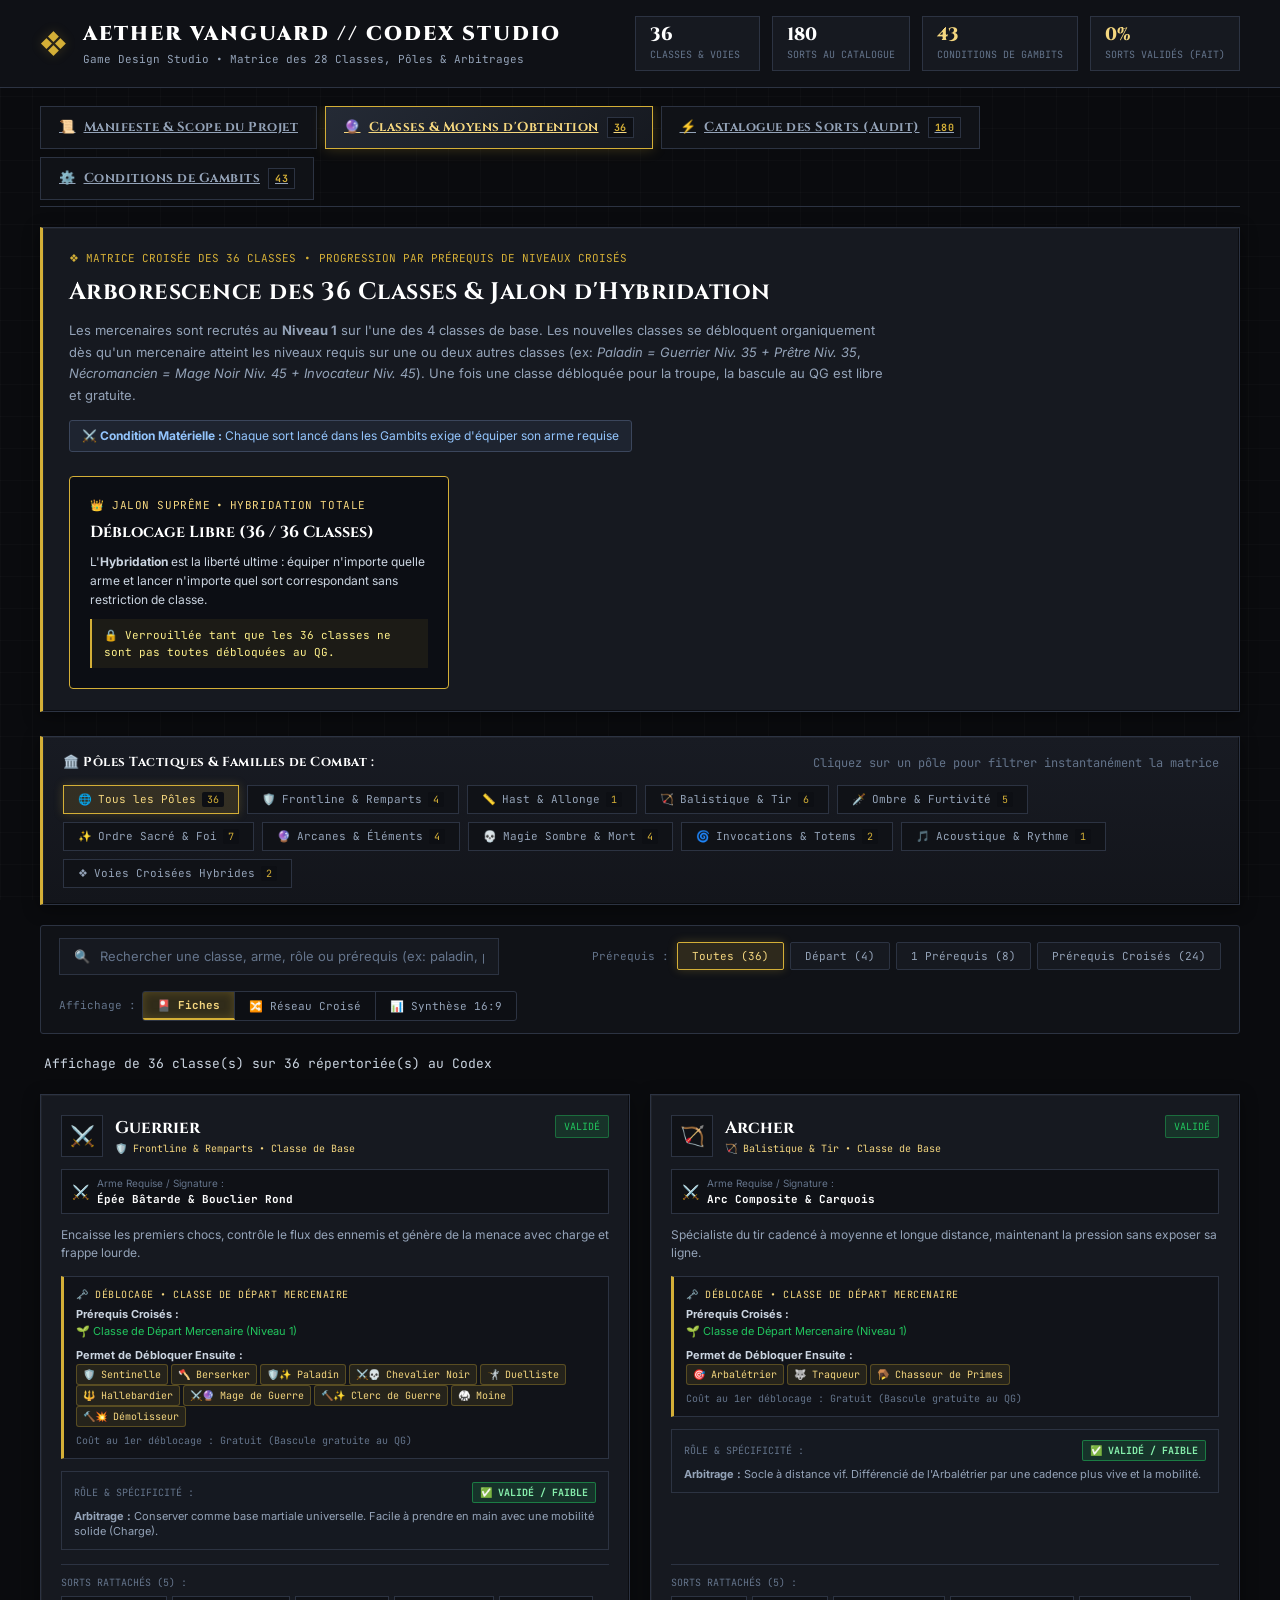
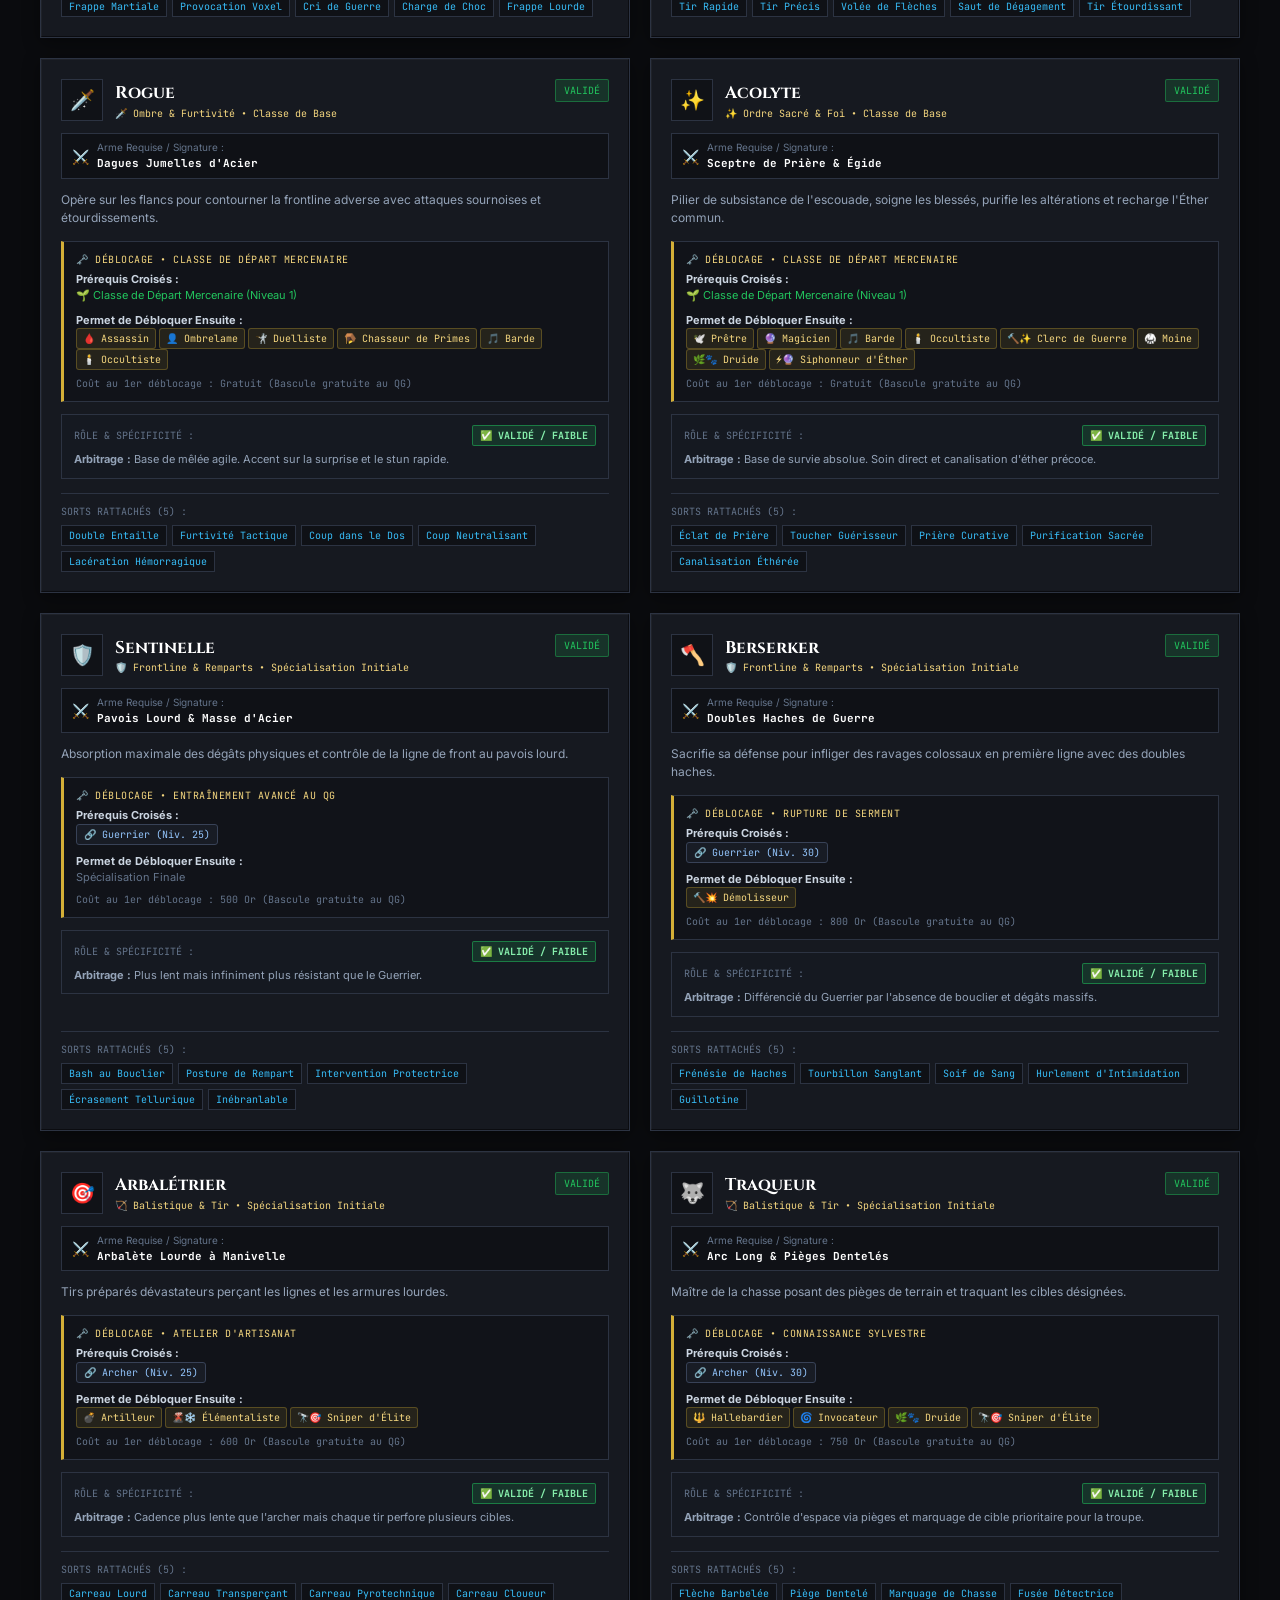
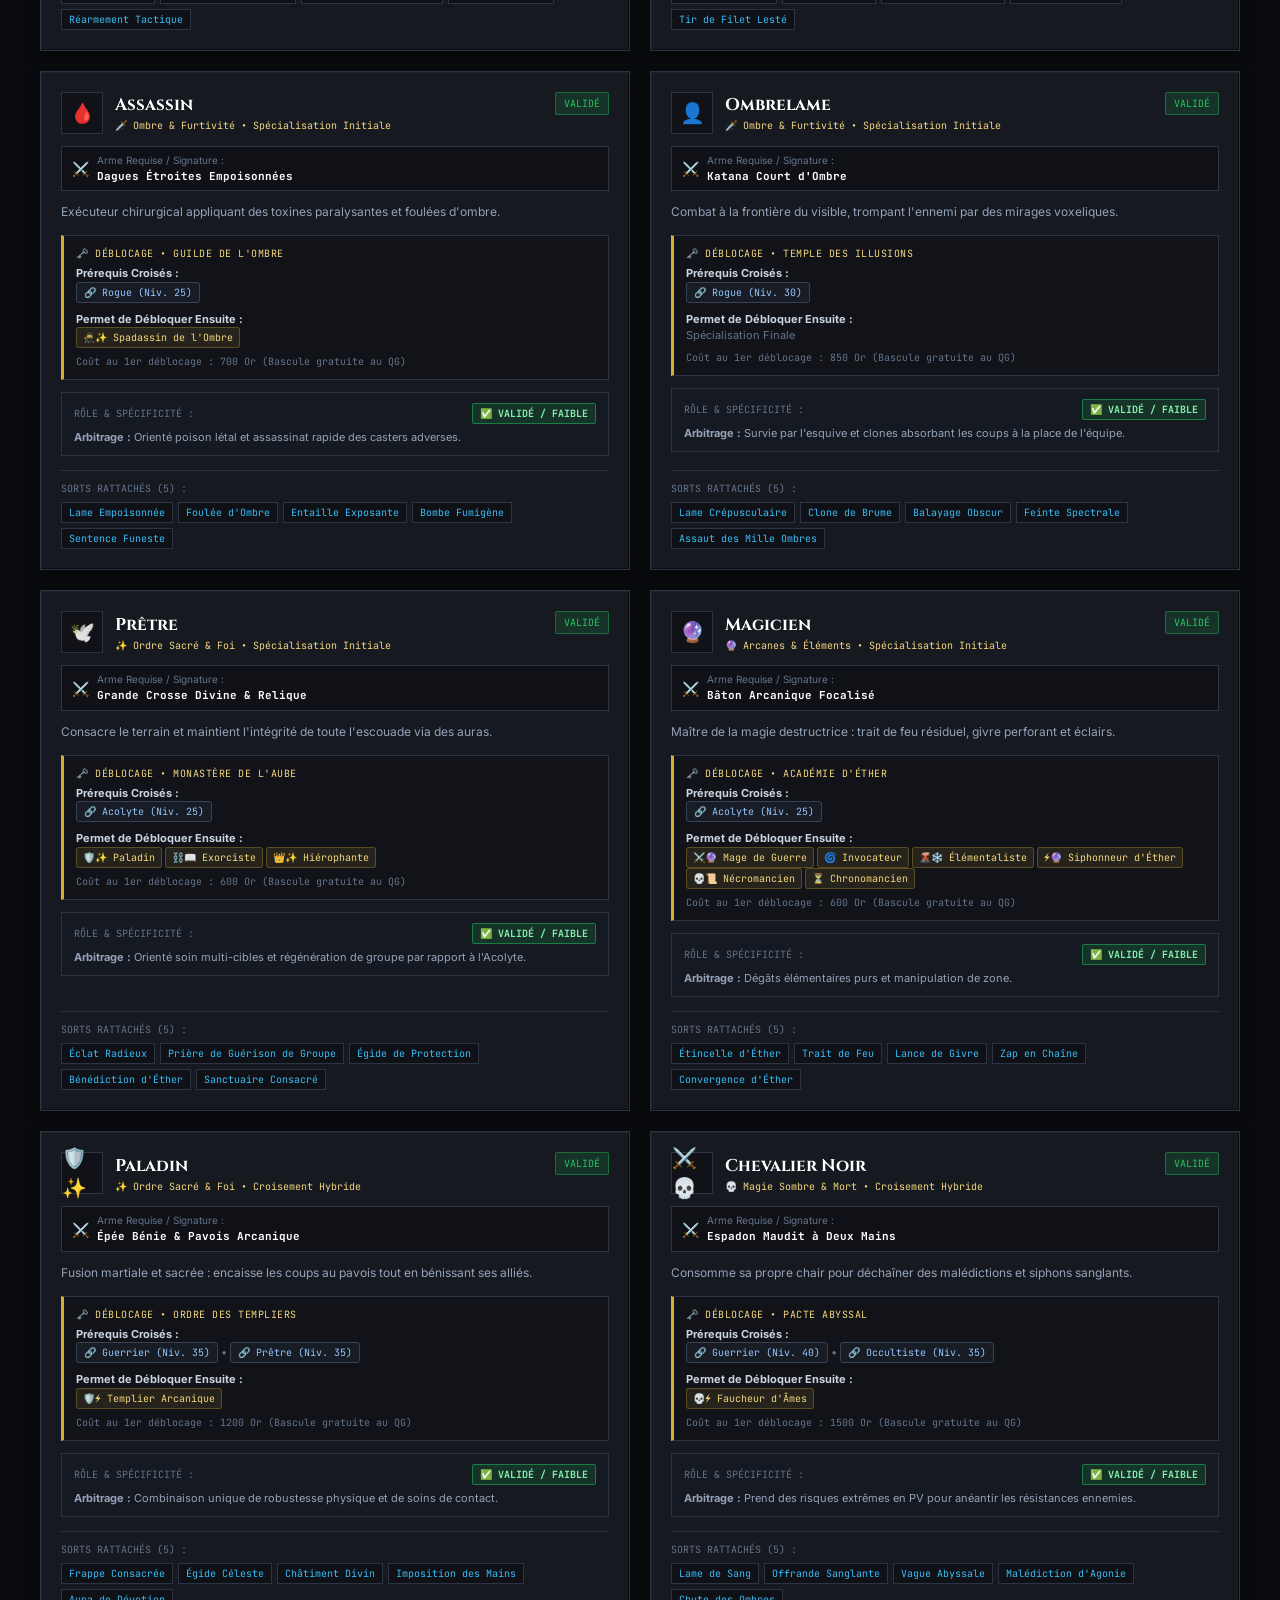
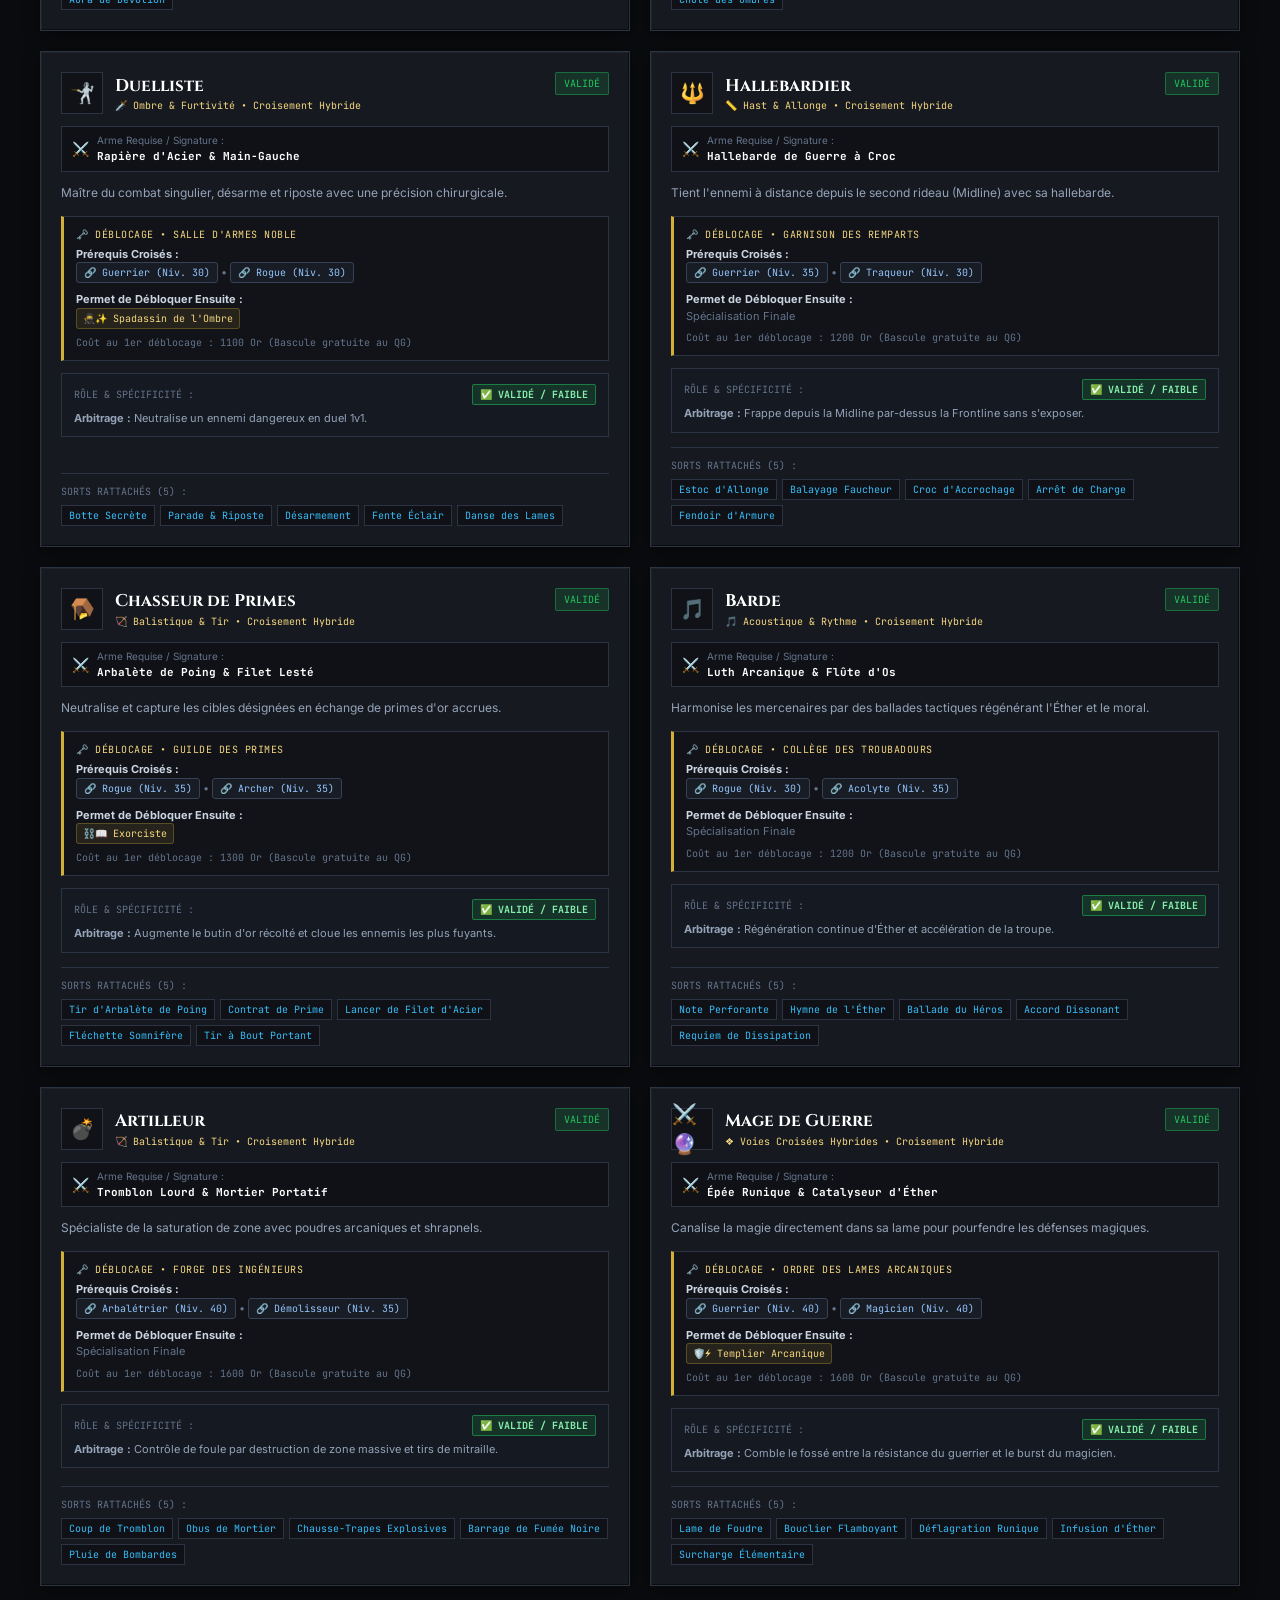
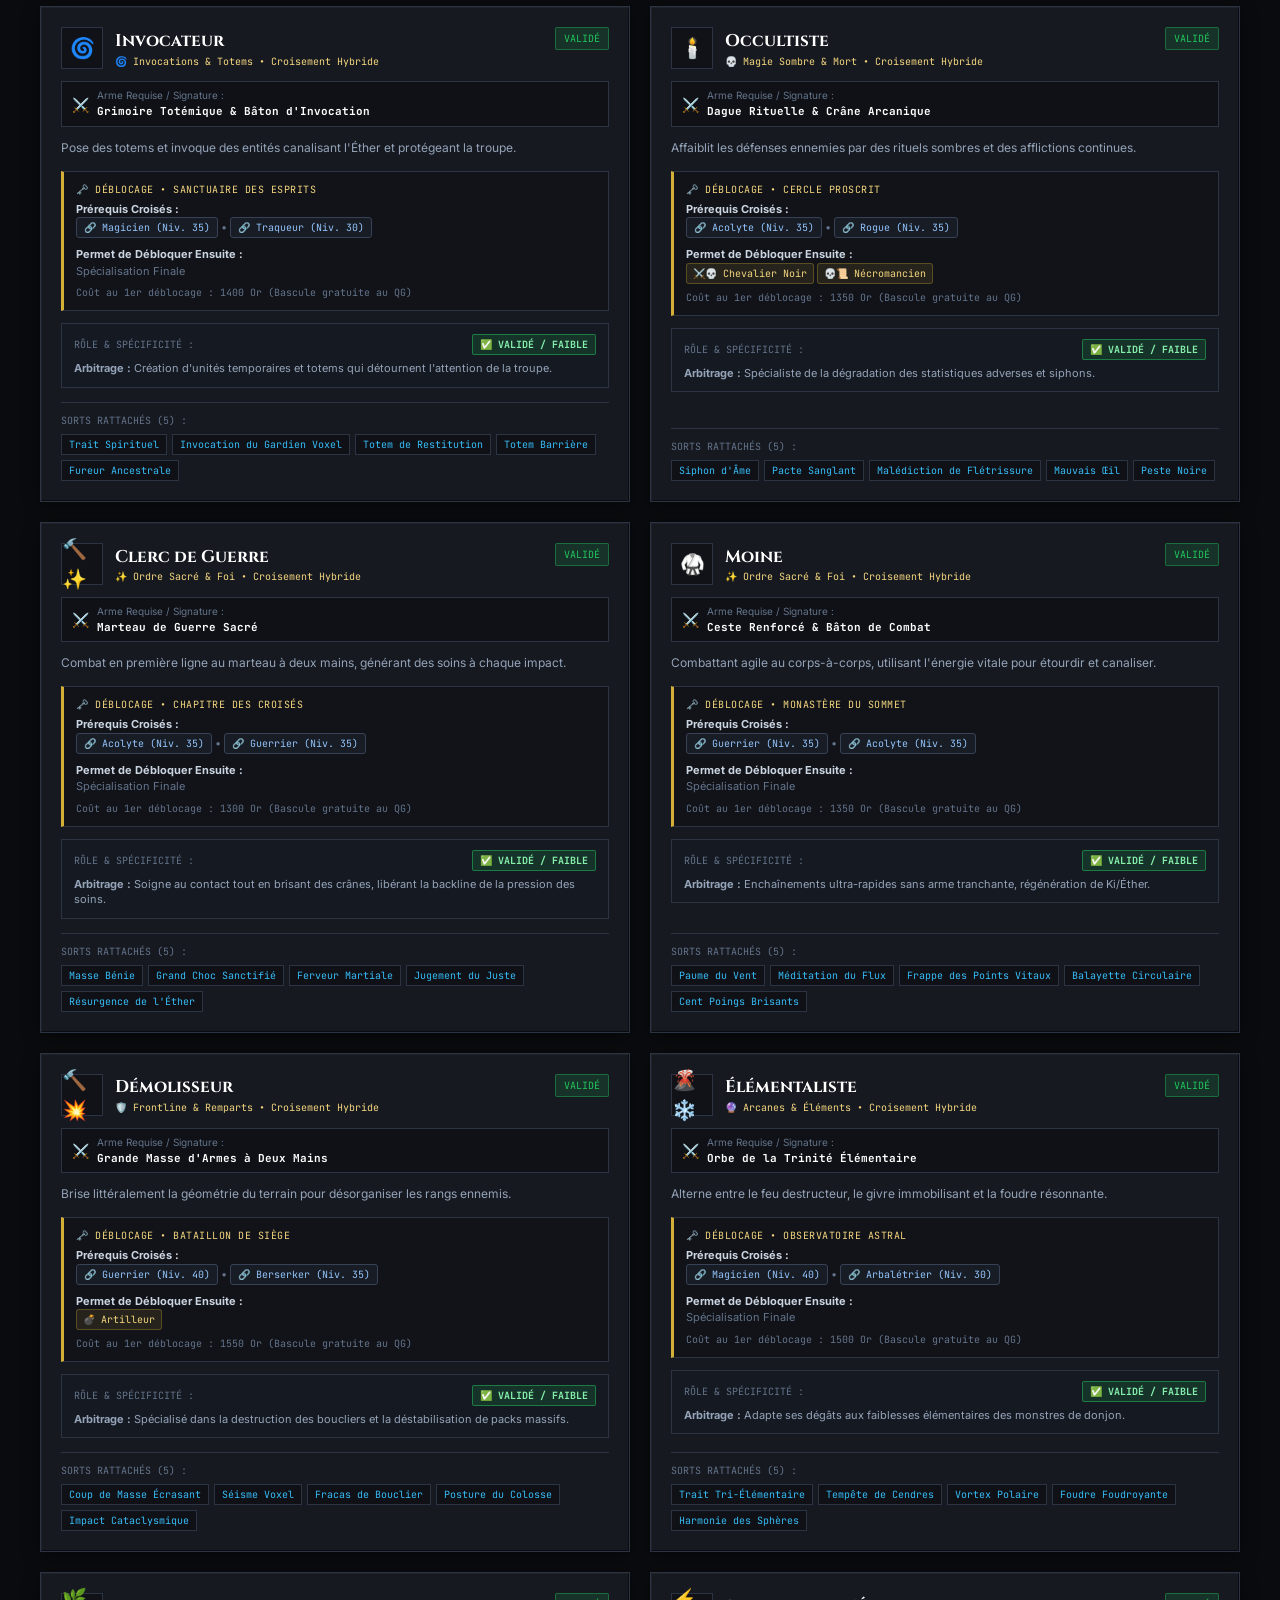
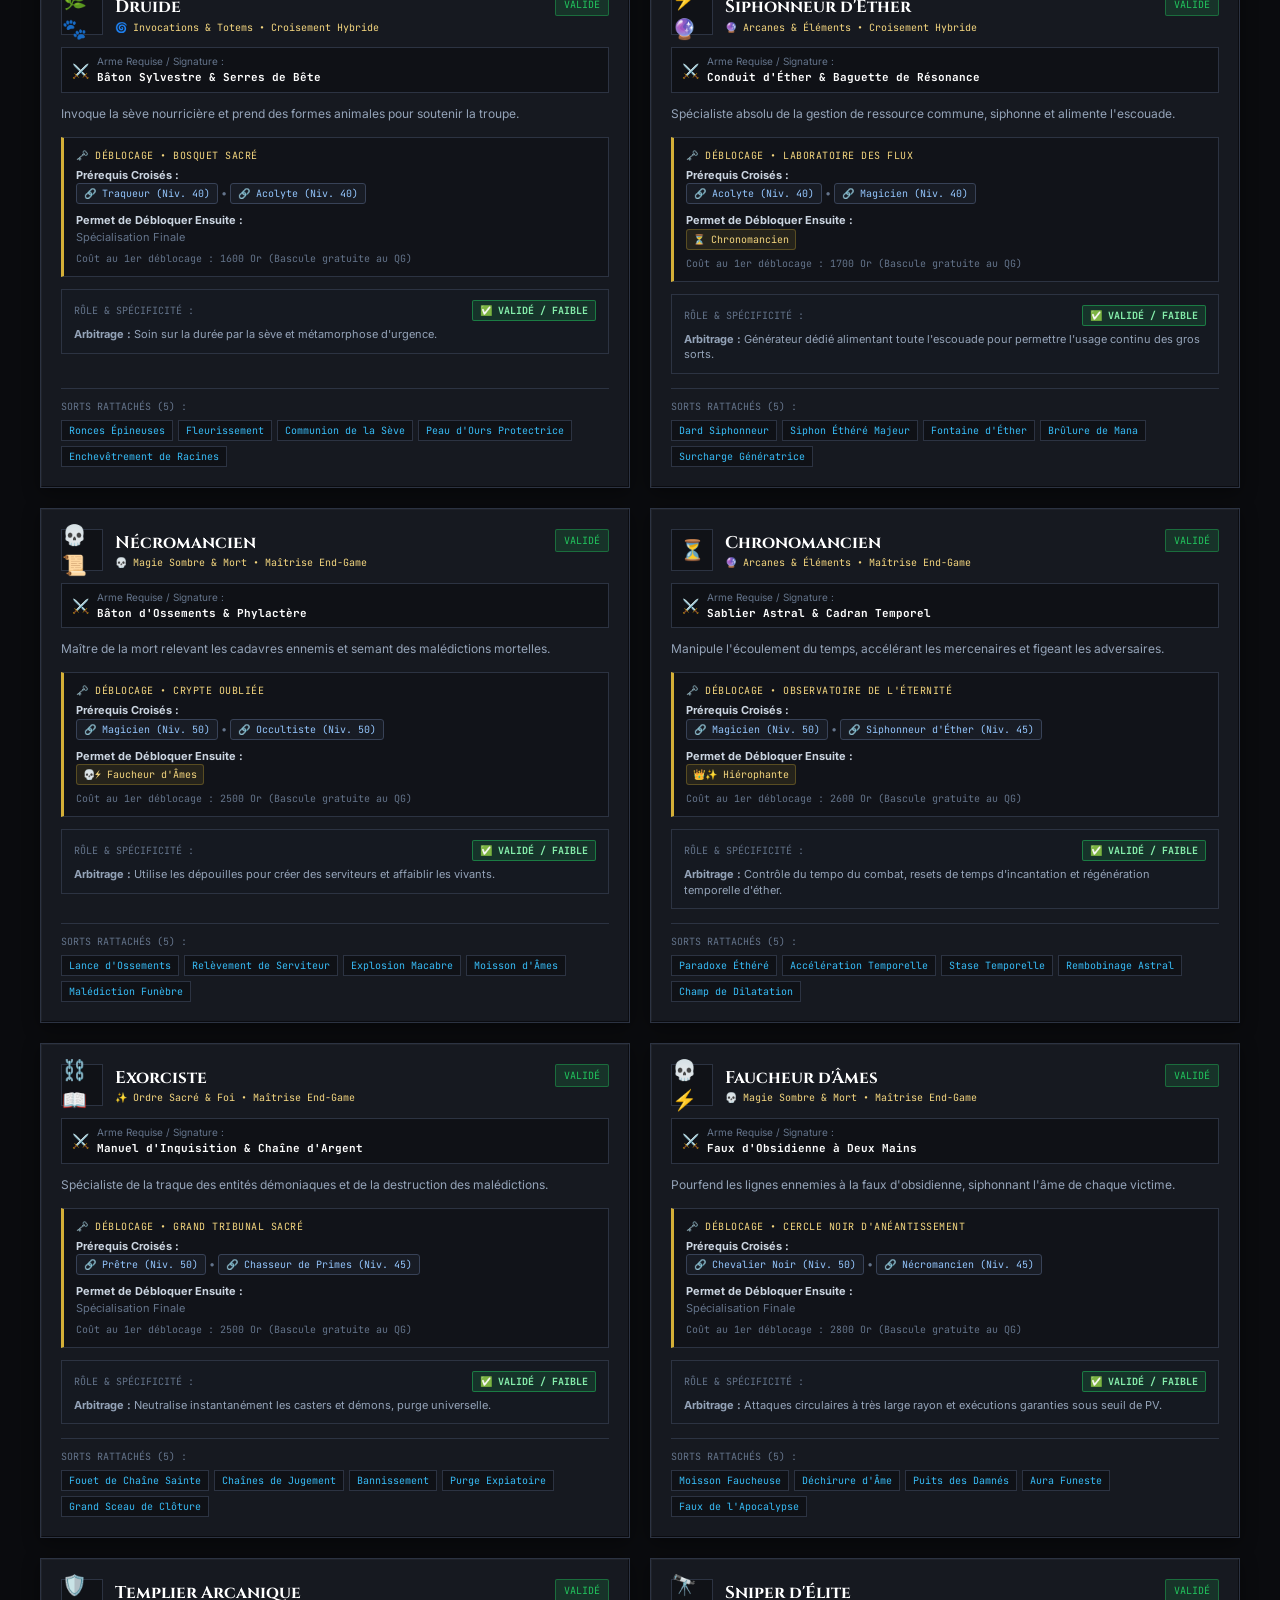
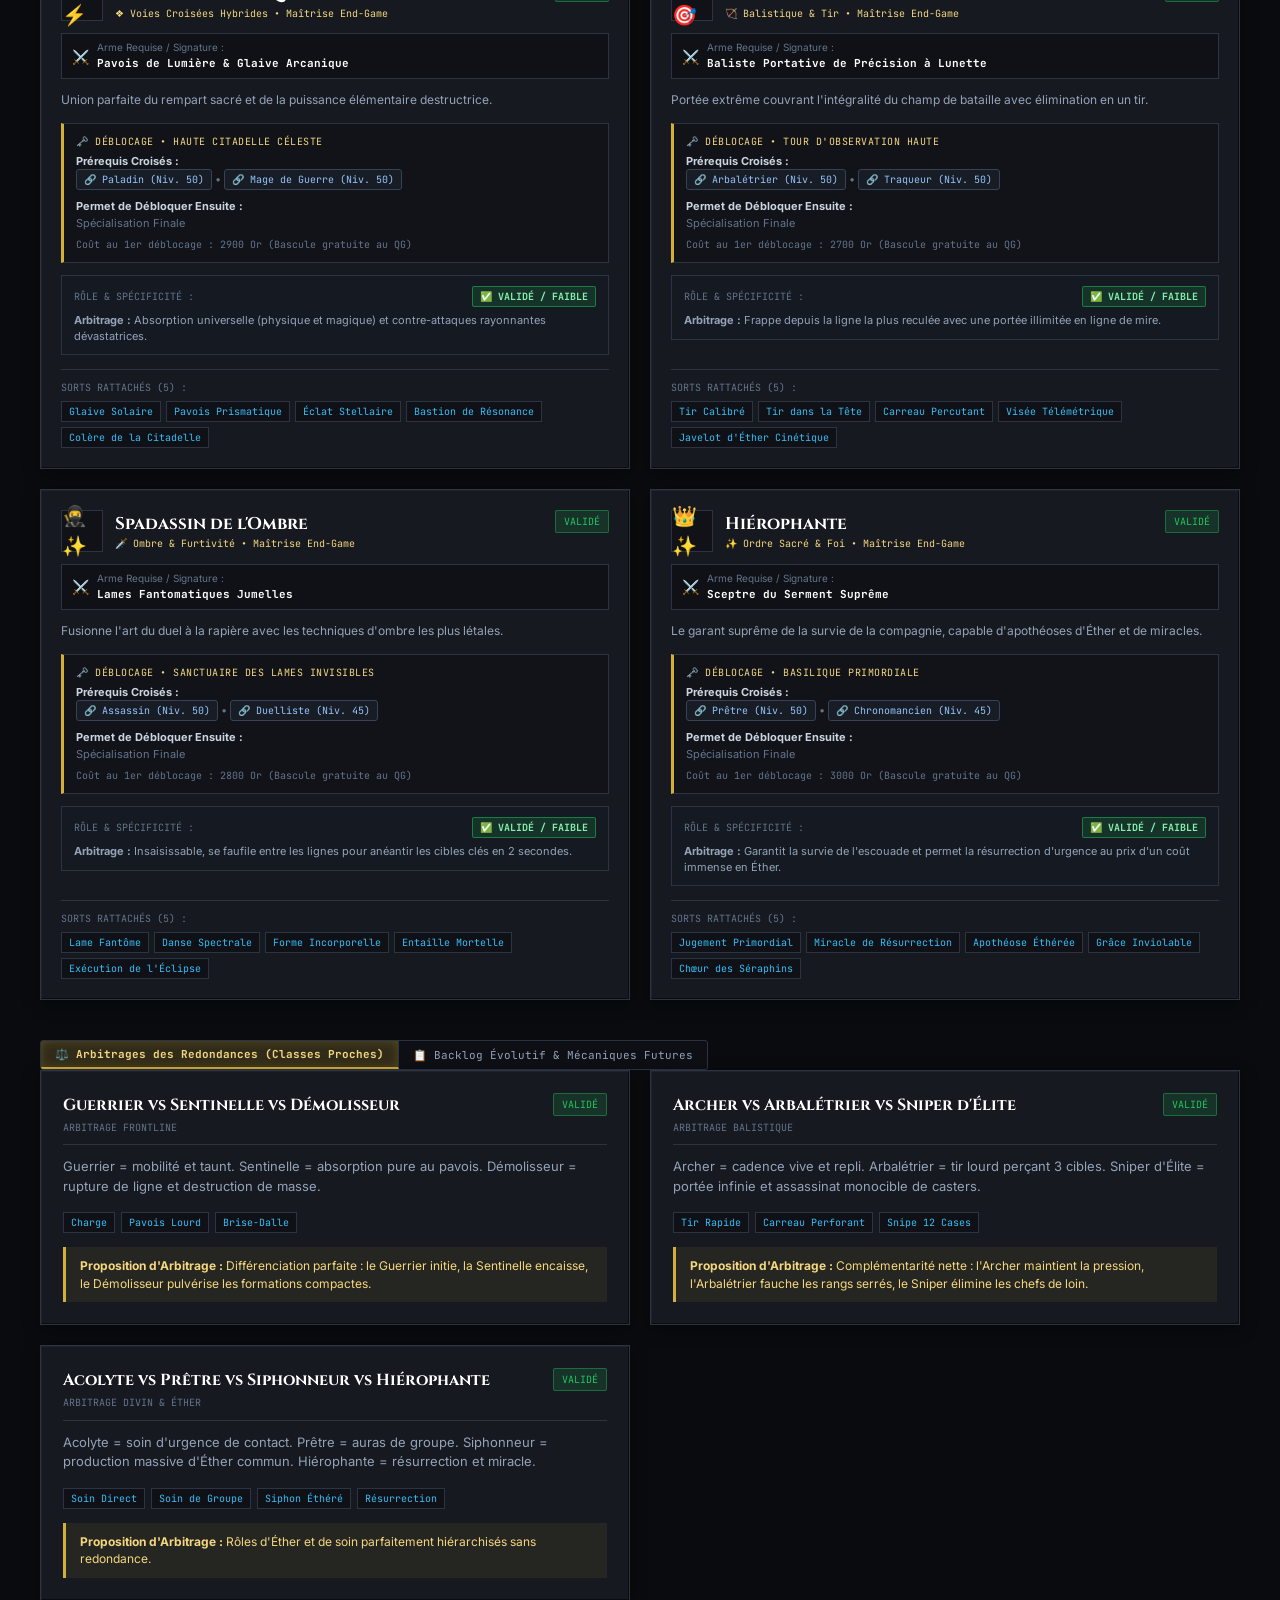
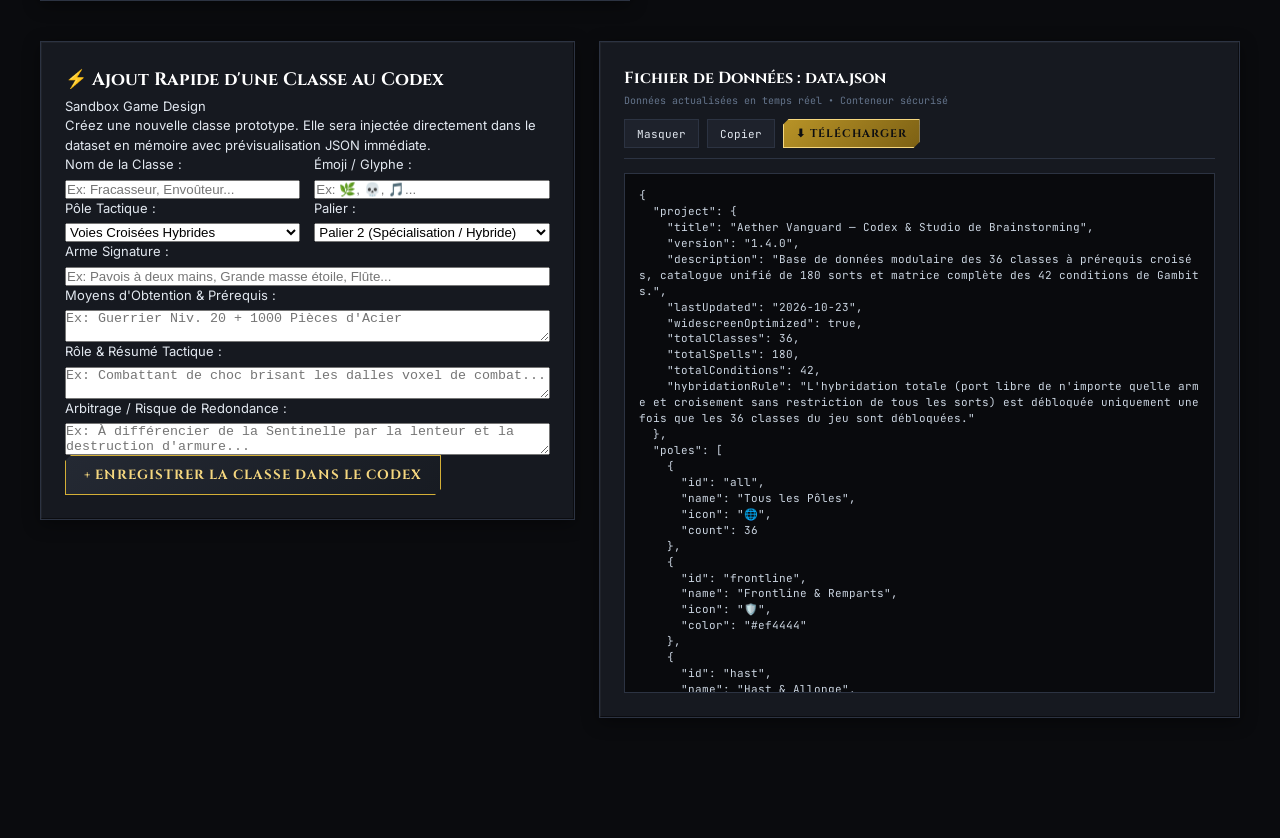
<file: brainstorm/classes.html>
<!DOCTYPE html>
<html lang="fr">
<head>
  <meta charset="UTF-8">
  <meta name="viewport" content="width=device-width, initial-scale=1.0">
  <title>Aether Vanguard — Classes &amp; Pôles Tactiques (Codex Studio)</title>
  <meta name="description" content="Matrice des classes, moyens d'obtention, pôles tactiques et analyse des redondances pour Aether Vanguard RPG.">
  <link rel="preconnect" href="https://fonts.googleapis.com">
  <link rel="preconnect" href="https://fonts.gstatic.com" crossorigin>
  <link href="https://fonts.googleapis.com/css2?family=Cinzel:wght@600;700;900&family=JetBrains+Mono:wght@400;500;700&family=Inter:wght@300;400;500;600;700&display=swap" rel="stylesheet">
  <link rel="stylesheet" href="style.css">
</head>
<body class="dark-theme">
  <!-- Subtle Orthogonal Grid Backdrop -->
  <div class="voxel-grid-overlay" aria-hidden="true"></div>

  <!-- App Header & KPI Bar (16:9 Widescreen Optimized) -->
  <header class="app-header">
    <div class="container header-layout">
      <div class="header-brand">
        <span class="brand-crest">❖</span>
        <div>
          <h1 class="brand-title">AETHER VANGUARD // CODEX STUDIO</h1>
          <span class="brand-sub">Game Design Studio &bull; Matrice des 28 Classes, Pôles &amp; Arbitrages</span>
        </div>
      </div>

      <!-- Quick Metrics Bar -->
      <div class="header-metrics">
        <div class="metric-box">
          <span class="metric-val" id="metric-total-classes">36</span>
          <span class="metric-lbl">Classes &amp; Voies</span>
        </div>
        <div class="metric-box">
          <span class="metric-val" id="metric-total-spells">180</span>
          <span class="metric-lbl">Sorts au Catalogue</span>
        </div>
        <div class="metric-box">
          <span class="metric-val text-gold" id="metric-total-conditions">42</span>
          <span class="metric-lbl">Conditions de Gambits</span>
        </div>
        <div class="metric-box metric-progress-box">
          <div class="metric-val text-gold" id="metric-completion">100%</div>
          <span class="metric-lbl">Sorts Validés (Fait)</span>
        </div>
      </div>
    </div>
  </header>

  <!-- Multi-Page Global Navigation Bar -->
  <nav class="view-navigation container" aria-label="Navigation principale">
    <div class="view-tabs-list">
      <a href="index.html" class="view-tab-btn">
        <span class="tab-icon">📜</span>
        <span>Manifeste &amp; Scope du Projet</span>
      </a>
      <a href="classes.html" class="view-tab-btn active">
        <span class="tab-icon">🔮</span>
        <span>Classes &amp; Moyens d'Obtention</span>
        <span class="tab-badge" id="tab-badge-classes-count">36</span>
      </a>
      <a href="spells.html" class="view-tab-btn">
        <span class="tab-icon">⚡</span>
        <span>Catalogue des Sorts (Audit)</span>
        <span class="tab-badge" id="tab-badge-spells-count">180</span>
      </a>
      <a href="conditions.html" class="view-tab-btn">
        <span class="tab-icon">⚙️</span>
        <span>Conditions de Gambits</span>
        <span class="tab-badge" id="tab-badge-conditions-count">42</span>
      </a>
    </div>
  </nav>

  <!-- Main Views Container -->
  <main class="container main-content">

    <!-- =========================================================================
         CLASSES & MOYENS D'OBTENTION
         ========================================================================= -->
    <section class="app-view active-view" id="view-classes">

      <!-- Crossed Progression & Hybridization Banner -->
      <div class="manifesto-card voxel-bevel" style="margin-bottom: 24px; border-left: 3px solid var(--accent-gold); padding: 22px 26px;">
        <div style="display:flex; justify-content:space-between; align-items:stretch; flex-wrap:wrap; gap:24px;">
          <div style="max-width: 820px; display:flex; flex-direction:column; justify-content:center;">
            <div style="display:inline-flex; align-items:center; gap:8px; font-family:var(--font-mono); font-size:11px; color:var(--accent-gold); margin-bottom:8px;">
              <span>❖ MATRICE CROISÉE DES 36 CLASSES</span>
              <span>&bull;</span>
              <span>PROGRESSION PAR PRÉREQUIS DE NIVEAUX CROISÉS</span>
            </div>
            <h2 style="font-family:var(--font-serif); font-size:24px; color:#fff; margin-bottom:10px; letter-spacing:0.02em;">
              Arborescence des 36 Classes &amp; Jalon d'Hybridation
            </h2>
            <p style="color:var(--text-muted); font-size:13px; line-height:1.65; margin-bottom:14px;">
              Les mercenaires sont recrutés au <strong>Niveau 1</strong> sur l'une des 4 classes de base. Les nouvelles classes se débloquent organiquement dès qu'un mercenaire atteint les niveaux requis sur une ou deux autres classes (ex: <em>Paladin = Guerrier Niv. 35 + Prêtre Niv. 35</em>, <em>Nécromancien = Mage Noir Niv. 45 + Invocateur Niv. 45</em>). Une fois une classe débloquée pour la troupe, la bascule au QG est libre et gratuite.
            </p>
            <div style="display:flex; flex-wrap:wrap; gap:12px; font-size:12px;">
              <span class="badge-custom" style="background:#1e2430; border:1px solid #3b465c; color:#93c5fd; padding:6px 12px; border-radius:3px;">
                ⚔️ <strong>Condition Matérielle :</strong> Chaque sort lancé dans les Gambits exige d'équiper son arme requise
              </span>
            </div>
          </div>

          <!-- Hybridation Lock/Unlock Box -->
          <div style="background:#0c0e14; border:1px solid var(--accent-gold); padding:20px; border-radius:4px; min-width:320px; max-width:380px; display:flex; flex-direction:column; justify-content:space-between;">
            <div>
              <div style="font-family:var(--font-mono); font-size:11px; color:var(--accent-gold-light); margin-bottom:6px; letter-spacing:0.05em; display:flex; align-items:center; gap:6px;">
                <span>👑 JALON SUPRÊME</span>
                <span>&bull;</span>
                <span>HYBRIDATION TOTALE</span>
              </div>
              <div style="font-family:var(--font-serif); font-size:16px; font-weight:700; color:#fff; margin-bottom:8px;">
                Déblocage Libre (36 / 36 Classes)
              </div>
              <p style="color:#cbd5e1; font-size:12px; line-height:1.6; margin-bottom:10px;">
                L'<strong>Hybridation</strong> est la liberté ultime : équiper n'importe quelle arme et lancer n'importe quel sort correspondant sans restriction de classe.
              </p>
            </div>
            <div style="background:rgba(212,175,55,0.08); border-left:2px solid var(--accent-gold); padding:8px 12px; font-size:11px; color:#fef08a; font-family:var(--font-mono);">
              🔒 Verrouillée tant que les 36 classes ne sont pas toutes débloquées au QG.
            </div>
          </div>
        </div>
      </div>
      
      <!-- Pôles Tactiques Macro Bar -->
      <div class="poles-macro-bar voxel-bevel" style="padding: 16px 20px; margin-bottom: 20px;">
        <div class="poles-bar-header" style="margin-bottom: 12px;">
          <span class="poles-bar-title" style="font-size: 13px;">🏛️ Pôles Tactiques &amp; Familles de Combat :</span>
          <span class="poles-bar-sub" style="font-size: 12px;">Cliquez sur un pôle pour filtrer instantanément la matrice</span>
        </div>
        <div class="poles-pills-list" id="poles-container">
          <!-- Dynamically populated by app.js -->
        </div>
      </div>

      <!-- Classes Toolbar & Controls -->
      <div class="view-toolbar classes-toolbar" style="padding: 12px 18px; background: var(--bg-iron); border: 1px solid var(--border-steel); margin-bottom: 20px; border-radius: 3px;">
        <div class="toolbar-search" style="max-width: 440px; min-width: 280px;">
          <span class="search-icon">🔍</span>
          <input type="text" id="class-search-input" placeholder="Rechercher une classe, arme, rôle ou prérequis (ex: paladin, pavois, masse, guerrier)..." aria-label="Recherche de classe">
        </div>

        <div class="toolbar-filters">
          <span class="filter-label">Prérequis :</span>
          <button type="button" class="filter-pill-req active" data-req="all">Toutes (36)</button>
          <button type="button" class="filter-pill-req" data-req="base">Départ (4)</button>
          <button type="button" class="filter-pill-req" data-req="single">1 Prérequis (8)</button>
          <button type="button" class="filter-pill-req" data-req="crossed">Prérequis Croisés (24)</button>
        </div>

        <div class="toolbar-view-mode">
          <span class="filter-label">Affichage :</span>
          <div class="btn-group-toggle">
            <button type="button" class="btn-toggle active" id="btn-mode-cards" title="Vue Fiches Détaillées">🎴 Fiches</button>
            <button type="button" class="btn-toggle" id="btn-mode-network" title="Vue Arborescence &amp; Réseau Croisé">🔀 Réseau Croisé</button>
            <button type="button" class="btn-toggle" id="btn-mode-matrix" title="Vue Tableau de Synthèse 16:9">📊 Synthèse 16:9</button>
          </div>
        </div>
      </div>

      <!-- Classes Results Info -->
      <div class="results-meta-row" style="margin: 0 0 20px 0; padding: 0 4px;">
        <span id="classes-results-count" class="results-count-text" style="font-size: 13px; color: #cbd5e1; font-family: var(--font-mono);">Chargement des classes...</span>
      </div>

      <!-- Mode 1 : Cards Grid Container -->
      <div class="classes-matrix-grid" id="classes-cards-container">
        <!-- Rendered dynamically by app.js -->
      </div>

      <!-- Mode 2 : Crossed Network / Progression Tree View (Hidden by default) -->
      <div class="classes-network-wrapper voxel-bevel" id="classes-network-container" style="display: none; padding: 24px; margin-top: 16px;">
        <!-- Rendered dynamically by app.js -->
      </div>

      <!-- Mode 3 : Compact Matrix Table Container (Hidden by default) -->
      <div class="classes-table-wrapper voxel-bevel" id="classes-matrix-table-container" style="display: none;">
        <table class="classes-matrix-table" id="classes-matrix-table">
          <thead>
            <tr>
              <th>Classe</th>
              <th>Pôle &amp; Palier</th>
              <th>Arme Signature</th>
              <th>Rôle Tactique</th>
              <th>Moyen d'Obtention</th>
              <th>Risque Redondance</th>
              <th>Arbitrage / Différenciation Clé</th>
              <th>Sorts</th>
            </tr>
          </thead>
          <tbody id="classes-matrix-tbody">
            <!-- Populated dynamically -->
          </tbody>
        </table>
      </div>
    </section>

    <!-- =========================================================================
         ARBITRAGES & REDONDANCES
         ========================================================================= -->
    <section class="app-view active-view" id="view-brainstorm" style="margin-top: 40px;">
      <div class="brainstorm-subnav">
        <div class="btn-group-toggle">
          <button type="button" class="btn-toggle active" id="btn-show-arbitrages">
            ⚖️ Arbitrages des Redondances (Classes Proches)
          </button>
          <button type="button" class="btn-toggle" id="btn-show-backlog">
            📋 Backlog Évolutif &amp; Mécaniques Futures
          </button>
        </div>
      </div>

      <!-- Sub-view 1 : Arbitrages Grid -->
      <div id="section-arbitrages">
        <div class="arbitrages-grid" id="arbitrages-container">
          <!-- Rendered dynamically by app.js -->
        </div>
      </div>

      <!-- Sub-view 2 : Feature Backlog Grid -->
      <div id="section-backlog" style="display: none;">
        <div class="backlog-filters-row">
          <span class="filter-label">Catégorie :</span>
          <button type="button" class="filter-pill-backlog active" data-cat="all">Toutes</button>
          <button type="button" class="filter-pill-backlog" data-cat="Combat">Combat</button>
          <button type="button" class="filter-pill-backlog" data-cat="Progression">Progression</button>
          <button type="button" class="filter-pill-backlog" data-cat="UI">Interface</button>
          <button type="button" class="filter-pill-backlog" data-cat="Contenu">Contenu</button>
        </div>
        <div class="features-grid" id="backlog-features-container">
          <!-- Rendered dynamically by app.js -->
        </div>
      </div>
    </section>

    <!-- =========================================================================
         BAC À SABLE & EXPORT JSON
         ========================================================================= -->
    <section class="app-view active-view" id="view-editor" style="margin-top: 40px; margin-bottom: 60px;">
      <div class="editor-grid">
        <!-- Left : Fast Class Creator Form -->
        <div class="editor-form-card voxel-bevel">
          <div class="card-title-row">
            <h3>⚡ Ajout Rapide d'une Classe au Codex</h3>
            <span class="tag tag-dim">Sandbox Game Design</span>
          </div>
          <p class="form-intro-desc">
            Créez une nouvelle classe prototype. Elle sera injectée directement dans le dataset en mémoire avec prévisualisation JSON immédiate.
          </p>

          <form id="form-create-class" class="creator-form">
            <div class="form-row-2">
              <div class="form-group">
                <label for="new-class-name">Nom de la Classe :</label>
                <input type="text" id="new-class-name" required placeholder="Ex: Fracasseur, Envoûteur...">
              </div>
              <div class="form-group">
                <label for="new-class-avatar">Émoji / Glyphe :</label>
                <input type="text" id="new-class-avatar" placeholder="Ex: 🌿, 💀, 🎵...">
              </div>
            </div>

            <div class="form-row-2">
              <div class="form-group">
                <label for="new-class-pole">Pôle Tactique :</label>
                <select id="new-class-pole">
                  <option value="frontline">Frontline &amp; Remparts</option>
                  <option value="hast">Hast &amp; Allonge</option>
                  <option value="balistique">Balistique &amp; Tir</option>
                  <option value="furtivite">Ombre &amp; Furtivité</option>
                  <option value="divin">Ordre Sacré &amp; Foi</option>
                  <option value="arcanique">Arcanes &amp; Éléments</option>
                  <option value="occulte">Magie Sombre &amp; Mort</option>
                  <option value="invocation">Invocations &amp; Totems</option>
                  <option value="acoustique">Acoustique &amp; Rythme</option>
                  <option value="hybride" selected>Voies Croisées Hybrides</option>
                </select>
              </div>
              <div class="form-group">
                <label for="new-class-tier">Palier :</label>
                <select id="new-class-tier">
                  <option value="1">Palier 1 (Base)</option>
                  <option value="2" selected>Palier 2 (Spécialisation / Hybride)</option>
                  <option value="3">Palier 3 (Ascension Parangon)</option>
                </select>
              </div>
            </div>

            <div class="form-group">
              <label for="new-class-weapon">Arme Signature :</label>
              <input type="text" id="new-class-weapon" placeholder="Ex: Pavois à deux mains, Grande masse étoile, Flûte...">
            </div>

            <div class="form-group">
              <label for="new-class-obtainment">Moyens d'Obtention &amp; Prérequis :</label>
              <textarea id="new-class-obtainment" rows="2" placeholder="Ex: Guerrier Niv. 20 + 1000 Pièces d'Acier"></textarea>
            </div>

            <div class="form-group">
              <label for="new-class-summary">Rôle &amp; Résumé Tactique :</label>
              <textarea id="new-class-summary" rows="2" placeholder="Ex: Combattant de choc brisant les dalles voxel de combat..."></textarea>
            </div>

            <div class="form-group">
              <label for="new-class-arbitrage">Arbitrage / Risque de Redondance :</label>
              <textarea id="new-class-arbitrage" rows="2" placeholder="Ex: À différencier de la Sentinelle par la lenteur et la destruction d'armure..."></textarea>
            </div>

            <button type="submit" class="btn btn-chamfer btn-primary">
              <span>+ Enregistrer la Classe dans le Codex</span>
            </button>
          </form>
        </div>

        <!-- Right : Contained Raw JSON View & Actions -->
        <div class="editor-json-card voxel-bevel">
          <div class="json-card-header">
            <div>
              <h4>Fichier de Données : data.json</h4>
              <span class="json-sub-text">Données actualisées en temps réel &bull; Conteneur sécurisé</span>
            </div>
            <div class="json-actions">
              <button type="button" class="btn-hud" id="btn-toggle-json" title="Replier ou déplier le visualiseur">Masquer</button>
              <button type="button" class="btn-hud" id="btn-copy-json" title="Copier le JSON">Copier</button>
              <button type="button" class="btn btn-chamfer btn-accent btn-sm" id="btn-download-json">
                <span>⬇ Télécharger</span>
              </button>
            </div>
          </div>
          <div class="json-viewer-container" id="json-viewer-box">
            <pre><code id="json-preview-code">Chargement des données...</code></pre>
          </div>
        </div>
      </div>
    </section>

  </main>

  <script src="app.js"></script>
</body>
</html>
</file>
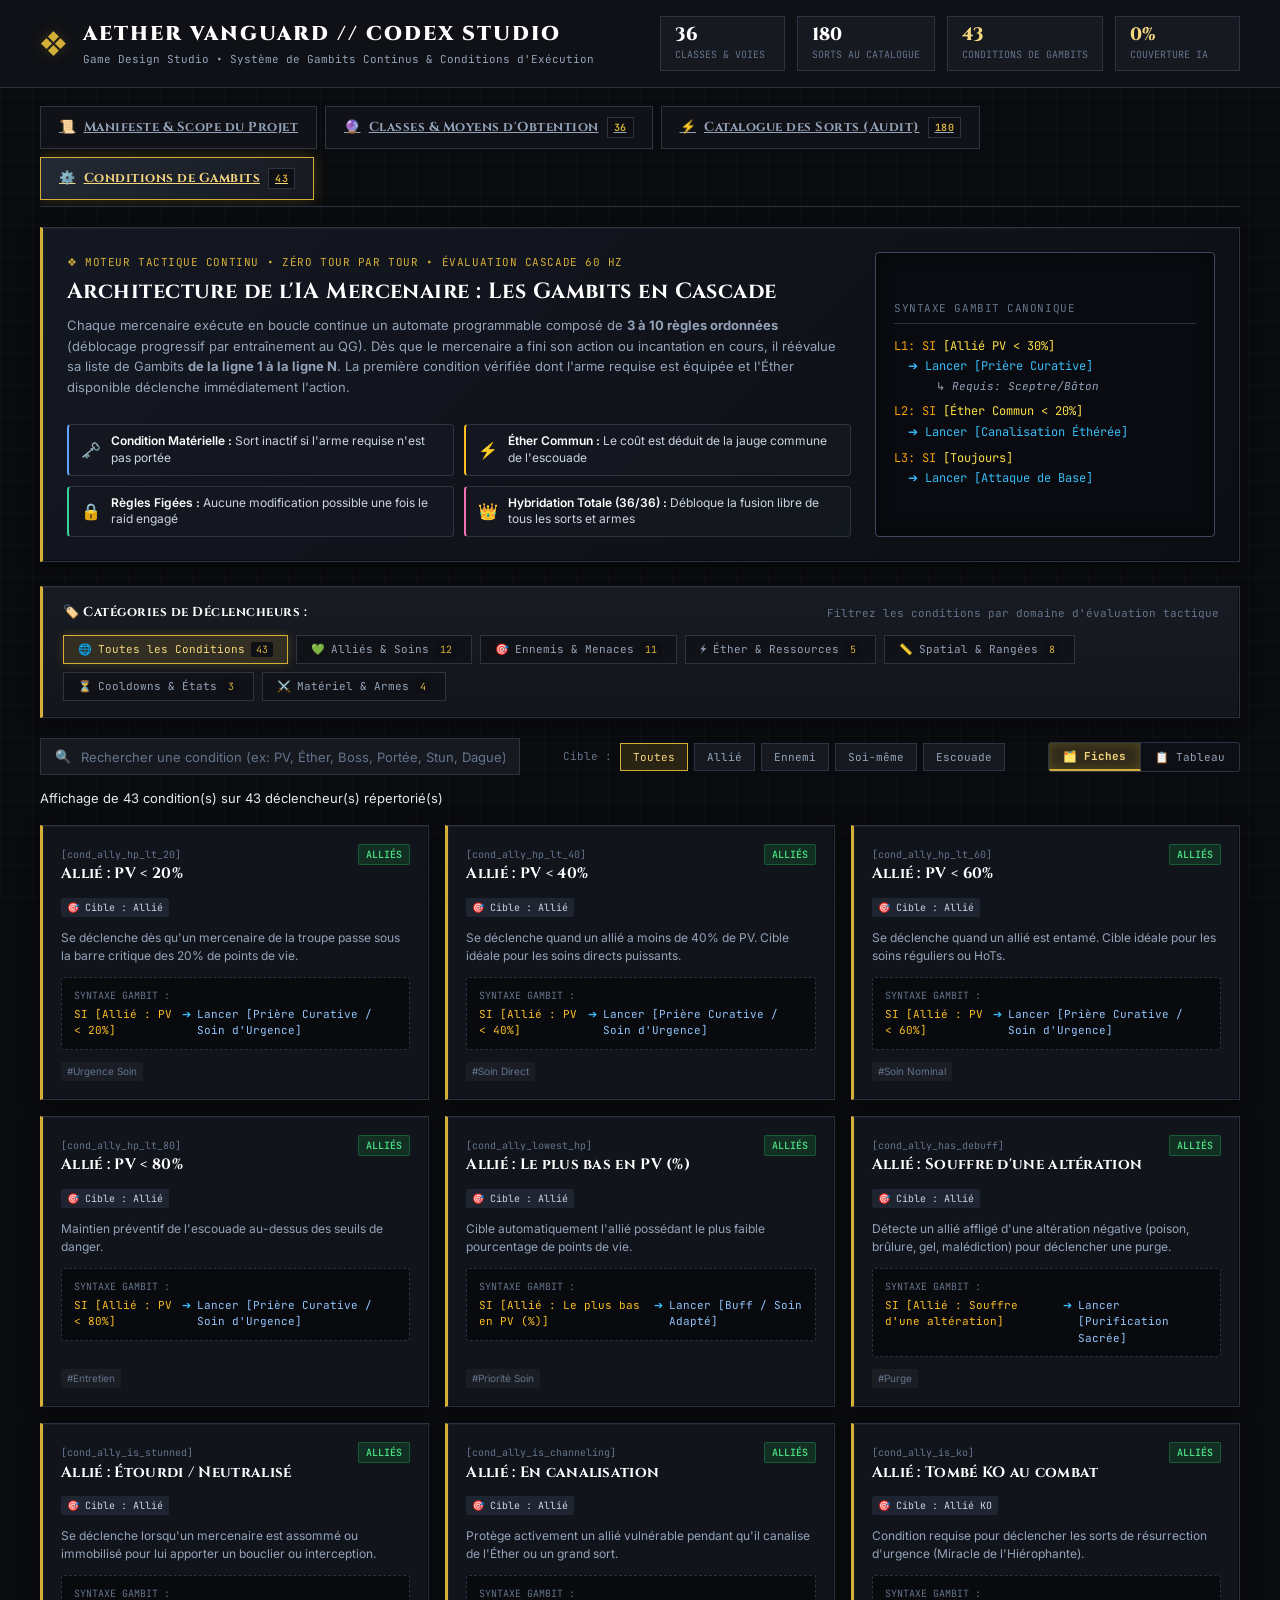
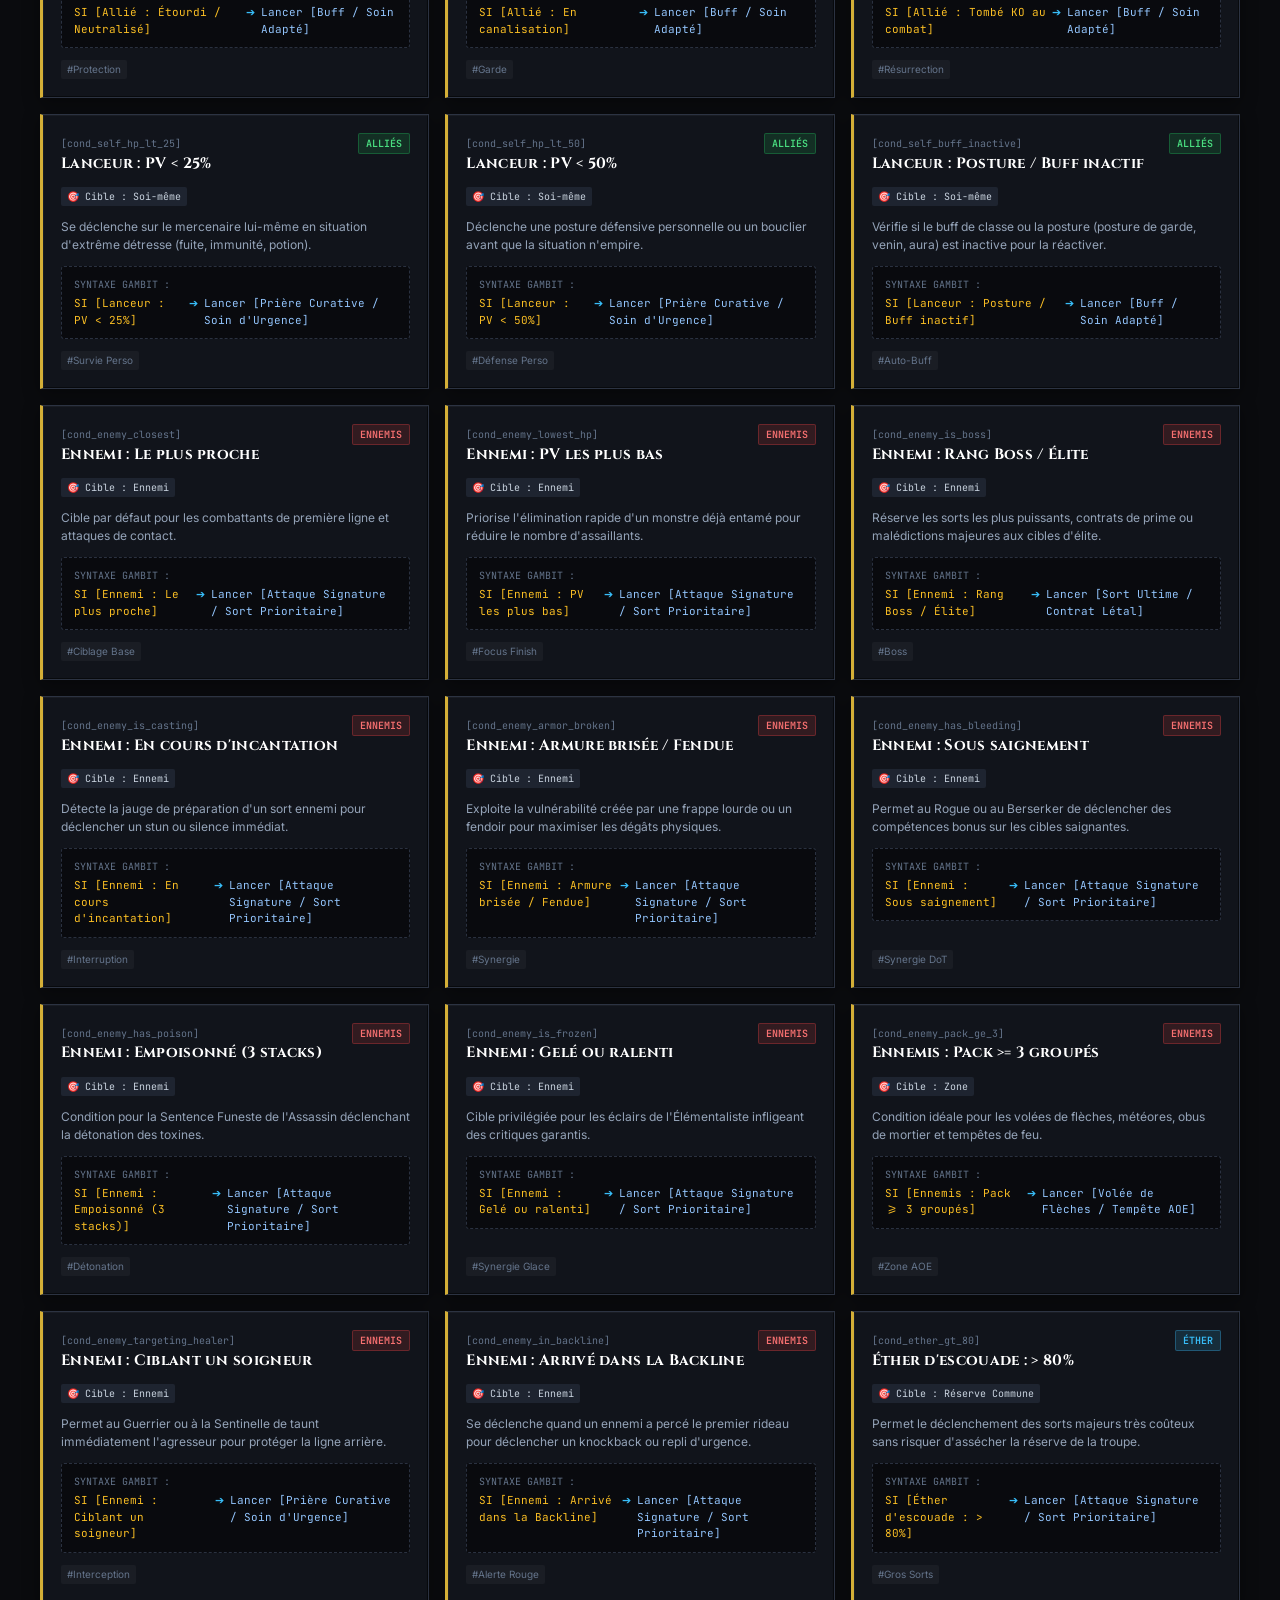
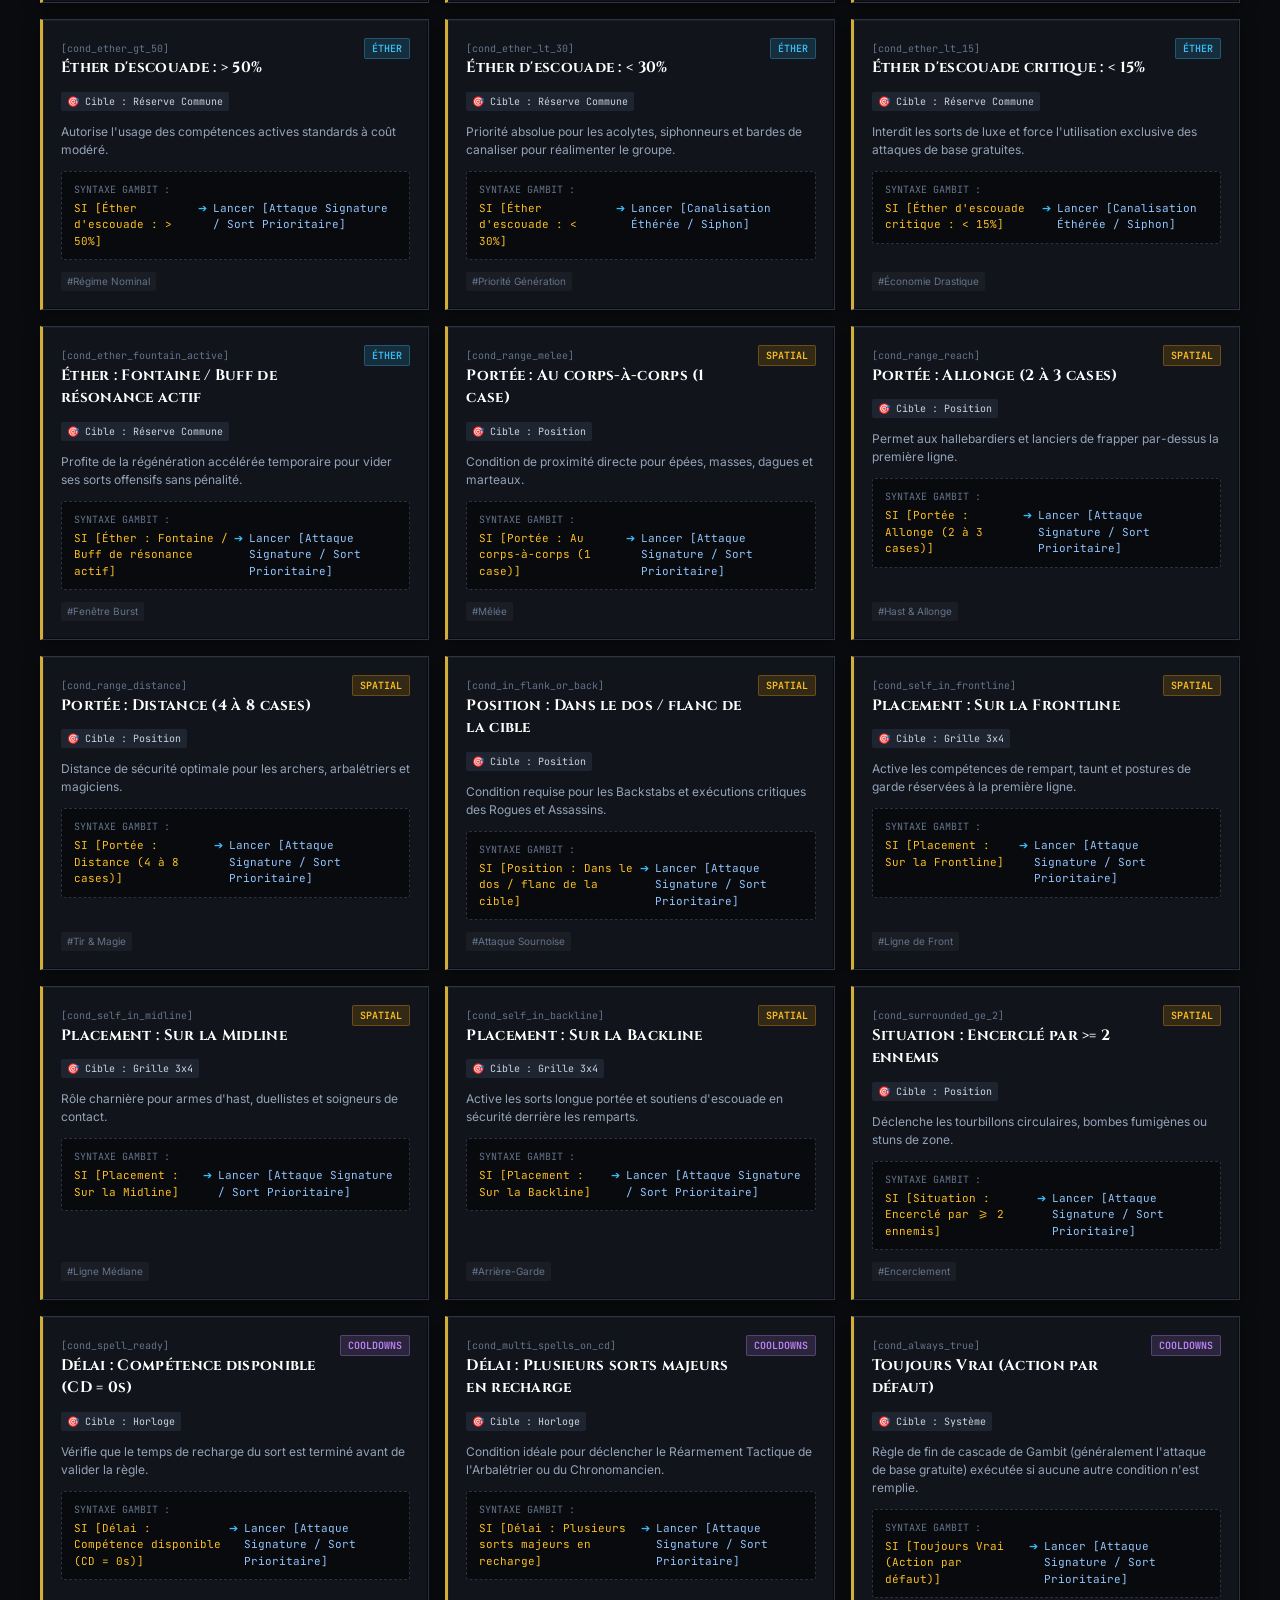
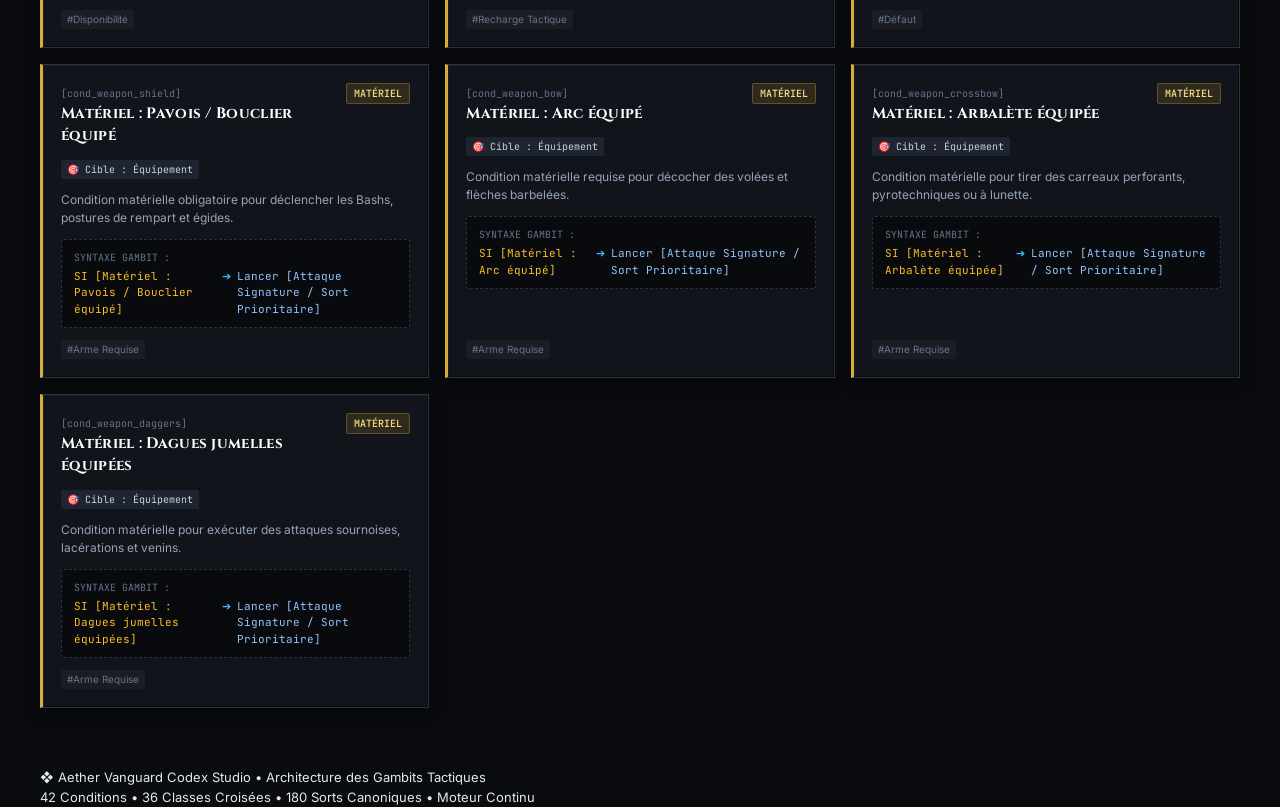
<file: brainstorm/conditions.html>
<!DOCTYPE html>
<html lang="fr">
<head>
  <meta charset="UTF-8">
  <meta name="viewport" content="width=device-width, initial-scale=1.0">
  <title>Aether Vanguard — Conditions de Gambits (Codex Studio)</title>
  <meta name="description" content="Catalogue complet des conditions programmables pour l'IA des 12 mercenaires d'Aether Vanguard. Système de Gambits continus sans tour par tour.">
  <link rel="preconnect" href="https://fonts.googleapis.com">
  <link rel="preconnect" href="https://fonts.gstatic.com" crossorigin>
  <link href="https://fonts.googleapis.com/css2?family=Cinzel:wght@600;700;900&family=JetBrains+Mono:wght@400;500;700&family=Inter:wght@300;400;500;600;700&display=swap" rel="stylesheet">
  <link rel="stylesheet" href="style.css">
</head>
<body class="dark-theme">
  <!-- Subtle Orthogonal Grid Backdrop -->
  <div class="voxel-grid-overlay" aria-hidden="true"></div>

  <!-- App Header & KPI Bar (16:9 Widescreen Optimized) -->
  <header class="app-header">
    <div class="container header-layout">
      <div class="header-brand">
        <span class="brand-crest">❖</span>
        <div>
          <h1 class="brand-title">AETHER VANGUARD // CODEX STUDIO</h1>
          <span class="brand-sub">Game Design Studio &bull; Système de Gambits Continus &amp; Conditions d'Exécution</span>
        </div>
      </div>

      <!-- Quick Metrics Bar -->
      <div class="header-metrics">
        <div class="metric-box">
          <span class="metric-val" id="metric-total-classes">36</span>
          <span class="metric-lbl">Classes &amp; Voies</span>
        </div>
        <div class="metric-box">
          <span class="metric-val" id="metric-total-spells">180</span>
          <span class="metric-lbl">Sorts au Catalogue</span>
        </div>
        <div class="metric-box">
          <span class="metric-val text-gold" id="metric-total-conditions">42</span>
          <span class="metric-lbl">Conditions de Gambits</span>
        </div>
        <div class="metric-box metric-progress-box">
          <div class="metric-val text-gold" id="metric-completion">100%</div>
          <span class="metric-lbl">Couverture IA</span>
        </div>
      </div>
    </div>
  </header>

  <!-- Multi-Page Global Navigation Bar -->
  <nav class="view-navigation container" aria-label="Navigation principale">
    <div class="view-tabs-list">
      <a href="index.html" class="view-tab-btn">
        <span class="tab-icon">📜</span>
        <span>Manifeste &amp; Scope du Projet</span>
      </a>
      <a href="classes.html" class="view-tab-btn">
        <span class="tab-icon">🔮</span>
        <span>Classes &amp; Moyens d'Obtention</span>
        <span class="tab-badge" id="tab-badge-classes-count">36</span>
      </a>
      <a href="spells.html" class="view-tab-btn">
        <span class="tab-icon">⚡</span>
        <span>Catalogue des Sorts (Audit)</span>
        <span class="tab-badge" id="tab-badge-spells-count">180</span>
      </a>
      <a href="conditions.html" class="view-tab-btn active">
        <span class="tab-icon">⚙️</span>
        <span>Conditions de Gambits</span>
        <span class="tab-badge" id="tab-badge-conditions-count">42</span>
      </a>
    </div>
  </nav>

  <!-- Main Views Container -->
  <main class="container main-content">

    <!-- =========================================================================
         CONDITIONS DE GAMBITS & PROGRAMMATION DES MERCENAIRES
         ========================================================================= -->
    <section class="app-view active-view" id="view-conditions">

      <!-- Gambits Core Principles Hero Card -->
      <div class="gambit-hero-card voxel-bevel">
        <div class="gambit-hero-layout">
          <div class="gambit-hero-content">
            <div>
              <div class="gambit-hero-meta">
                <span>❖ MOTEUR TACTIQUE CONTINU</span>
                <span>&bull;</span>
                <span>ZÉRO TOUR PAR TOUR</span>
                <span>&bull;</span>
                <span>ÉVALUATION CASCADE 60 HZ</span>
              </div>
              <h2 class="gambit-hero-title">
                Architecture de l'IA Mercenaire : Les Gambits en Cascade
              </h2>
              <p class="gambit-hero-desc">
                Chaque mercenaire exécute en boucle continue un automate programmable composé de <strong>3 à 10 règles ordonnées</strong> (déblocage progressif par entraînement au QG). Dès que le mercenaire a fini son action ou incantation en cours, il réévalue sa liste de Gambits <strong>de la ligne 1 à la ligne N</strong>. La première condition vérifiée dont l'arme requise est équipée et l'Éther disponible déclenche immédiatement l'action.
              </p>
            </div>
            <div class="gambit-hero-badges">
              <div class="gambit-rule-pill pill-weapon">
                <span class="pill-icon">🗝️</span>
                <div><strong>Condition Matérielle :</strong> Sort inactif si l'arme requise n'est pas portée</div>
              </div>
              <div class="gambit-rule-pill pill-ether">
                <span class="pill-icon">⚡</span>
                <div><strong>Éther Commun :</strong> Le coût est déduit de la jauge commune de l'escouade</div>
              </div>
              <div class="gambit-rule-pill pill-frozen">
                <span class="pill-icon">🔒</span>
                <div><strong>Règles Figées :</strong> Aucune modification possible une fois le raid engagé</div>
              </div>
              <div class="gambit-rule-pill pill-hybrid">
                <span class="pill-icon">👑</span>
                <div><strong>Hybridation Totale (36/36) :</strong> Débloque la fusion libre de tous les sorts et armes</div>
              </div>
            </div>
          </div>

          <!-- Mini Gambit Syntax Box -->
          <aside class="gambit-hero-syntax-box">
            <div class="gambit-hero-syntax-header">
              SYNTAXE GAMBIT CANONIQUE
            </div>
            <div class="gambit-hero-syntax-body">
              <div class="syntax-row">L1: SI <span style="color:#fde047;">[Allié PV &lt; 30%]</span></div>
              <div class="syntax-action">➔ Lancer [Prière Curative]</div>
              <div class="syntax-req">&nbsp;&nbsp;&nbsp;&nbsp;↳ <em>Requis: Sceptre/Bâton</em></div>
              <div class="syntax-row mt-sm">L2: SI <span style="color:#fde047;">[Éther Commun &lt; 20%]</span></div>
              <div class="syntax-action">➔ Lancer [Canalisation Éthérée]</div>
              <div class="syntax-row mt-sm">L3: SI <span style="color:#fde047;">[Toujours]</span></div>
              <div class="syntax-action">➔ Lancer [Attaque de Base]</div>
            </div>
          </aside>
        </div>
      </div>

      <!-- Categories Filter Pills Bar -->
      <div class="poles-macro-bar voxel-bevel">
        <div class="poles-bar-header">
          <span class="poles-bar-title">🏷️ Catégories de Déclencheurs :</span>
          <span class="poles-bar-sub">Filtrez les conditions par domaine d'évaluation tactique</span>
        </div>
        <div class="poles-pills-list" id="conditions-categories-container">
          <!-- Dynamically populated or statically rendered -->
          <button type="button" class="pole-pill-btn active" data-cat="all">
            <span>🌐</span>
            <span>Toutes les Conditions</span>
            <span class="pole-count-tag" id="count-all-conditions">42</span>
          </button>
          <button type="button" class="pole-pill-btn" data-cat="Alliés">
            <span>💚</span>
            <span>Alliés &amp; Soins</span>
            <span class="pole-count-tag">10</span>
          </button>
          <button type="button" class="pole-pill-btn" data-cat="Ennemis">
            <span>🎯</span>
            <span>Ennemis &amp; Menaces</span>
            <span class="pole-count-tag">10</span>
          </button>
          <button type="button" class="pole-pill-btn" data-cat="Éther">
            <span>⚡</span>
            <span>Éther &amp; Ressources</span>
            <span class="pole-count-tag">6</span>
          </button>
          <button type="button" class="pole-pill-btn" data-cat="Spatial">
            <span>📏</span>
            <span>Spatial &amp; Rangées</span>
            <span class="pole-count-tag">6</span>
          </button>
          <button type="button" class="pole-pill-btn" data-cat="Cooldowns">
            <span>⏳</span>
            <span>Cooldowns &amp; États</span>
            <span class="pole-count-tag">5</span>
          </button>
          <button type="button" class="pole-pill-btn" data-cat="Matériel">
            <span>⚔️</span>
            <span>Matériel &amp; Armes</span>
            <span class="pole-count-tag">5</span>
          </button>
        </div>
      </div>

      <!-- Conditions Toolbar -->
      <div class="view-toolbar spells-toolbar">
        <div class="toolbar-search">
          <span class="search-icon">🔍</span>
          <input type="text" id="condition-search-input" placeholder="Rechercher une condition (ex: PV, Éther, Boss, Portée, Stun, Dague)..." aria-label="Recherche de conditions">
        </div>

        <div class="toolbar-filters">
          <span class="filter-label">Cible :</span>
          <button type="button" class="filter-pill-type active" data-target="all">Toutes</button>
          <button type="button" class="filter-pill-type" data-target="Allié">Allié</button>
          <button type="button" class="filter-pill-type" data-target="Ennemi">Ennemi</button>
          <button type="button" class="filter-pill-type" data-target="Soi-même">Soi-même</button>
          <button type="button" class="filter-pill-type" data-target="Escouade">Escouade</button>
        </div>

        <div class="view-mode-toggle btn-group-toggle">
          <button type="button" class="mode-toggle-btn btn-toggle active" id="btn-view-cond-cards" title="Vue Fiches Cartes">🗂️ Fiches</button>
          <button type="button" class="mode-toggle-btn btn-toggle" id="btn-view-cond-table" title="Vue Tableau Synthétique">📋 Tableau</button>
        </div>
      </div>

      <!-- Results Count Info Bar -->
      <div class="results-info-bar">
        <span id="conditions-results-count">Affichage de 42 conditions de Gambits</span>
      </div>

      <!-- Mode 1 : Cards Grid -->
      <div class="conditions-cards-grid" id="conditions-cards-container">
        <!-- Dynamically populated by app.js -->
      </div>

      <!-- Mode 2 : Compact Table -->
      <div class="table-responsive-wrapper voxel-bevel" id="conditions-table-container" style="display:none; margin-top:16px;">
        <table class="widescreen-data-table conditions-data-table">
          <thead>
            <tr>
              <th style="width: 140px;">ID &amp; Catégorie</th>
              <th style="width: 200px;">Condition / Déclencheur</th>
              <th style="width: 100px;">Cible</th>
              <th>Description Fonctionnelle</th>
              <th style="width: 220px;">Exemple Gambit (Si ➔ Alors)</th>
              <th style="width: 160px;">Tags Associés</th>
            </tr>
          </thead>
          <tbody id="conditions-tbody">
            <!-- Dynamically populated by app.js -->
          </tbody>
        </table>
      </div>

    </section>
  </main>

  <!-- App Footer -->
  <footer class="app-footer">
    <div class="container footer-content">
      <div class="footer-left">
        <span class="brand-crest-small">❖</span>
        <span>Aether Vanguard Codex Studio &bull; Architecture des Gambits Tactiques</span>
      </div>
      <div class="footer-right">
        <span>42 Conditions &bull; 36 Classes Croisées &bull; 180 Sorts Canoniques &bull; Moteur Continu</span>
      </div>
    </div>
  </footer>

  <script src="app.js"></script>
</body>
</html>
</file>
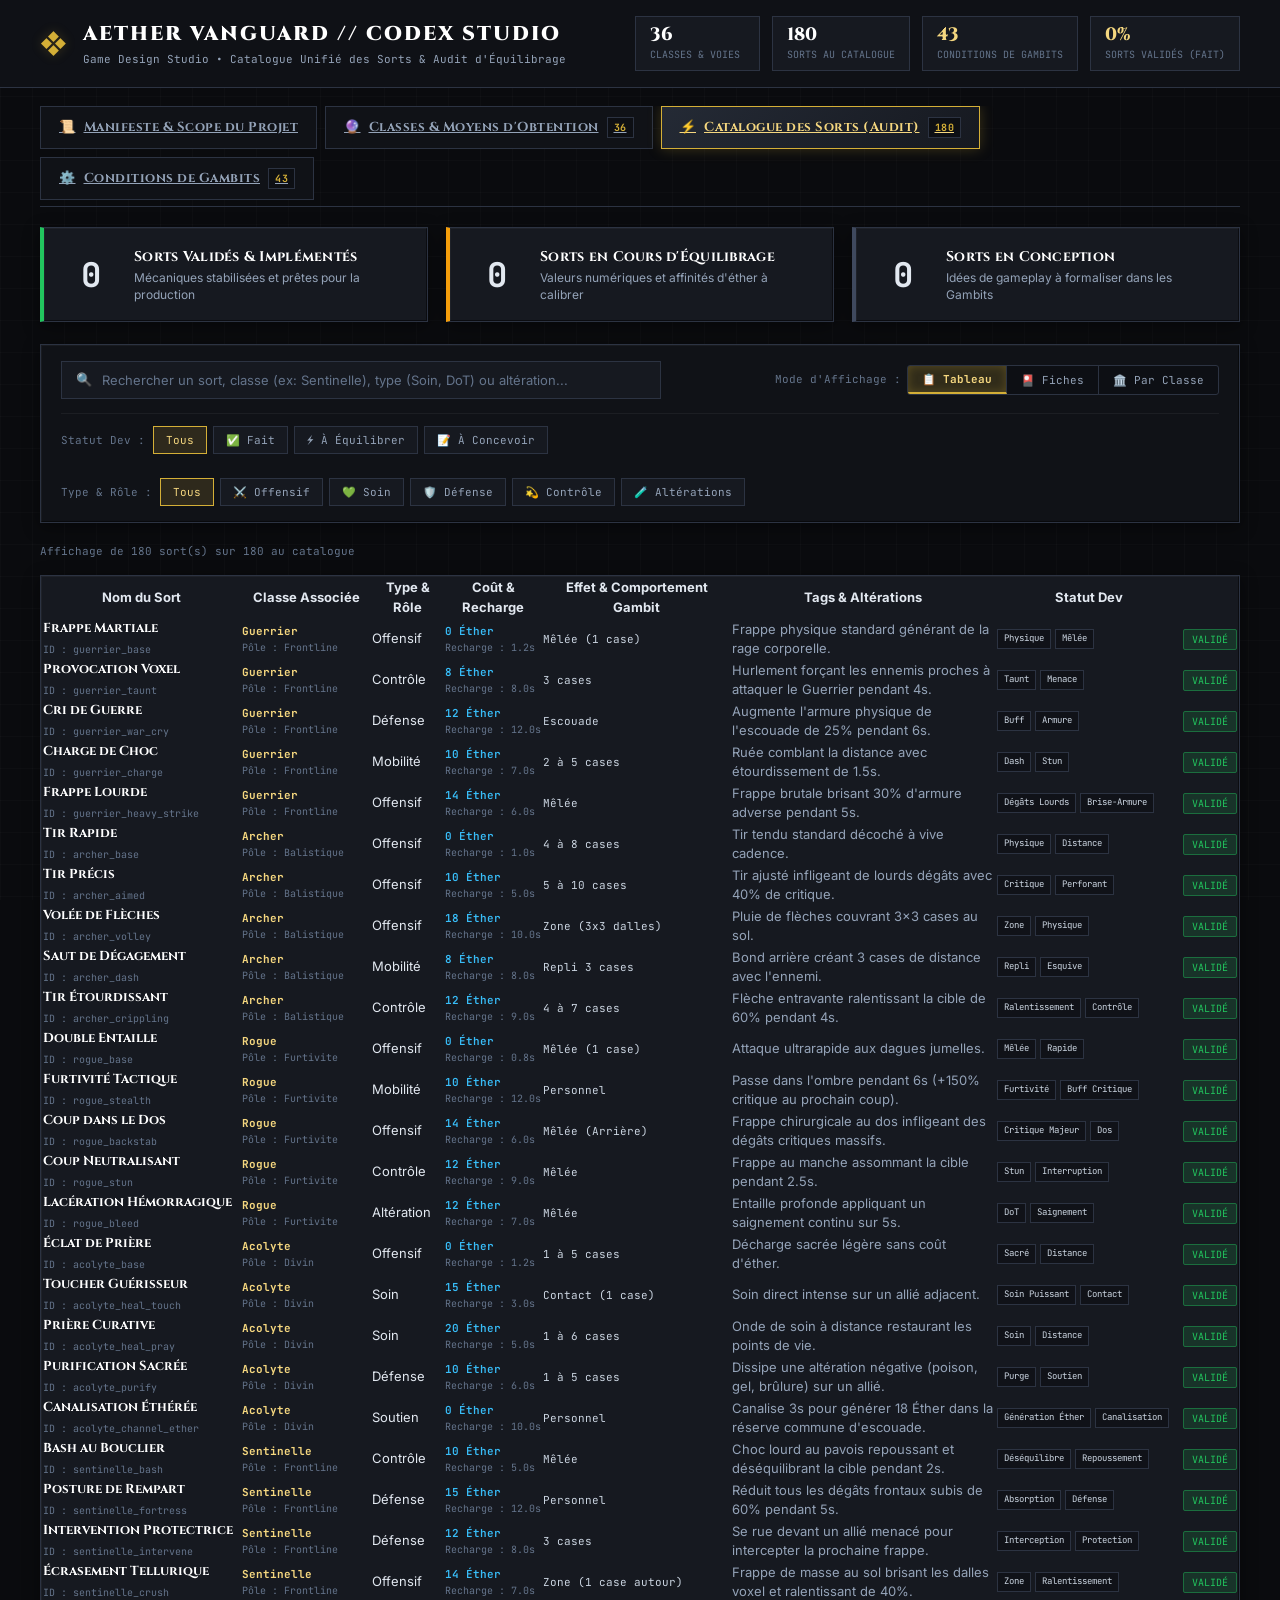
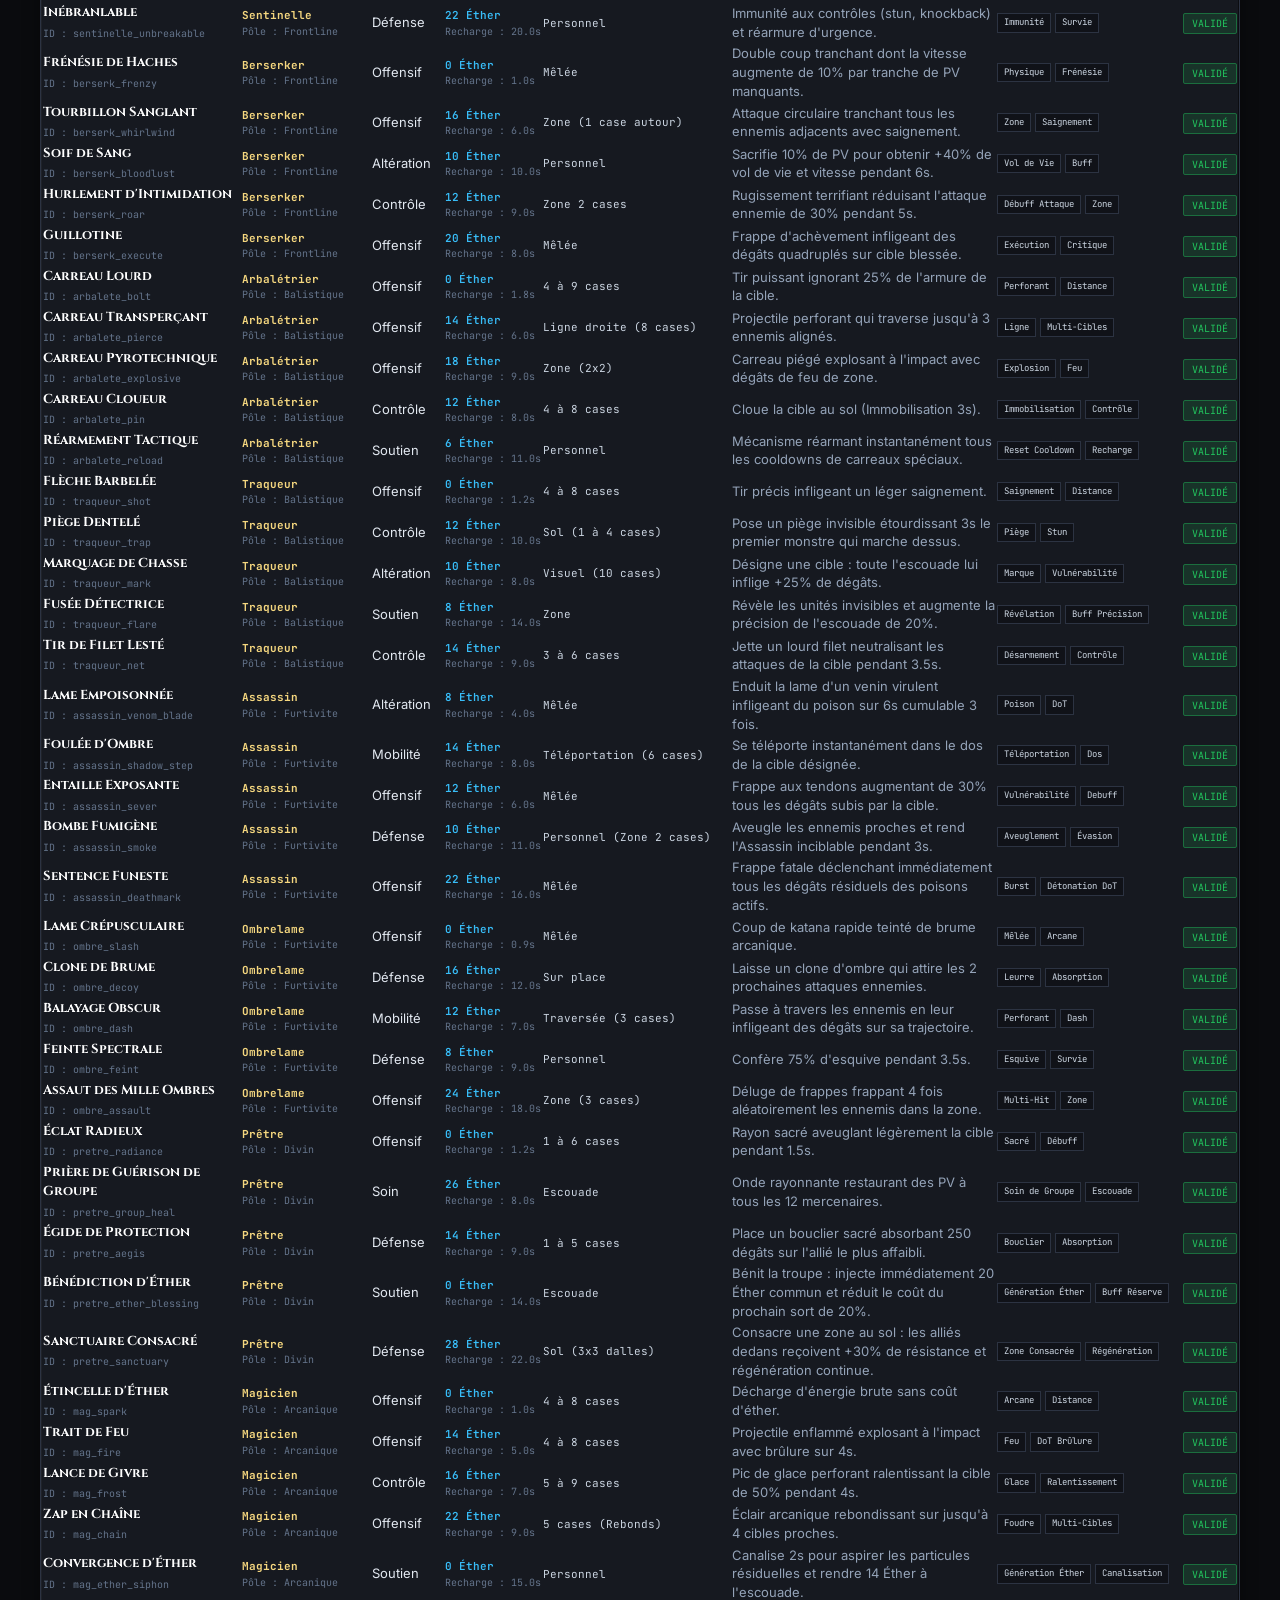
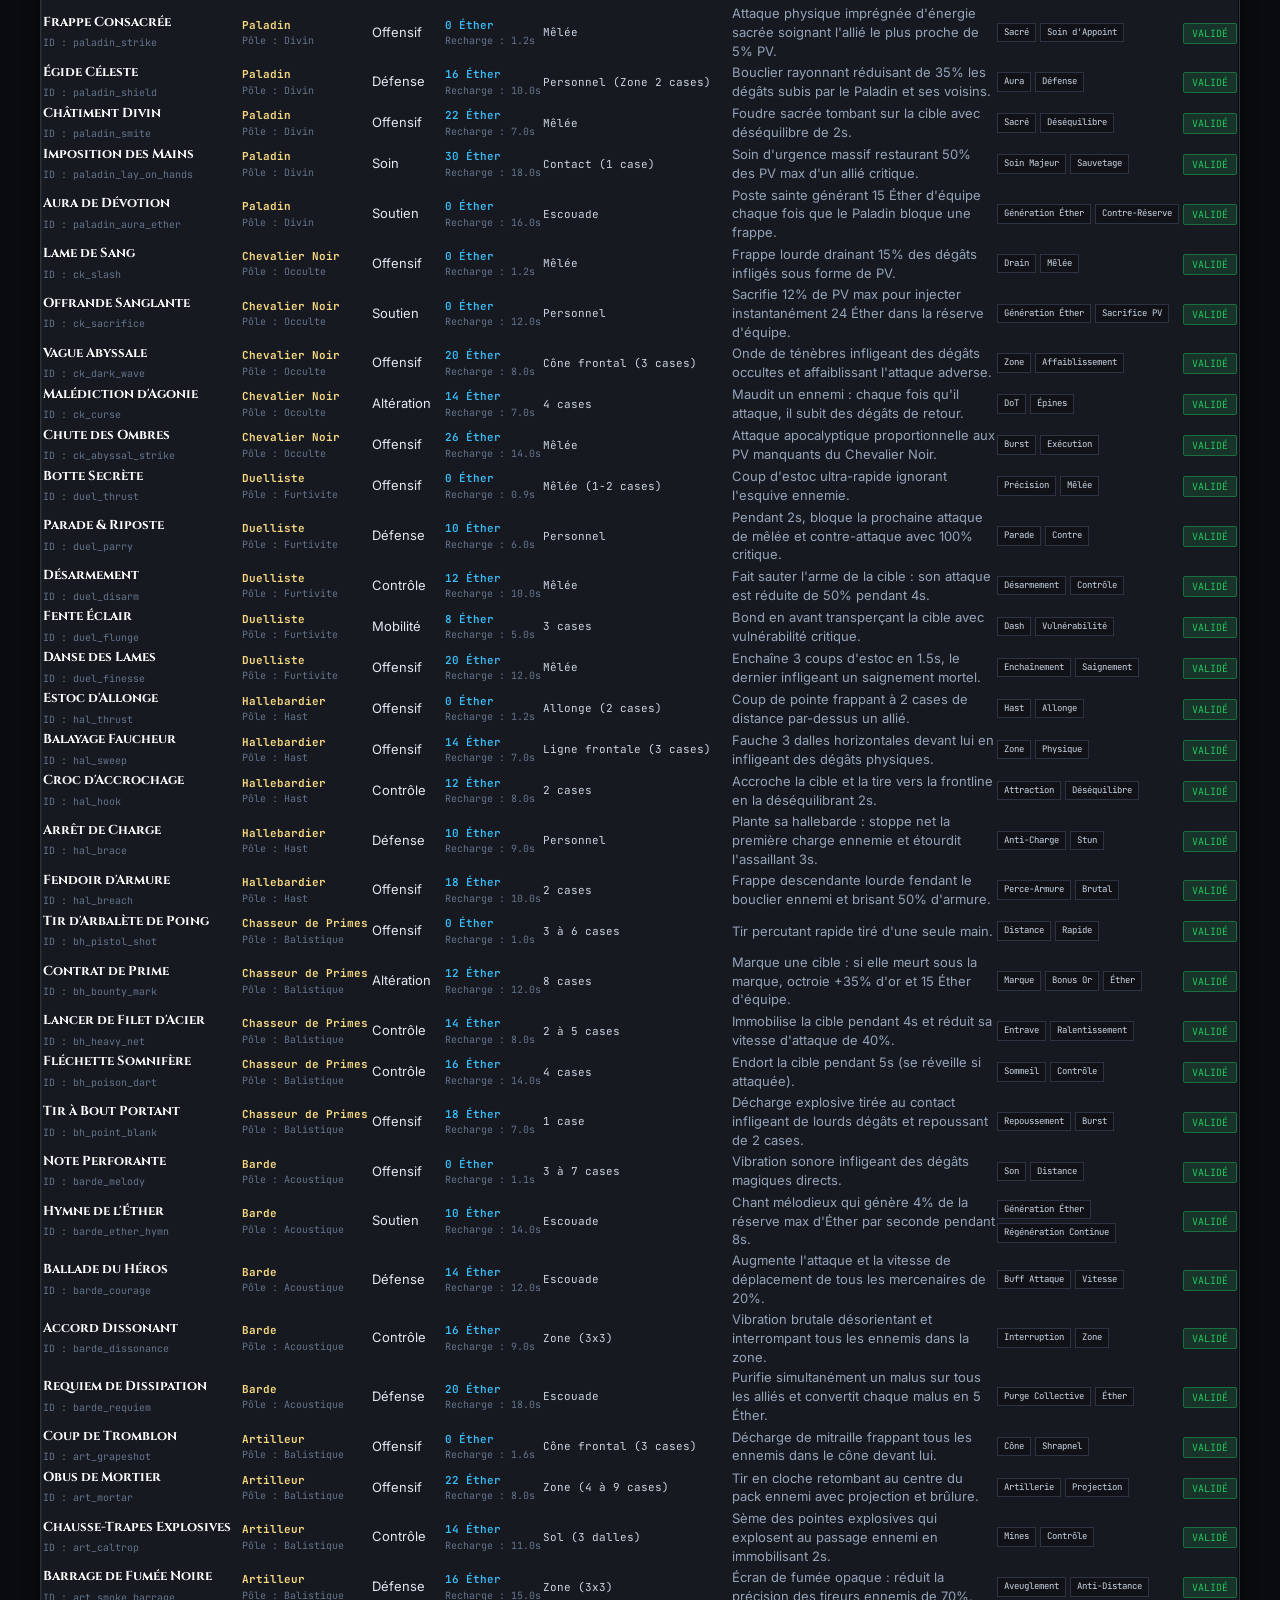
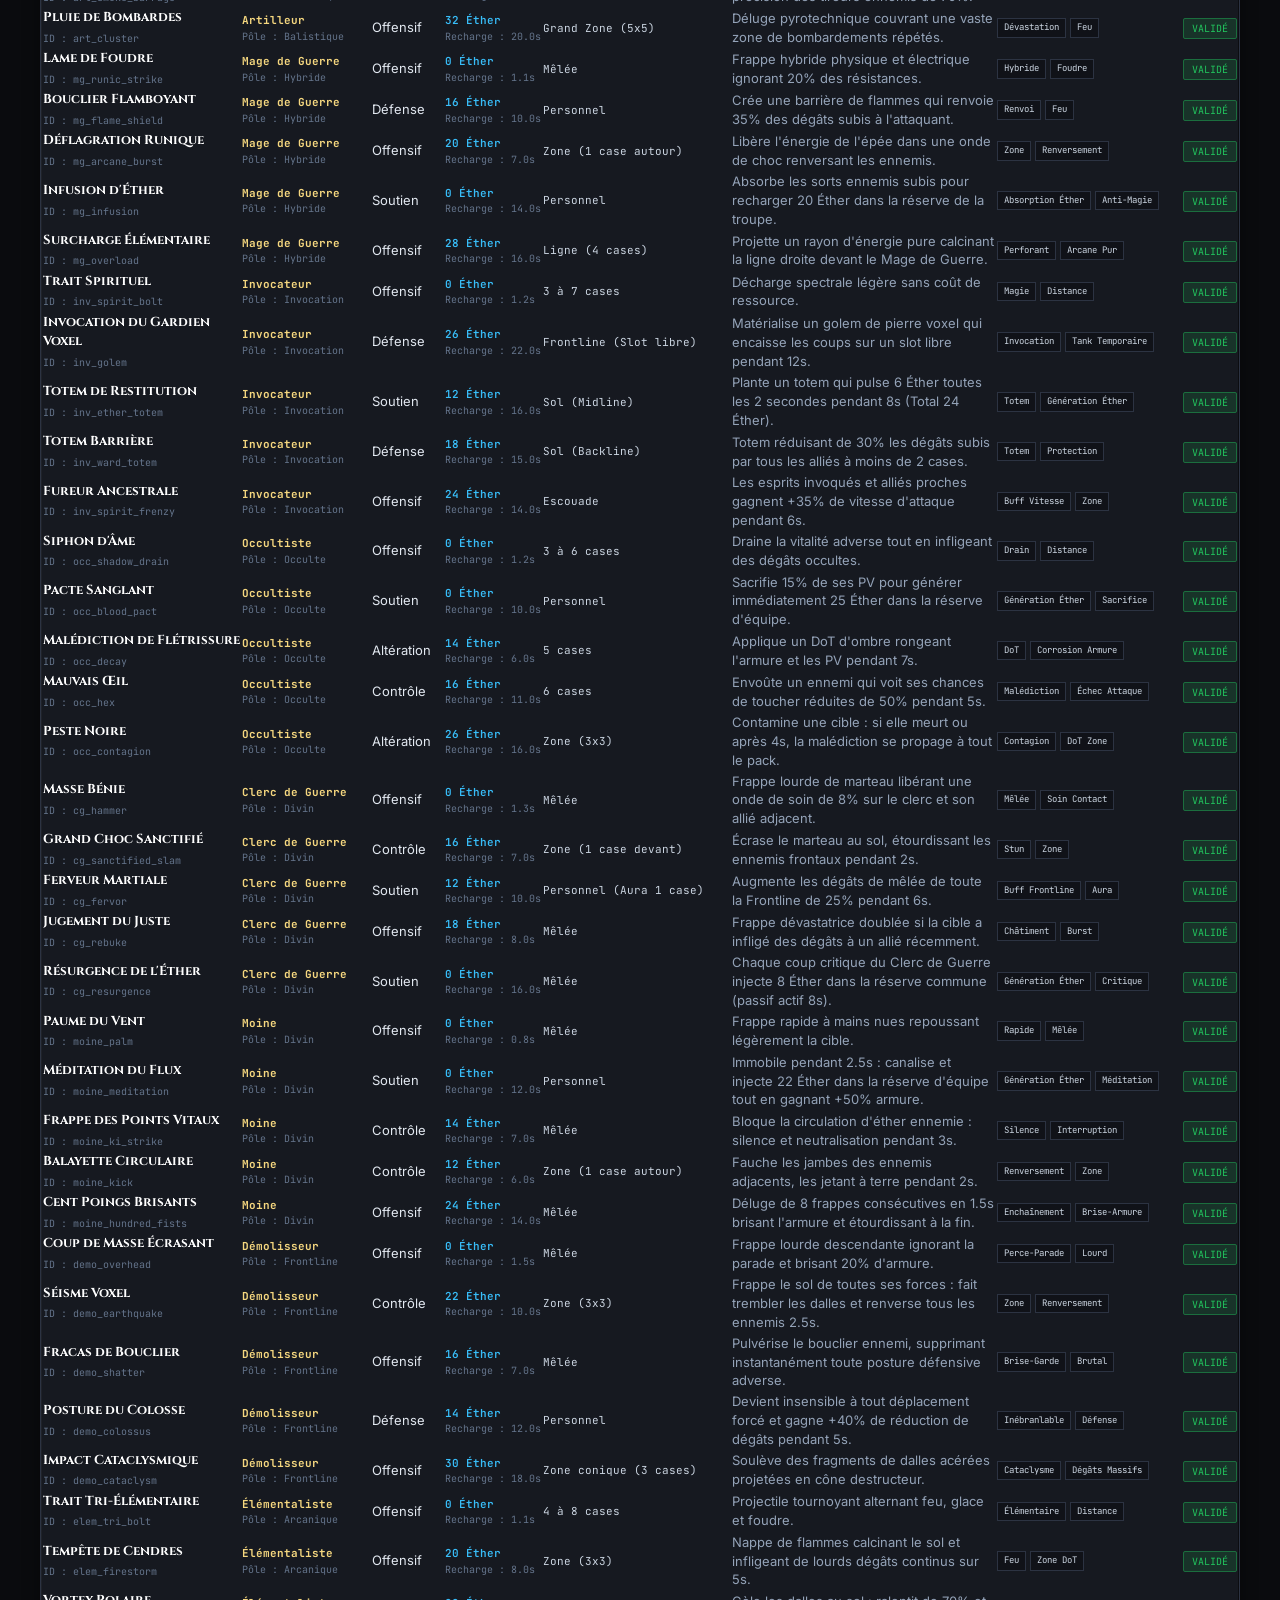
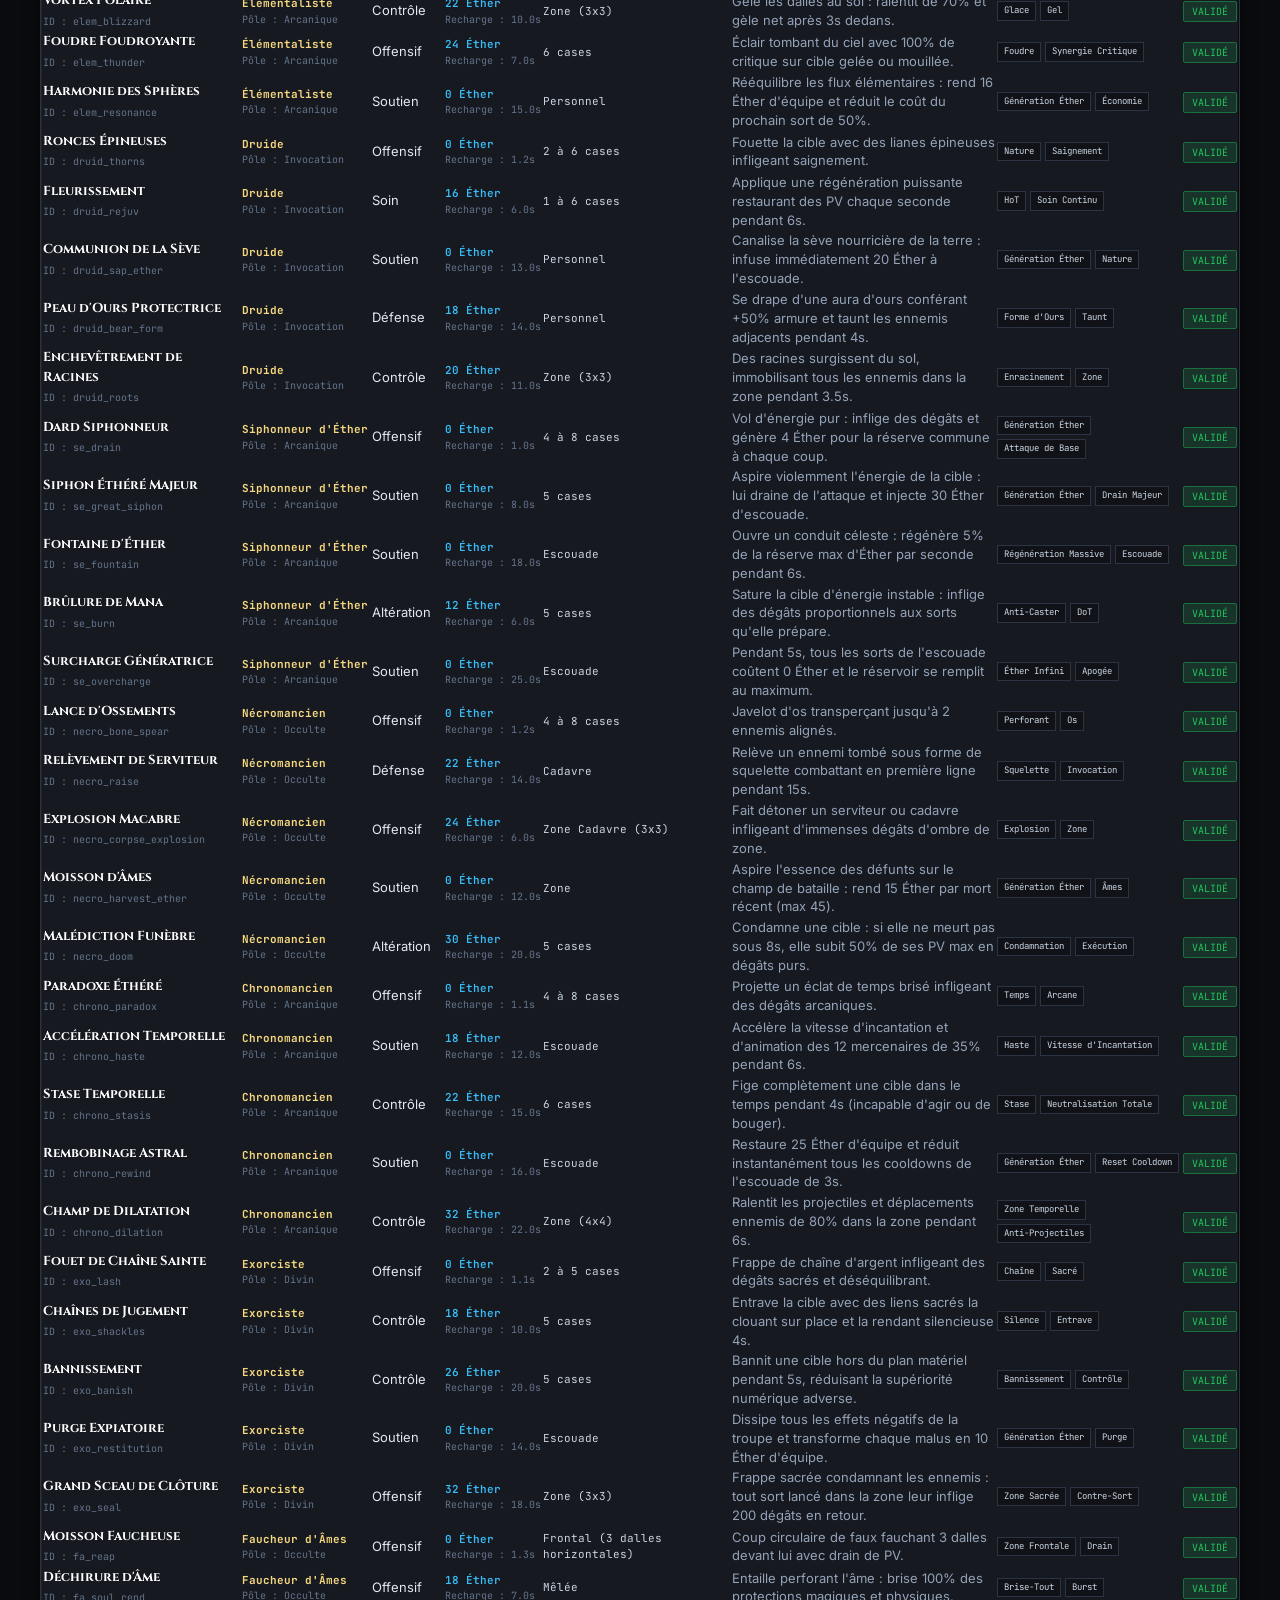
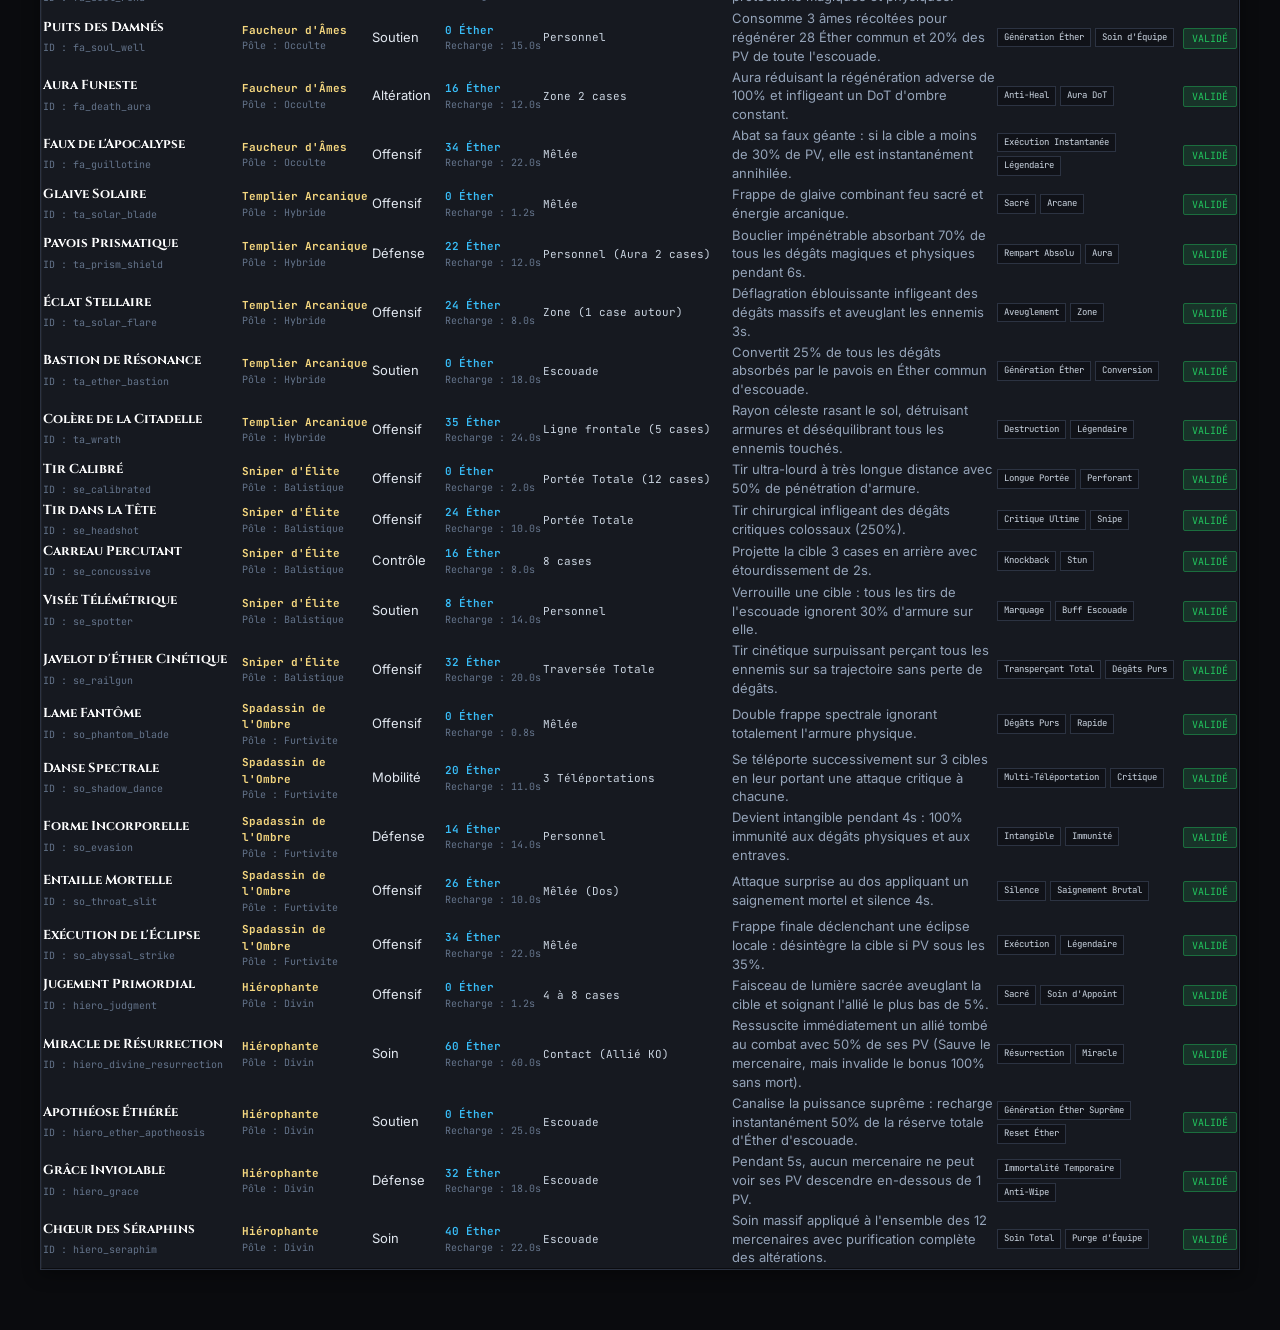
<file: brainstorm/spells.html>
<!DOCTYPE html>
<html lang="fr">
<head>
  <meta charset="UTF-8">
  <meta name="viewport" content="width=device-width, initial-scale=1.0">
  <title>Aether Vanguard — Catalogue des Sorts &amp; Audit (Codex Studio)</title>
  <meta name="description" content="Catalogue complet et multi-modes des sorts d'Aether Vanguard : audit de développement, filtres de rôle, coûts d'éther et analyse d'équilibrage.">
  <link rel="preconnect" href="https://fonts.googleapis.com">
  <link rel="preconnect" href="https://fonts.gstatic.com" crossorigin>
  <link href="https://fonts.googleapis.com/css2?family=Cinzel:wght@600;700;900&family=JetBrains+Mono:wght@400;500;700&family=Inter:wght@300;400;500;600;700&display=swap" rel="stylesheet">
  <link rel="stylesheet" href="style.css">
</head>
<body class="dark-theme">
  <!-- Subtle Orthogonal Grid Backdrop -->
  <div class="voxel-grid-overlay" aria-hidden="true"></div>

  <!-- App Header & KPI Bar (16:9 Widescreen Optimized) -->
  <header class="app-header">
    <div class="container header-layout">
      <div class="header-brand">
        <span class="brand-crest">❖</span>
        <div>
          <h1 class="brand-title">AETHER VANGUARD // CODEX STUDIO</h1>
          <span class="brand-sub">Game Design Studio &bull; Catalogue Unifié des Sorts &amp; Audit d'Équilibrage</span>
        </div>
      </div>

      <!-- Quick Metrics Bar -->
      <div class="header-metrics">
        <div class="metric-box">
          <span class="metric-val" id="metric-total-classes">36</span>
          <span class="metric-lbl">Classes &amp; Voies</span>
        </div>
        <div class="metric-box">
          <span class="metric-val" id="metric-total-spells">180</span>
          <span class="metric-lbl">Sorts au Catalogue</span>
        </div>
        <div class="metric-box">
          <span class="metric-val text-gold" id="metric-total-conditions">42</span>
          <span class="metric-lbl">Conditions de Gambits</span>
        </div>
        <div class="metric-box metric-progress-box">
          <div class="metric-val text-gold" id="metric-completion">100%</div>
          <span class="metric-lbl">Sorts Validés (Fait)</span>
        </div>
      </div>
    </div>
  </header>

  <!-- Multi-Page Global Navigation Bar -->
  <nav class="view-navigation container" aria-label="Navigation principale">
    <div class="view-tabs-list">
      <a href="index.html" class="view-tab-btn">
        <span class="tab-icon">📜</span>
        <span>Manifeste &amp; Scope du Projet</span>
      </a>
      <a href="classes.html" class="view-tab-btn">
        <span class="tab-icon">🔮</span>
        <span>Classes &amp; Moyens d'Obtention</span>
        <span class="tab-badge" id="tab-badge-classes-count">36</span>
      </a>
      <a href="spells.html" class="view-tab-btn active">
        <span class="tab-icon">⚡</span>
        <span>Catalogue des Sorts (Audit)</span>
        <span class="tab-badge" id="tab-badge-spells-count">180</span>
      </a>
      <a href="conditions.html" class="view-tab-btn">
        <span class="tab-icon">⚙️</span>
        <span>Conditions de Gambits</span>
        <span class="tab-badge" id="tab-badge-conditions-count">42</span>
      </a>
    </div>
  </nav>

  <!-- Main Views Container -->
  <main class="container main-content">

    <!-- =========================================================================
         CATALOGUE UNIFIÉ DES SORTS
         ========================================================================= -->
    <section class="app-view active-view" id="view-spells">
      
      <!-- Spells Audit Summary Cards -->
      <div class="spells-stats-summary-row">
        <div class="audit-stat-card voxel-bevel">
          <div class="stat-number text-green" id="stat-done-count">0</div>
          <div class="stat-meta">
            <strong>Sorts Validés &amp; Implémentés</strong>
            <span>Mécaniques stabilisées et prêtes pour la production</span>
          </div>
        </div>
        <div class="audit-stat-card voxel-bevel">
          <div class="stat-number text-amber" id="stat-balance-count">0</div>
          <div class="stat-meta">
            <strong>Sorts en Cours d'Équilibrage</strong>
            <span>Valeurs numériques et affinités d'éther à calibrer</span>
          </div>
        </div>
        <div class="audit-stat-card voxel-bevel">
          <div class="stat-number text-dim" id="stat-todo-count">0</div>
          <div class="stat-meta">
            <strong>Sorts en Conception</strong>
            <span>Idées de gameplay à formaliser dans les Gambits</span>
          </div>
        </div>
      </div>

      <!-- Spells Toolbar & Filter Controls -->
      <div class="spells-toolbar-box voxel-bevel">
        <!-- Top Row : Search + View Mode Switcher -->
        <div class="spells-toolbar-top-row">
          <div class="toolbar-search">
            <span class="search-icon">🔍</span>
            <input type="text" id="spell-search-input" placeholder="Rechercher un sort, classe (ex: Sentinelle), type (Soin, DoT) ou altération..." aria-label="Recherche de sort">
          </div>

          <div class="toolbar-view-mode">
            <span class="filter-label">Mode d'Affichage :</span>
            <div class="btn-group-toggle">
              <button type="button" class="btn-toggle active" id="btn-spells-table" title="Vue Tableau Dense (Audit Rapide)">📋 Tableau</button>
              <button type="button" class="btn-toggle" id="btn-spells-cards" title="Vue Fiches Sorts">🎴 Fiches</button>
              <button type="button" class="btn-toggle" id="btn-spells-grouped" title="Vue Groupée par Classe">🏛️ Par Classe</button>
            </div>
          </div>
        </div>

        <!-- Filters Row : Status & Type Filter Pills -->
        <div class="spells-toolbar-filters-row">
          <div class="toolbar-filters">
            <span class="filter-label">Statut Dev :</span>
            <button type="button" class="filter-pill-status active" data-status="all">Tous</button>
            <button type="button" class="filter-pill-status" data-status="Fait">✅ Fait</button>
            <button type="button" class="filter-pill-status" data-status="À Équilibrer">⚡ À Équilibrer</button>
            <button type="button" class="filter-pill-status" data-status="À Concevoir">📝 À Concevoir</button>
          </div>

          <div class="toolbar-filters">
            <span class="filter-label">Type &amp; Rôle :</span>
            <button type="button" class="filter-pill-type active" data-type="all">Tous</button>
            <button type="button" class="filter-pill-type" data-type="offensif">⚔️ Offensif</button>
            <button type="button" class="filter-pill-type" data-type="soin">💚 Soin</button>
            <button type="button" class="filter-pill-type" data-type="defense">🛡️ Défense</button>
            <button type="button" class="filter-pill-type" data-type="controle">💫 Contrôle</button>
            <button type="button" class="filter-pill-type" data-type="alteration">🧪 Altérations</button>
          </div>
        </div>
      </div>

      <!-- Spells Results Counter -->
      <div class="results-meta-row">
        <span id="spells-results-count" class="results-count-text">Chargement des sorts...</span>
      </div>

      <!-- Mode 1 : Macro Audit Table (Default) -->
      <div class="spells-table-wrapper voxel-bevel" id="spells-table-container">
        <table class="spells-audit-table" id="spells-audit-table">
          <thead>
            <tr>
              <th>Nom du Sort</th>
              <th>Classe Associée</th>
              <th>Type &amp; Rôle</th>
              <th>Coût &amp; Recharge</th>
              <th>Effet &amp; Comportement Gambit</th>
              <th>Tags &amp; Altérations</th>
              <th>Statut Dev</th>
            </tr>
          </thead>
          <tbody id="spells-tbody">
            <!-- Populated dynamically by app.js -->
          </tbody>
        </table>
      </div>

      <!-- Mode 2 : Cards Grid (Hidden by default) -->
      <div class="spells-cards-grid" id="spells-cards-container" style="display: none;">
        <!-- Populated dynamically by app.js -->
      </div>

      <!-- Mode 3 : Grouped by Class Container (Hidden by default) -->
      <div class="spells-grouped-wrapper" id="spells-grouped-container" style="display: none;">
        <!-- Populated dynamically by app.js -->
      </div>
    </section>

  </main>

  <script src="app.js"></script>
</body>
</html>
</file>
<file: brainstorm/style.css>
/* ==========================================================================
   ANTIGRAVITY — CODEX & BRAINSTORMING STUDIO STYLESHEET
   16:9 Widescreen (1080p & 1440p) Game Design Dashboard
   Classes Matrix, Redundancy Arbitrations & Unified Spells Catalog
   ========================================================================== */

:root {
  --bg-slate: #0a0b0e;
  --bg-iron: #101217;
  --bg-stone: #161920;
  --bg-stone-surface: #1e222c;
  --bg-stone-light: #282f3d;

  --border-steel: #2c3342;
  --border-steel-bright: #3f495e;
  --border-gold: #d4af37;

  --accent-gold: #d4af37;
  --accent-gold-light: #f5d77f;
  --accent-gold-glow: rgba(212, 175, 55, 0.25);

  --accent-blue: #38bdf8;
  --accent-green: #22c55e;
  --accent-red: #ef4444;
  --accent-amber: #f59e0b;
  --accent-purple: #c084fc;
  --accent-cyan: #06b6d4;

  --text-main: #e2e8f0;
  --text-muted: #94a3b8;
  --text-dim: #64748b;
  --text-gold: #f5d77f;

  --font-serif: 'Cinzel', serif;
  --font-mono: 'JetBrains Mono', monospace;
  --font-sans: 'Inter', -apple-system, sans-serif;

  --transition-fast: 0.15s ease-out;
}

/* ==========================================================================
   Reset & Custom Voxel Scrollbars (Fix for Unstyled OS Bars)
   ========================================================================== */
*, *::before, *::after {
  box-sizing: border-box;
  margin: 0;
  padding: 0;
}

/* Custom Scrollbars for All Elements */
* {
  scrollbar-width: thin;
  scrollbar-color: #3b4557 #0d0f14;
}

::-webkit-scrollbar {
  width: 7px;
  height: 7px;
}

::-webkit-scrollbar-track {
  background: #0d0f14;
  border-left: 1px solid var(--border-steel);
  border-top: 1px solid var(--border-steel);
}

::-webkit-scrollbar-thumb {
  background: #2a3140;
  border: 1px solid #434e66;
}

::-webkit-scrollbar-thumb:hover {
  background: var(--accent-gold);
  border-color: var(--accent-gold-light);
}

body {
  background-color: var(--bg-slate);
  color: var(--text-main);
  font-family: var(--font-sans);
  font-size: 13px;
  line-height: 1.5;
  min-height: 100vh;
  position: relative;
  overflow-x: hidden;
}

.voxel-grid-overlay {
  position: fixed;
  inset: 0;
  background-size: 32px 32px;
  background-image: 
    linear-gradient(to right, rgba(255, 255, 255, 0.018) 1px, transparent 1px),
    linear-gradient(to bottom, rgba(255, 255, 255, 0.018) 1px, transparent 1px);
  pointer-events: none;
  z-index: 0;
}

/* 16:9 Full Widescreen Container (1080p & 1440p) */
.container {
  width: calc(100% - 48px);
  max-width: 1840px;
  margin: 0 auto;
  padding: 0 16px;
  position: relative;
  z-index: 1;
}

@media (min-width: 2200px) {
  .container {
    max-width: 2360px;
  }
}

/* ==========================================================================
   Header & Metrics Bar
   ========================================================================== */
.app-header {
  background: rgba(16, 18, 23, 0.96);
  backdrop-filter: blur(12px);
  border-bottom: 1px solid var(--border-steel);
  padding: 16px 0;
}

.header-layout {
  display: flex;
  align-items: center;
  justify-content: space-between;
  flex-wrap: wrap;
  gap: 20px;
}

.header-brand {
  display: flex;
  align-items: center;
  gap: 16px;
}

.brand-crest {
  font-size: 26px;
  color: var(--accent-gold);
  text-shadow: 0 0 12px var(--accent-gold-glow);
}

.brand-title {
  font-family: var(--font-serif);
  font-size: 20px;
  font-weight: 900;
  letter-spacing: 2px;
  color: #fff;
}

.brand-sub {
  font-family: var(--font-mono);
  font-size: 11px;
  color: var(--text-muted);
}

.header-metrics {
  display: flex;
  align-items: center;
  gap: 12px;
  flex-wrap: wrap;
}

.metric-box {
  background: var(--bg-stone);
  border: 1px solid var(--border-steel);
  padding: 8px 14px;
  display: flex;
  flex-direction: column;
  min-width: 125px;
}

.metric-val {
  font-family: var(--font-serif);
  font-size: 18px;
  font-weight: 800;
  color: #fff;
  line-height: 1.1;
}

.metric-lbl {
  font-family: var(--font-mono);
  font-size: 10px;
  color: var(--text-dim);
  text-transform: uppercase;
  margin-top: 2px;
}

.text-gold { color: var(--accent-gold-light); }
.text-warn { color: #f87171; }

/* ==========================================================================
   Navigation Tabs (Clean Widescreen Wrap, Stylized Scrollbar)
   ========================================================================== */
.view-navigation {
  margin-top: 18px;
  margin-bottom: 20px;
}

.view-tabs-list {
  display: flex;
  gap: 8px;
  border-bottom: 1px solid var(--border-steel);
  padding-bottom: 6px;
  flex-wrap: wrap;
  overflow-x: auto;
  scrollbar-width: thin;
  scrollbar-color: var(--accent-gold) #101217;
}

.view-tab-btn {
  display: inline-flex;
  align-items: center;
  gap: 8px;
  padding: 10px 18px;
  background: var(--bg-iron);
  border: 1px solid var(--border-steel);
  color: var(--text-muted);
  font-family: var(--font-serif);
  font-size: 13px;
  font-weight: 700;
  letter-spacing: 0.5px;
  cursor: pointer;
  transition: all var(--transition-fast);
  white-space: nowrap;
}

.view-tab-btn:hover {
  background: var(--bg-stone-surface);
  color: #fff;
  border-color: var(--border-steel-bright);
}

.view-tab-btn.active {
  background: linear-gradient(135deg, #242a35 0%, #161920 100%);
  border-color: var(--accent-gold);
  color: var(--accent-gold-light);
  box-shadow: 0 0 14px var(--accent-gold-glow);
}

.tab-badge {
  font-family: var(--font-mono);
  font-size: 10px;
  padding: 2px 6px;
  background: #0d0f14;
  border: 1px solid var(--border-steel);
  color: var(--accent-gold);
}

/* ==========================================================================
   Views System & Shared Containers
   ========================================================================== */
.main-content {
  padding-bottom: 60px;
}

.app-view {
  display: none;
  animation: fadeIn 0.2s ease-out;
}

.app-view.active-view {
  display: block;
}

@keyframes fadeIn {
  0% { opacity: 0; transform: translateY(4px); }
  100% { opacity: 1; transform: translateY(0); }
}

.voxel-bevel {
  background: var(--bg-stone);
  border: 1px solid var(--border-steel);
  box-shadow: 
    inset 1px 1px 0 rgba(255, 255, 255, 0.04),
    inset -1px -1px 0 rgba(0, 0, 0, 0.5),
    0 4px 16px rgba(0, 0, 0, 0.4);
}

/* ==========================================================================
   Pôles Tactiques Macro Bar (View 1)
   ========================================================================== */
.poles-macro-bar {
  padding: 16px 20px;
  margin-bottom: 20px;
  background: linear-gradient(180deg, #181b23 0%, #13151b 100%);
  border-left: 3px solid var(--accent-gold);
}

.poles-bar-header {
  display: flex;
  justify-content: space-between;
  align-items: center;
  margin-bottom: 12px;
  flex-wrap: wrap;
  gap: 8px;
}

.poles-bar-title {
  font-family: var(--font-serif);
  font-size: 13px;
  font-weight: 700;
  letter-spacing: 0.5px;
  color: #fff;
}

.poles-bar-sub {
  font-family: var(--font-mono);
  font-size: 11px;
  color: var(--text-dim);
}

.poles-pills-list {
  display: flex;
  flex-wrap: wrap;
  gap: 8px;
}

.pole-pill-btn {
  display: inline-flex;
  align-items: center;
  gap: 6px;
  padding: 6px 14px;
  background: var(--bg-iron);
  border: 1px solid var(--border-steel);
  color: var(--text-muted);
  font-family: var(--font-mono);
  font-size: 11px;
  cursor: pointer;
  transition: all var(--transition-fast);
  white-space: nowrap;
}

.pole-pill-btn:hover {
  background: var(--bg-stone-surface);
  color: #fff;
  border-color: var(--border-steel-bright);
}

.pole-pill-btn.active {
  background: rgba(212, 175, 55, 0.15);
  border-color: var(--accent-gold);
  color: var(--accent-gold-light);
  box-shadow: 0 0 10px var(--accent-gold-glow);
}

.pole-count-tag {
  font-size: 10px;
  padding: 1px 5px;
  background: #0d0f14;
  border-radius: 2px;
  color: var(--accent-gold);
}

/* ==========================================================================
   Toolbars, Controls & Toggle Buttons
   ========================================================================== */
.view-toolbar {
  display: flex;
  justify-content: space-between;
  align-items: center;
  gap: 16px;
  margin-bottom: 14px;
  flex-wrap: wrap;
}

.toolbar-search {
  display: flex;
  align-items: center;
  gap: 10px;
  background: var(--bg-stone);
  border: 1px solid var(--border-steel);
  padding: 8px 14px;
  flex: 1;
  min-width: 280px;
  max-width: 480px;
}

.toolbar-search input {
  background: transparent;
  border: none;
  color: #fff;
  font-family: var(--font-sans);
  font-size: 13px;
  width: 100%;
  outline: none;
}

.toolbar-search input::placeholder {
  color: var(--text-dim);
}

.toolbar-filters {
  display: flex;
  align-items: center;
  gap: 6px;
  flex-wrap: wrap;
}

.filter-label {
  font-family: var(--font-mono);
  font-size: 11px;
  color: var(--text-dim);
  margin-right: 2px;
}

.filter-pill-risk, .filter-pill-status, .filter-pill-type, .filter-pill-backlog {
  padding: 6px 12px;
  background: var(--bg-stone);
  border: 1px solid var(--border-steel);
  color: var(--text-muted);
  font-family: var(--font-mono);
  font-size: 11px;
  cursor: pointer;
  transition: all var(--transition-fast);
}

.filter-pill-risk:hover, .filter-pill-status:hover, .filter-pill-type:hover, .filter-pill-backlog:hover {
  background: var(--bg-stone-surface);
  color: #fff;
  border-color: var(--border-steel-bright);
}

.filter-pill-risk.active, .filter-pill-status.active, .filter-pill-type.active, .filter-pill-backlog.active {
  background: rgba(212, 175, 55, 0.15);
  border-color: var(--accent-gold);
  color: var(--accent-gold-light);
}

/* ==========================================================================
   Spells Audit Summary Row & Cards
   ========================================================================== */
.spells-stats-summary-row {
  display: grid;
  grid-template-columns: repeat(3, 1fr);
  gap: 18px;
  margin-bottom: 22px;
}

.audit-stat-card {
  background: var(--bg-stone);
  border: 1px solid var(--border-steel);
  padding: 18px 22px;
  display: flex;
  align-items: center;
  gap: 18px;
  transition: transform var(--transition-fast), border-color var(--transition-fast);
}

.audit-stat-card:hover {
  transform: translateY(-2px);
  border-color: var(--border-steel-bright);
}

.audit-stat-card:nth-child(1) {
  border-left: 4px solid var(--accent-green);
}

.audit-stat-card:nth-child(2) {
  border-left: 4px solid var(--accent-amber);
}

.audit-stat-card:nth-child(3) {
  border-left: 4px solid var(--border-steel-bright);
}

.audit-stat-card .stat-number {
  font-family: var(--font-mono);
  font-size: 34px;
  font-weight: 700;
  line-height: 1;
  min-width: 50px;
  text-align: center;
}

.audit-stat-card .stat-meta {
  display: flex;
  flex-direction: column;
  gap: 3px;
}

.audit-stat-card .stat-meta strong {
  color: #fff;
  font-family: var(--font-serif);
  font-size: 14px;
  letter-spacing: 0.02em;
}

.audit-stat-card .stat-meta span {
  color: var(--text-muted);
  font-size: 12px;
  line-height: 1.4;
}

@media (max-width: 900px) {
  .spells-stats-summary-row {
    grid-template-columns: 1fr;
    gap: 12px;
  }
}

/* Spells Dedicated Structured Toolbar */
.spells-toolbar-box {
  background: var(--bg-iron);
  border: 1px solid var(--border-steel);
  padding: 16px 20px;
  margin-bottom: 20px;
  display: flex;
  flex-direction: column;
  gap: 14px;
}

.spells-toolbar-top-row {
  display: flex;
  align-items: center;
  justify-content: space-between;
  gap: 20px;
  flex-wrap: wrap;
}

.spells-toolbar-top-row .toolbar-search {
  flex: 1;
  max-width: 600px;
}

.spells-toolbar-filters-row {
  display: flex;
  align-items: center;
  gap: 24px;
  flex-wrap: wrap;
  padding-top: 12px;
  border-top: 1px solid rgba(255, 255, 255, 0.05);
}

.toolbar-select {
  background: var(--bg-stone);
  border: 1px solid var(--border-steel);
  color: var(--text-main);
  padding: 6px 12px;
  font-family: var(--font-mono);
  font-size: 11px;
  outline: none;
  cursor: pointer;
}

.toolbar-select:focus {
  border-color: var(--accent-gold);
}

.btn-group-toggle,
.view-mode-toggle {
  display: inline-flex;
  border: 1px solid var(--border-steel);
  background: #0d0f14;
  border-radius: 3px;
  overflow: hidden;
}

.btn-toggle,
.mode-toggle-btn {
  display: inline-flex;
  align-items: center;
  gap: 6px;
  padding: 6px 14px;
  background: transparent;
  border: none;
  border-right: 1px solid var(--border-steel);
  color: var(--text-muted);
  font-family: var(--font-mono);
  font-size: 11px;
  cursor: pointer;
  transition: all var(--transition-fast);
  user-select: none;
}

.btn-toggle:last-child,
.mode-toggle-btn:last-child {
  border-right: none;
}

.btn-toggle:hover,
.mode-toggle-btn:hover {
  color: #fff;
  background: rgba(212, 175, 55, 0.08);
}

.btn-toggle.active,
.mode-toggle-btn.active {
  background: rgba(212, 175, 55, 0.18);
  color: var(--accent-gold-light);
  font-weight: 700;
  box-shadow: inset 0 0 10px rgba(212, 175, 55, 0.25);
  border-bottom: 2px solid var(--accent-gold);
}

.results-meta-row {
  margin-bottom: 16px;
  display: flex;
  justify-content: space-between;
  align-items: center;
}

.results-count-text {
  font-family: var(--font-mono);
  font-size: 11px;
  color: var(--text-dim);
}

/* ==========================================================================
   Classes Cards Grid (Mode 1)
   ========================================================================== */
.classes-matrix-grid {
  display: grid;
  grid-template-columns: repeat(auto-fill, minmax(390px, 1fr));
  gap: 20px;
}

@media (min-width: 1800px) {
  .classes-matrix-grid {
    grid-template-columns: repeat(4, 1fr);
  }
}

@media (min-width: 2300px) {
  .classes-matrix-grid {
    grid-template-columns: repeat(5, 1fr);
  }
}

.class-analytic-card {
  display: flex;
  flex-direction: column;
  padding: 20px;
  transition: transform var(--transition-fast), border-color var(--transition-fast);
  position: relative;
}

.class-analytic-card:hover {
  border-color: var(--accent-gold);
  transform: translateY(-2px);
}

.card-top-row {
  display: flex;
  justify-content: space-between;
  align-items: flex-start;
  margin-bottom: 12px;
}

.class-identity-block {
  display: flex;
  align-items: center;
  gap: 12px;
}

.class-avatar-badge {
  width: 42px;
  height: 42px;
  background: #101217;
  border: 1px solid var(--border-steel);
  display: flex;
  align-items: center;
  justify-content: center;
  font-size: 20px;
}

.class-title-text h3 {
  font-family: var(--font-serif);
  font-size: 17px;
  color: #fff;
}

.class-pole-tag {
  font-family: var(--font-mono);
  font-size: 10px;
  color: var(--accent-gold-light);
  display: block;
}

.class-weapon-box {
  background: #0f1116;
  border: 1px solid var(--border-steel);
  padding: 6px 10px;
  margin-bottom: 12px;
  display: flex;
  align-items: center;
  gap: 8px;
  font-size: 11px;
}

.weapon-icon {
  font-size: 14px;
}

.weapon-name {
  color: #fff;
  font-family: var(--font-mono);
}

.class-summary-desc {
  font-size: 12px;
  color: var(--text-muted);
  line-height: 1.5;
  margin-bottom: 14px;
}

/* Obtainment Box */
.obtainment-box {
  background: #111319;
  border: 1px solid var(--border-steel);
  border-left: 3px solid var(--accent-gold);
  padding: 10px 12px;
  margin-bottom: 12px;
}

.obtainment-title {
  display: flex;
  align-items: center;
  gap: 6px;
  font-family: var(--font-mono);
  font-size: 10px;
  color: var(--accent-gold-light);
  text-transform: uppercase;
  letter-spacing: 0.5px;
  margin-bottom: 4px;
}

.obtainment-text {
  font-size: 11px;
  color: #cbd5e1;
  margin-bottom: 2px;
}

.obtainment-cost {
  font-family: var(--font-mono);
  font-size: 10px;
  color: var(--text-dim);
}

/* Redundancy & Arbitrage Box */
.arbitrage-box {
  background: rgba(22, 26, 34, 0.8);
  border: 1px solid var(--border-steel);
  padding: 10px 12px;
  margin-bottom: 14px;
  font-size: 11px;
}

.risk-header-row {
  display: flex;
  justify-content: space-between;
  align-items: center;
  margin-bottom: 6px;
}

.risk-lbl {
  font-family: var(--font-mono);
  font-size: 10px;
  color: var(--text-dim);
  text-transform: uppercase;
}

.arbitrage-text {
  color: var(--text-muted);
  line-height: 1.4;
  font-size: 11px;
}

/* Badges */
.status-badge {
  font-family: var(--font-mono);
  font-size: 10px;
  padding: 3px 8px;
  border-radius: 2px;
  text-transform: uppercase;
  white-space: nowrap;
}

.risk-badge {
  font-family: var(--font-mono);
  font-size: 10px;
  padding: 2px 7px;
  border-radius: 2px;
  text-transform: uppercase;
  font-weight: 700;
  display: inline-flex;
  align-items: center;
  gap: 4px;
}

.risk-high {
  background: rgba(239, 68, 68, 0.15);
  border: 1px solid rgba(239, 68, 68, 0.5);
  color: #fca5a5;
}

.risk-medium {
  background: rgba(245, 158, 11, 0.15);
  border: 1px solid rgba(245, 158, 11, 0.5);
  color: #fde047;
}

.risk-low {
  background: rgba(34, 197, 94, 0.15);
  border: 1px solid rgba(34, 197, 94, 0.5);
  color: #86efac;
}

.badge-validated {
  background: rgba(34, 197, 94, 0.15);
  border: 1px solid rgba(34, 197, 94, 0.4);
  color: var(--accent-green);
}

.badge-balance {
  background: rgba(245, 158, 11, 0.15);
  border: 1px solid rgba(245, 158, 11, 0.4);
  color: var(--accent-amber);
}

.badge-prototype {
  background: rgba(192, 132, 252, 0.15);
  border: 1px solid rgba(192, 132, 252, 0.4);
  color: var(--accent-purple);
}

.class-spells-preview {
  margin-top: auto;
  padding-top: 10px;
  border-top: 1px solid var(--border-steel);
}

.spells-preview-title {
  font-family: var(--font-mono);
  font-size: 10px;
  color: var(--text-dim);
  text-transform: uppercase;
  margin-bottom: 6px;
}

.spells-chips-wrap {
  display: flex;
  flex-wrap: wrap;
  gap: 5px;
}

.spell-chip-item {
  font-family: var(--font-mono);
  font-size: 10px;
  padding: 2px 7px;
  background: #0f1116;
  border: 1px solid var(--border-steel);
  color: var(--accent-blue);
}

/* ==========================================================================
   Classes Synthesis Matrix Table (Mode 2 : 16:9 Overview)
   ========================================================================== */
.classes-table-wrapper {
  overflow-x: auto;
  margin-top: 10px;
}

.classes-matrix-table {
  width: 100%;
  border-collapse: collapse;
  text-align: left;
}

.classes-matrix-table th, .classes-matrix-table td {
  padding: 12px 14px;
  border-bottom: 1px solid var(--border-steel);
  font-size: 12px;
}

.classes-matrix-table th {
  background: #101217;
  font-family: var(--font-mono);
  font-size: 10px;
  color: var(--text-dim);
  text-transform: uppercase;
  letter-spacing: 1px;
  position: sticky;
  top: 0;
  z-index: 2;
}

.classes-matrix-table tbody tr:hover {
  background: rgba(36, 42, 54, 0.45);
}

.col-class-name {
  display: flex;
  align-items: center;
  gap: 8px;
  font-family: var(--font-serif);
  font-size: 14px;
  font-weight: 700;
  color: #fff;
}

/* ==========================================================================
   Spells Catalog (View 2) : Summary, Table, Cards & Grouped Views
   ========================================================================== */
.spells-summary-card {
  padding: 20px 24px;
  display: flex;
  justify-content: space-between;
  align-items: center;
  flex-wrap: wrap;
  gap: 16px;
  margin-bottom: 20px;
  background: linear-gradient(180deg, #181c25 0%, #12141a 100%);
  border-left: 3px solid var(--accent-blue);
}

.spells-summary-card h3 {
  font-family: var(--font-serif);
  font-size: 18px;
  color: #fff;
  margin-bottom: 4px;
}

.spells-summary-card p {
  color: var(--text-muted);
  font-size: 12px;
  max-width: 680px;
}

.spells-stat-breakdown {
  display: flex;
  gap: 18px;
  flex-wrap: wrap;
}

.breakdown-item {
  display: flex;
  align-items: center;
  gap: 8px;
  font-family: var(--font-mono);
  font-size: 12px;
}

.dot-status {
  width: 8px;
  height: 8px;
  border-radius: 50%;
}

.done .dot-status { background: var(--accent-green); }
.balance .dot-status { background: var(--accent-amber); }
.todo .dot-status { background: var(--accent-red); }

/* Spells Table Wrapper */
.spells-table-wrapper {
  overflow-x: auto;
}

.spells-table {
  width: 100%;
  border-collapse: collapse;
  text-align: left;
}

.spells-table th, .spells-table td {
  padding: 12px 14px;
  border-bottom: 1px solid var(--border-steel);
  font-size: 12px;
}

.spells-table th {
  background: #11141b;
  font-family: var(--font-mono);
  font-size: 10px;
  color: var(--text-dim);
  text-transform: uppercase;
  letter-spacing: 0.5px;
  position: sticky;
  top: 0;
  z-index: 2;
}

.spells-table tbody tr:hover {
  background: rgba(34, 40, 52, 0.4);
}

.spell-name-cell strong {
  color: #fff;
  font-family: var(--font-serif);
  font-size: 13px;
  display: block;
}

.spell-range-tag {
  font-family: var(--font-mono);
  font-size: 10px;
  color: var(--text-dim);
}

.spell-class-cell {
  font-family: var(--font-mono);
  font-size: 11px;
  color: var(--accent-gold-light);
}

.spell-cost-cell {
  font-family: var(--font-mono);
  font-size: 11px;
  color: var(--accent-blue);
  font-weight: 600;
}

.spell-cd-cell {
  font-family: var(--font-mono);
  font-size: 10px;
  color: var(--text-dim);
}

.spell-tags-cell {
  display: flex;
  flex-wrap: wrap;
  gap: 4px;
  max-width: 220px;
}

.mini-tag {
  font-family: var(--font-mono);
  font-size: 9px;
  padding: 2px 6px;
  background: #101218;
  border: 1px solid var(--border-steel);
  color: #cbd5e1;
}

/* Spells Cards Grid (Mode B) */
.spells-cards-grid {
  display: grid;
  grid-template-columns: repeat(auto-fill, minmax(340px, 1fr));
  gap: 16px;
}

.spell-analytic-card {
  padding: 18px;
  display: flex;
  flex-direction: column;
}

.spell-card-header {
  display: flex;
  justify-content: space-between;
  align-items: flex-start;
  margin-bottom: 8px;
}

.spell-card-header h4 {
  font-family: var(--font-serif);
  font-size: 15px;
  color: #fff;
}

.spell-card-meta {
  display: flex;
  justify-content: space-between;
  align-items: center;
  font-family: var(--font-mono);
  font-size: 11px;
  margin-bottom: 10px;
  color: var(--text-dim);
  border-bottom: 1px solid var(--border-steel);
  padding-bottom: 6px;
}

.spell-card-desc {
  font-size: 12px;
  color: var(--text-muted);
  line-height: 1.45;
  margin-bottom: 12px;
}

/* Spells Grouped by Class (Mode C) */
.spells-grouped-container {
  display: flex;
  flex-direction: column;
  gap: 20px;
}

.class-spell-group-block {
  padding: 20px;
}

.class-spell-group-header {
  display: flex;
  justify-content: space-between;
  align-items: center;
  margin-bottom: 16px;
  border-bottom: 1px solid var(--border-steel);
  padding-bottom: 10px;
}

.class-spell-group-title {
  display: flex;
  align-items: center;
  gap: 10px;
  font-family: var(--font-serif);
  font-size: 16px;
  color: #fff;
}

.class-spells-inline-grid {
  display: grid;
  grid-template-columns: repeat(auto-fill, minmax(280px, 1fr));
  gap: 12px;
}

.spell-mini-card {
  background: #11141b;
  border: 1px solid var(--border-steel);
  padding: 12px;
}

.spell-mini-title {
  display: flex;
  justify-content: space-between;
  font-family: var(--font-serif);
  font-size: 13px;
  color: #fff;
  margin-bottom: 4px;
}

.spell-mini-cost {
  font-family: var(--font-mono);
  font-size: 10px;
  color: var(--accent-blue);
  margin-bottom: 6px;
}

.spell-mini-desc {
  font-size: 11px;
  color: var(--text-muted);
  line-height: 1.4;
}

/* ==========================================================================
   Arbitrages & Redundancies (View 3)
   ========================================================================== */
.brainstorm-intro-card {
  padding: 20px 24px;
  margin-bottom: 24px;
}

.brainstorm-intro-card h3 {
  font-family: var(--font-serif);
  font-size: 18px;
  color: #fff;
  margin-bottom: 6px;
}

.brainstorm-intro-card p {
  color: var(--text-muted);
  font-size: 13px;
}

.arbitrages-grid {
  display: grid;
  grid-template-columns: repeat(auto-fill, minmax(460px, 1fr));
  gap: 20px;
}

.arbitrage-card {
  padding: 22px;
  display: flex;
  flex-direction: column;
}

.arbitrage-header {
  display: flex;
  justify-content: space-between;
  align-items: flex-start;
  margin-bottom: 12px;
  border-bottom: 1px solid var(--border-steel);
  padding-bottom: 8px;
}

.arbitrage-header h4 {
  font-family: var(--font-serif);
  font-size: 16px;
  color: #fff;
}

.arbitrage-desc {
  font-size: 13px;
  color: var(--text-muted);
  line-height: 1.5;
  margin-bottom: 16px;
}

.arbitrage-verdict {
  background: rgba(212, 175, 55, 0.08);
  border-left: 3px solid var(--accent-gold);
  padding: 10px 14px;
  font-size: 12px;
  color: var(--accent-gold-light);
  line-height: 1.45;
  margin-top: auto;
}

/* Feature Backlog Cards */
.feature-card {
  padding: 22px;
  display: flex;
  flex-direction: column;
  transition: transform var(--transition-fast), border-color var(--transition-fast);
}

.feature-card:hover {
  border-color: var(--accent-blue);
  transform: translateY(-2px);
}

.feature-header {
  display: flex;
  justify-content: space-between;
  align-items: flex-start;
  margin-bottom: 10px;
  border-bottom: 1px solid var(--border-steel);
  padding-bottom: 8px;
}

.feature-header h4 {
  font-family: var(--font-serif);
  font-size: 16px;
  color: #fff;
}

.feature-meta-row {
  display: flex;
  justify-content: space-between;
  align-items: center;
  font-family: var(--font-mono);
  font-size: 11px;
  margin-bottom: 12px;
}

.feature-cat-tag {
  color: var(--accent-gold-light);
}

.feature-desc {
  font-size: 12px;
  color: var(--text-muted);
  line-height: 1.5;
  margin-bottom: 14px;
}

.feature-rule-box {
  background: #0f1116;
  border: 1px solid var(--border-steel);
  border-left: 3px solid var(--accent-blue);
  padding: 10px 12px;
  font-size: 11px;
  color: #cbd5e1;
  margin-top: auto;
  margin-bottom: 12px;
}

.filter-pill-backlog {
  padding: 6px 12px;
  background: var(--bg-stone);
  border: 1px solid var(--border-steel);
  color: var(--text-muted);
  font-family: var(--font-mono);
  font-size: 11px;
  cursor: pointer;
  transition: all var(--transition-fast);
}

.filter-pill-backlog:hover {
  background: var(--bg-stone-surface);
  color: #fff;
}

.filter-pill-backlog.active {
  background: rgba(56, 189, 248, 0.15);
  border-color: var(--accent-blue);
  color: var(--accent-blue);
}

/* ==========================================================================
   Editor & Contained JSON Viewer (View 4 - Fix Horizontal Overflow)
   ========================================================================== */
.editor-grid {
  display: grid;
  grid-template-columns: minmax(0, 1fr) minmax(0, 1.2fr);
  gap: 24px;
  align-items: start;
}

.editor-form-card, .editor-json-card {
  padding: 24px;
  min-width: 0;
  max-width: 100%;
}

.editor-form-card h3 {
  font-family: var(--font-serif);
  font-size: 18px;
  color: #fff;
  margin-bottom: 4px;
}

.form-sub {
  color: var(--text-muted);
  font-size: 12px;
  margin-bottom: 18px;
}

.form-toggle-row {
  display: flex;
  gap: 8px;
  margin-bottom: 18px;
}

.form-type-btn {
  padding: 7px 16px;
  background: var(--bg-iron);
  border: 1px solid var(--border-steel);
  color: var(--text-muted);
  font-family: var(--font-mono);
  font-size: 12px;
  cursor: pointer;
  transition: all var(--transition-fast);
}

.form-type-btn.active {
  background: rgba(212, 175, 55, 0.15);
  border-color: var(--accent-gold);
  color: var(--accent-gold-light);
}

.editor-form {
  display: flex;
  flex-direction: column;
  gap: 14px;
}

.form-group {
  display: flex;
  flex-direction: column;
  gap: 5px;
  flex: 1;
}

.form-row-2 {
  display: flex;
  gap: 14px;
}

.editor-form label {
  font-family: var(--font-mono);
  font-size: 11px;
  color: var(--text-dim);
}

.editor-form input, .editor-form select, .editor-form textarea {
  background: #0f1116;
  border: 1px solid var(--border-steel);
  padding: 8px 12px;
  color: #fff;
  font-family: var(--font-sans);
  font-size: 12px;
  outline: none;
}

.editor-form input:focus, .editor-form select:focus, .editor-form textarea:focus {
  border-color: var(--accent-gold);
}

/* Button & Chamfers */
.btn {
  display: inline-flex;
  align-items: center;
  justify-content: center;
  gap: 8px;
  padding: 10px 18px;
  font-family: var(--font-serif);
  font-weight: 700;
  text-transform: uppercase;
  letter-spacing: 1px;
  cursor: pointer;
  border: none;
  transition: all var(--transition-fast);
}

.btn-chamfer {
  clip-path: polygon(6px 0, 100% 0, 100% calc(100% - 6px), calc(100% - 6px) 100%, 0 100%, 0 6px);
}

.btn-primary {
  background: linear-gradient(135deg, #242933 0%, #171b22 100%);
  color: var(--accent-gold-light);
  border: 1px solid var(--border-gold);
}

.btn-primary:hover {
  background: linear-gradient(135deg, #323947 0%, #202631 100%);
  box-shadow: 0 0 14px var(--accent-gold-glow);
}

.btn-accent {
  background: linear-gradient(135deg, #b89327 0%, #7d6114 100%);
  color: #0d0e11;
  border: 1px solid var(--accent-gold-light);
}

.btn-accent:hover {
  background: linear-gradient(135deg, #d4af37 0%, #99771a 100%);
}

.btn-hud {
  padding: 6px 12px;
  background: var(--bg-stone-surface);
  border: 1px solid var(--border-steel);
  color: var(--text-main);
  font-family: var(--font-mono);
  font-size: 11px;
  cursor: pointer;
}

.btn-hud:hover {
  border-color: var(--accent-gold);
  color: var(--accent-gold-light);
}

.btn-sm {
  padding: 6px 12px;
  font-size: 11px;
}

/* Contained JSON Viewer (Zero Overflow) */
.json-card-header {
  display: flex;
  justify-content: space-between;
  align-items: center;
  margin-bottom: 14px;
  border-bottom: 1px solid var(--border-steel);
  padding-bottom: 10px;
  flex-wrap: wrap;
  gap: 10px;
}

.json-card-header h4 {
  font-family: var(--font-serif);
  font-size: 16px;
  color: #fff;
}

.json-sub-text {
  font-family: var(--font-mono);
  font-size: 10px;
  color: var(--text-dim);
}

.json-actions {
  display: flex;
  gap: 8px;
}

.json-viewer-container {
  background: #090a0d;
  border: 1px solid var(--border-steel);
  padding: 14px;
  max-height: 520px;
  overflow: auto;
  min-width: 0;
  max-width: 100%;
  transition: all var(--transition-fast);
}

.json-viewer-container.collapsed {
  max-height: 40px;
  overflow: hidden;
  opacity: 0.5;
}

.json-viewer-container pre {
  margin: 0;
  min-width: 0;
  max-width: 100%;
}

.json-viewer-container pre code {
  font-family: var(--font-mono);
  font-size: 11px;
  line-height: 1.45;
  color: #cbd5e1;
  white-space: pre-wrap;
  word-break: break-all;
  display: block;
  min-width: 0;
  max-width: 100%;
}

/* Responsive Overrides */
@media (max-width: 1080px) {
  .editor-grid {
    grid-template-columns: 1fr;
  }
  .classes-matrix-grid {
    grid-template-columns: 1fr;
  }
  .arbitrages-grid {
    grid-template-columns: 1fr;
  }
}

/* ==========================================================================
   MANIFESTO & GAME DESIGN VISION STYLES
   ========================================================================== */
.manifesto-wrapper {
  max-width: 1380px;
  margin: 0 auto 80px auto;
}

.manifesto-hero {
  background: linear-gradient(180deg, rgba(28, 31, 38, 0.9) 0%, rgba(16, 18, 23, 0.95) 100%);
  border: 1px solid var(--border-steel-bright);
  border-top: 3px solid var(--accent-gold);
  padding: 36px 40px;
  margin-bottom: 24px;
  position: relative;
  overflow: hidden;
}

.manifesto-hero::after {
  content: '❖';
  position: absolute;
  right: 20px;
  top: 50%;
  transform: translateY(-50%);
  font-size: 180px;
  color: rgba(212, 175, 55, 0.03);
  pointer-events: none;
  font-family: var(--font-serif);
}

.manifesto-pre-tag {
  display: inline-flex;
  align-items: center;
  gap: 8px;
  font-family: var(--font-mono);
  font-size: 11px;
  color: var(--accent-gold);
  text-transform: uppercase;
  letter-spacing: 0.12em;
  margin-bottom: 12px;
}

.manifesto-title {
  font-family: var(--font-serif);
  font-size: 32px;
  font-weight: 700;
  letter-spacing: 0.04em;
  color: #fff;
  margin-bottom: 12px;
}

.manifesto-subtitle {
  font-size: 15px;
  line-height: 1.6;
  color: var(--text-muted);
  max-width: 1000px;
}

/* Directive Mandatory Box */
.manifesto-directive-box {
  background: rgba(212, 175, 55, 0.08);
  border: 1px solid var(--border-gold);
  border-left: 4px solid var(--accent-gold);
  padding: 16px 20px;
  margin-top: 20px;
  display: flex;
  gap: 14px;
  align-items: flex-start;
}

.directive-icon {
  font-size: 24px;
  line-height: 1;
}

.directive-content h4 {
  font-family: var(--font-serif);
  font-size: 14px;
  color: var(--accent-gold-light);
  margin-bottom: 4px;
  text-transform: uppercase;
  letter-spacing: 0.05em;
}

.directive-content p {
  font-size: 13px;
  color: var(--text-main);
  line-height: 1.5;
}

/* Quick Navigation Anchor Bar */
.manifesto-anchors-bar {
  background: var(--bg-iron);
  border: 1px solid var(--border-steel);
  padding: 12px 18px;
  margin-bottom: 30px;
  display: flex;
  gap: 8px;
  flex-wrap: wrap;
  align-items: center;
  position: sticky;
  top: 10px;
  z-index: 50;
  backdrop-filter: blur(10px);
}

.anchors-label {
  font-family: var(--font-mono);
  font-size: 11px;
  color: var(--text-dim);
  text-transform: uppercase;
  margin-right: 6px;
}

.anchor-pill {
  font-family: var(--font-mono);
  font-size: 11px;
  color: var(--text-muted);
  background: var(--bg-stone);
  border: 1px solid var(--border-steel);
  padding: 6px 12px;
  text-decoration: none;
  transition: all var(--transition-fast);
}

.anchor-pill:hover {
  color: var(--accent-gold);
  border-color: var(--accent-gold);
  background: var(--bg-stone-surface);
}

/* Manifesto Sections */
.manifesto-section {
  background: var(--bg-stone);
  border: 1px solid var(--border-steel);
  padding: 34px 38px;
  margin-bottom: 30px;
  position: relative;
}

.manifesto-section-header {
  display: flex;
  justify-content: space-between;
  align-items: center;
  border-bottom: 1px solid var(--border-steel);
  padding-bottom: 16px;
  margin-bottom: 22px;
}

.section-num-tag {
  font-family: var(--font-mono);
  font-size: 11px;
  color: var(--accent-gold);
  background: rgba(212, 175, 55, 0.1);
  padding: 4px 10px;
  border: 1px solid rgba(212, 175, 55, 0.3);
}

.manifesto-section h3 {
  font-family: var(--font-serif);
  font-size: 22px;
  color: #fff;
  letter-spacing: 0.03em;
}

.manifesto-lead-text {
  font-size: 15px;
  line-height: 1.7;
  color: #cbd5e1;
  margin-bottom: 20px;
}

.manifesto-lead-text strong {
  color: #fff;
}

/* Visual Components: 3x4 Formation Grid */
.tactical-grid-demo {
  background: #0c0d11;
  border: 1px solid var(--border-steel);
  padding: 24px;
  margin: 24px 0;
}

.tactical-grid-title {
  font-family: var(--font-mono);
  font-size: 12px;
  color: var(--accent-gold);
  text-transform: uppercase;
  margin-bottom: 16px;
  display: flex;
  justify-content: space-between;
}

.tactical-grid-visual {
  display: grid;
  grid-template-columns: 100px 1fr;
  gap: 16px;
  align-items: center;
}

.grid-rows-container {
  display: flex;
  flex-direction: column;
  gap: 10px;
  width: 100%;
}

.grid-row-block {
  display: flex;
  align-items: center;
  gap: 12px;
}

.grid-row-label {
  font-family: var(--font-mono);
  font-size: 11px;
  width: 90px;
  text-align: right;
  color: var(--text-dim);
}

.grid-row-label.front { color: var(--accent-red); font-weight: 700; }
.grid-row-label.mid { color: var(--accent-amber); font-weight: 700; }
.grid-row-label.back { color: var(--accent-blue); font-weight: 700; }

.grid-cells-row {
  display: grid;
  grid-template-columns: repeat(4, 1fr);
  gap: 10px;
  flex: 1;
}

.grid-slot {
  background: var(--bg-iron);
  border: 1px dashed var(--border-steel-bright);
  padding: 16px 10px;
  text-align: center;
  font-family: var(--font-mono);
  font-size: 11px;
  color: var(--text-muted);
  transition: all var(--transition-fast);
}

.grid-slot.front-slot { border-color: rgba(239, 68, 68, 0.4); background: rgba(239, 68, 68, 0.05); }
.grid-slot.mid-slot { border-color: rgba(245, 158, 11, 0.4); background: rgba(245, 158, 11, 0.05); }
.grid-slot.back-slot { border-color: rgba(56, 189, 248, 0.4); background: rgba(56, 189, 248, 0.05); }

.grid-slot:hover {
  transform: translateY(-2px);
  border-style: solid;
}

/* Gambits Pipeline Visual */
.gambits-pipeline-visual {
  display: flex;
  flex-direction: column;
  gap: 12px;
  background: #0b0d11;
  border: 1px solid var(--border-steel);
  padding: 20px;
  margin: 20px 0;
}

.pipeline-rule {
  display: flex;
  align-items: center;
  gap: 14px;
  background: var(--bg-stone);
  border: 1px solid var(--border-steel);
  padding: 12px 18px;
}

.rule-priority {
  font-family: var(--font-mono);
  font-size: 11px;
  color: var(--accent-gold);
  background: rgba(212, 175, 55, 0.1);
  padding: 4px 8px;
  border: 1px solid rgba(212, 175, 55, 0.3);
}

.rule-condition {
  font-family: var(--font-mono);
  font-size: 12px;
  color: #38bdf8;
  background: rgba(56, 189, 248, 0.08);
  padding: 6px 12px;
  border: 1px solid rgba(56, 189, 248, 0.25);
  flex: 1;
}

.rule-arrow {
  color: var(--accent-gold);
  font-weight: bold;
}

.rule-action {
  font-family: var(--font-mono);
  font-size: 12px;
  color: #22c55e;
  background: rgba(34, 197, 94, 0.08);
  padding: 6px 12px;
  border: 1px solid rgba(34, 197, 94, 0.25);
  flex: 1;
}

.rule-state {
  font-size: 11px;
  color: var(--text-dim);
  font-family: var(--font-mono);
}

/* Comparison Matrix Table */
.manifesto-table {
  width: 100%;
  border-collapse: collapse;
  margin: 20px 0;
}

.manifesto-table th,
.manifesto-table td {
  padding: 14px 18px;
  text-align: left;
  border: 1px solid var(--border-steel);
  font-size: 13px;
  line-height: 1.5;
}

.manifesto-table th {
  background: #11141a;
  font-family: var(--font-mono);
  font-size: 12px;
  text-transform: uppercase;
  color: var(--accent-gold-light);
}

.manifesto-table td.feature-name {
  font-family: var(--font-mono);
  font-weight: 600;
  color: #fff;
  background: rgba(255, 255, 255, 0.02);
  width: 25%;
}

.manifesto-table td.mode-normal {
  background: rgba(56, 189, 248, 0.04);
}

.manifesto-table td.mode-hardcore {
  background: rgba(239, 68, 68, 0.04);
}

/* Canon Branches Grid */
.canon-branches-grid {
  display: grid;
  grid-template-columns: repeat(4, 1fr);
  gap: 16px;
  margin: 22px 0;
}

.canon-branch-card {
  background: #12141a;
  border: 1px solid var(--border-steel);
  border-top: 3px solid var(--accent-gold);
  padding: 18px 16px;
}

.canon-branch-header {
  font-family: var(--font-mono);
  font-size: 11px;
  text-transform: uppercase;
  color: var(--accent-gold-light);
  margin-bottom: 8px;
}

.canon-branch-path {
  font-family: var(--font-serif);
  font-size: 15px;
  font-weight: 700;
  color: #fff;
  margin-bottom: 10px;
}

.canon-branch-desc {
  font-size: 12px;
  color: var(--text-muted);
  line-height: 1.5;
}

/* ==========================================================================
   Conditions Catalog & Gambit AI Programming Styles
   ========================================================================== */
.conditions-cards-grid {
  display: grid;
  grid-template-columns: repeat(auto-fill, minmax(360px, 1fr));
  gap: 16px;
  margin-top: 16px;
}

.condition-card {
  background: #11141b;
  border: 1px solid var(--border-steel);
  border-left: 3px solid var(--accent-gold);
  padding: 18px;
  display: flex;
  flex-direction: column;
  gap: 12px;
  transition: transform var(--transition-fast), border-color var(--transition-fast);
}

.condition-card:hover {
  transform: translateY(-2px);
  border-color: var(--accent-gold-light);
  box-shadow: 0 6px 20px rgba(0, 0, 0, 0.4);
}

.condition-header {
  display: flex;
  justify-content: space-between;
  align-items: flex-start;
  gap: 10px;
}

.condition-id-tag {
  font-family: var(--font-mono);
  font-size: 10px;
  color: var(--text-dim);
}

.condition-name {
  font-family: var(--font-serif);
  font-size: 15px;
  font-weight: 700;
  color: #fff;
  letter-spacing: 0.02em;
}

.condition-desc {
  font-size: 12px;
  color: var(--text-muted);
  line-height: 1.5;
}

.gambit-syntax-box {
  background: #090a0e;
  border: 1px dashed #2a3140;
  padding: 10px 12px;
  border-radius: 3px;
  font-family: var(--font-mono);
  font-size: 11px;
}

.gambit-syntax-line {
  color: #fbbf24;
  display: flex;
  gap: 6px;
}

.gambit-syntax-arrow {
  color: #38bdf8;
}

.condition-tags-row {
  display: flex;
  flex-wrap: wrap;
  gap: 6px;
  margin-top: auto;
}

.condition-cat-badge {
  font-family: var(--font-mono);
  font-size: 10px;
  padding: 2px 7px;
  border-radius: 2px;
  text-transform: uppercase;
  font-weight: 600;
}

.cat-Alliés { background: rgba(34, 197, 94, 0.15); color: #4ade80; border: 1px solid rgba(34, 197, 94, 0.3); }
.cat-Ennemis { background: rgba(239, 68, 68, 0.15); color: #f87171; border: 1px solid rgba(239, 68, 68, 0.3); }
.cat-Éther { background: rgba(56, 189, 248, 0.15); color: #38bdf8; border: 1px solid rgba(56, 189, 248, 0.3); }
.cat-Spatial { background: rgba(245, 158, 11, 0.15); color: #fbbf24; border: 1px solid rgba(245, 158, 11, 0.3); }
.cat-Cooldowns { background: rgba(192, 132, 252, 0.15); color: #c084fc; border: 1px solid rgba(192, 132, 252, 0.3); }
.cat-Matériel { background: rgba(212, 175, 55, 0.15); color: #f5d77f; border: 1px solid rgba(212, 175, 55, 0.3); }

.condition-target-badge {
  font-family: var(--font-mono);
  font-size: 10px;
  padding: 2px 6px;
  background: #1e2430;
  color: #cbd5e1;
  border-radius: 2px;
}

.condition-tag-item {
  font-size: 10px;
  color: var(--text-dim);
  background: rgba(255, 255, 255, 0.04);
  padding: 2px 6px;
  border-radius: 2px;
}

/* ==========================================================================
   Gambits Hero Architecture Card (Responsive & Modern)
   ========================================================================== */
.gambit-hero-card {
  margin-bottom: 24px;
  border-left: 3px solid var(--accent-gold);
  background: linear-gradient(135deg, #141822 0%, #0d0e13 100%);
  padding: 24px;
}

.gambit-hero-layout {
  display: grid;
  grid-template-columns: 1fr 340px;
  gap: 24px;
  align-items: stretch;
}

.gambit-hero-content {
  display: flex;
  flex-direction: column;
  justify-content: space-between;
  gap: 16px;
}

.gambit-hero-meta {
  display: inline-flex;
  align-items: center;
  flex-wrap: wrap;
  gap: 8px;
  font-family: var(--font-mono);
  font-size: 11px;
  color: var(--accent-gold);
  margin-bottom: 8px;
  letter-spacing: 0.05em;
}

.gambit-hero-title {
  font-family: var(--font-serif);
  font-size: 22px;
  color: #fff;
  margin-bottom: 8px;
  letter-spacing: 0.02em;
  line-height: 1.3;
}

.gambit-hero-desc {
  color: var(--text-muted);
  font-size: 13px;
  line-height: 1.6;
  margin-bottom: 4px;
}

.gambit-hero-badges {
  display: grid;
  grid-template-columns: repeat(2, 1fr);
  gap: 10px;
  margin-top: 6px;
}

.gambit-rule-pill {
  display: flex;
  align-items: center;
  gap: 10px;
  background: rgba(20, 24, 32, 0.9);
  border: 1px solid var(--border-steel);
  padding: 8px 12px;
  border-radius: 4px;
  font-size: 12px;
  line-height: 1.4;
  color: #cbd5e1;
  transition: all var(--transition-fast);
}

.gambit-rule-pill:hover {
  border-color: var(--border-steel-bright);
  background: rgba(30, 36, 48, 0.95);
  transform: translateY(-1px);
}

.gambit-rule-pill .pill-icon {
  font-size: 16px;
  flex-shrink: 0;
}

.gambit-rule-pill strong {
  color: #fff;
  font-weight: 600;
}

.gambit-rule-pill.pill-weapon { border-left: 2px solid #60a5fa; }
.gambit-rule-pill.pill-ether { border-left: 2px solid #fbbf24; }
.gambit-rule-pill.pill-frozen { border-left: 2px solid #34d399; }
.gambit-rule-pill.pill-hybrid { border-left: 2px solid #f472b6; }

.gambit-hero-syntax-box {
  background: #090b10;
  border: 1px solid var(--border-steel-bright);
  padding: 18px;
  border-radius: 4px;
  display: flex;
  flex-direction: column;
  justify-content: center;
  box-shadow: inset 0 0 16px rgba(0, 0, 0, 0.6);
}

.gambit-hero-syntax-header {
  font-family: var(--font-mono);
  font-size: 11px;
  color: var(--text-dim);
  margin-bottom: 12px;
  border-bottom: 1px solid var(--border-steel);
  padding-bottom: 6px;
  letter-spacing: 0.05em;
  text-transform: uppercase;
}

.gambit-hero-syntax-body {
  font-family: var(--font-mono);
  font-size: 12px;
  line-height: 1.7;
  color: #cbd5e1;
}

.syntax-row {
  color: #f59e0b;
}

.syntax-action {
  padding-left: 14px;
  color: #38bdf8;
}

.syntax-req {
  color: #94a3b8;
  font-size: 11px;
  padding-left: 14px;
}

.syntax-row.mt-sm {
  margin-top: 6px;
}

@media (max-width: 1180px) {
  .gambit-hero-layout {
    grid-template-columns: 1fr;
    gap: 18px;
  }
}

@media (max-width: 720px) {
  .gambit-hero-badges {
    grid-template-columns: 1fr;
  }
  .gambit-hero-title {
    font-size: 18px;
  }
}

/* ==========================================================================
   Crossed Prerequisites & Network Progression Styles
   ========================================================================== */
.prereq-link-badge {
  display: inline-flex;
  align-items: center;
  gap: 4px;
  background: #181c25;
  border: 1px solid #384257;
  color: #93c5fd;
  font-family: var(--font-mono);
  font-size: 10px;
  padding: 2px 7px;
  border-radius: 3px;
  cursor: pointer;
  transition: all var(--transition-fast);
}

.prereq-link-badge:hover {
  background: #1e293b;
  border-color: var(--accent-blue);
  color: #fff;
  transform: translateY(-1px);
}

.unlocks-link-badge {
  display: inline-flex;
  align-items: center;
  gap: 4px;
  background: rgba(212, 175, 55, 0.1);
  border: 1px solid rgba(212, 175, 55, 0.3);
  color: var(--accent-gold-light);
  font-family: var(--font-mono);
  font-size: 10px;
  padding: 2px 6px;
  border-radius: 3px;
  cursor: pointer;
  transition: all var(--transition-fast);
}

.unlocks-link-badge:hover {
  background: rgba(212, 175, 55, 0.25);
  border-color: var(--accent-gold);
  color: #fff;
}

/* ==========================================================================
   Requirement Filter Pills (Base, Single, Crossed)
   ========================================================================== */
button.filter-pill-req,
button.network-conn-pill {
  -webkit-appearance: none;
  appearance: none;
  outline: none;
}

.filter-pill-req {
  display: inline-flex;
  align-items: center;
  gap: 6px;
  padding: 6px 14px;
  background: var(--bg-stone);
  border: 1px solid var(--border-steel);
  color: var(--text-muted);
  font-family: var(--font-mono);
  font-size: 11px;
  cursor: pointer;
  transition: all var(--transition-fast);
  border-radius: 2px;
  user-select: none;
}

.filter-pill-req:hover {
  background: var(--bg-stone-surface);
  border-color: var(--border-steel-bright);
  color: #fff;
}

.filter-pill-req.active {
  background: rgba(212, 175, 55, 0.15) !important;
  border-color: var(--accent-gold) !important;
  color: var(--accent-gold-light) !important;
  box-shadow: 0 0 10px var(--accent-gold-glow);
}

/* ==========================================================================
   Crossed Network Interactive Visualizer & Focus Panel
   ========================================================================== */
.network-focus-panel {
  background: #0f1218;
  border: 2px solid var(--border-steel-bright);
  border-top: 3px solid var(--accent-gold);
  padding: 24px;
  border-radius: 4px;
  margin-bottom: 28px;
  box-shadow: 0 8px 30px rgba(0, 0, 0, 0.5);
}

.network-focus-header {
  display: flex;
  justify-content: space-between;
  align-items: center;
  flex-wrap: wrap;
  gap: 16px;
  padding-bottom: 16px;
  border-bottom: 1px solid var(--border-steel);
  margin-bottom: 20px;
}

.network-focus-identity {
  display: flex;
  align-items: center;
  gap: 14px;
}

.network-focus-avatar {
  font-size: 32px;
  background: #191e29;
  border: 1px solid var(--border-steel-bright);
  width: 54px;
  height: 54px;
  display: flex;
  align-items: center;
  justify-content: center;
  border-radius: 4px;
}

.network-focus-title {
  font-family: var(--font-serif);
  font-size: 22px;
  font-weight: 700;
  color: #fff;
  line-height: 1.2;
}

.network-focus-columns {
  display: grid;
  grid-template-columns: repeat(2, 1fr);
  gap: 20px;
}

@media (max-width: 900px) {
  .network-focus-columns {
    grid-template-columns: 1fr;
  }
}

.network-conn-box {
  background: #141720;
  border: 1px solid var(--border-steel);
  padding: 18px;
  border-radius: 3px;
  display: flex;
  flex-direction: column;
  gap: 12px;
}

.network-conn-title {
  font-family: var(--font-mono);
  font-size: 11px;
  text-transform: uppercase;
  letter-spacing: 0.05em;
  display: flex;
  align-items: center;
  gap: 6px;
}

.network-conn-title.parents { color: #38bdf8; }
.network-conn-title.children { color: var(--accent-gold-light); }

.network-conn-list {
  display: flex;
  flex-wrap: wrap;
  gap: 8px;
  align-items: center;
}

.network-conn-pill {
  display: inline-flex;
  align-items: center;
  gap: 8px;
  padding: 7px 14px;
  border-radius: 3px;
  font-family: var(--font-mono);
  font-size: 11px;
  cursor: pointer;
  transition: all var(--transition-fast);
  text-decoration: none;
}

.network-conn-pill.parent-pill {
  background: rgba(56, 189, 248, 0.12) !important;
  border: 1px solid rgba(56, 189, 248, 0.4) !important;
  color: #bae6fd !important;
}

.network-conn-pill.parent-pill:hover {
  background: rgba(56, 189, 248, 0.25) !important;
  border-color: #38bdf8 !important;
  color: #fff !important;
  transform: translateY(-1px);
}

.network-conn-pill.child-pill {
  background: rgba(212, 175, 55, 0.12) !important;
  border: 1px solid rgba(212, 175, 55, 0.4) !important;
  color: #fef08a !important;
}

.network-conn-pill.child-pill:hover {
  background: rgba(212, 175, 55, 0.25) !important;
  border-color: var(--accent-gold) !important;
  color: #fff !important;
  transform: translateY(-1px);
}

/* Network Nodes Grid */
.network-category-block {
  margin-bottom: 32px;
}

.network-category-header {
  display: flex;
  justify-content: space-between;
  align-items: center;
  padding-bottom: 10px;
  margin-bottom: 16px;
  border-bottom: 1px solid var(--border-steel-bright);
}

.network-category-title {
  font-family: var(--font-serif);
  font-size: 16px;
  font-weight: 700;
  color: #fff;
  display: flex;
  align-items: center;
  gap: 8px;
}

.network-category-count {
  font-family: var(--font-mono);
  font-size: 11px;
  color: var(--accent-gold-light);
  background: #141822;
  border: 1px solid var(--border-steel);
  padding: 3px 9px;
  border-radius: 2px;
}

.network-classes-grid {
  display: grid;
  grid-template-columns: repeat(auto-fill, minmax(280px, 1fr));
  gap: 16px;
}

.network-node-card {
  background: #11141c;
  border: 1px solid var(--border-steel);
  border-left: 3px solid #384257;
  padding: 16px;
  border-radius: 3px;
  display: flex;
  flex-direction: column;
  gap: 8px;
  cursor: pointer;
  transition: all var(--transition-fast);
  position: relative;
}

.network-node-card:hover {
  border-color: var(--accent-gold-light);
  transform: translateY(-2px);
  box-shadow: 0 4px 16px rgba(0, 0, 0, 0.4);
}

/* Active Highlight States in Network */
.network-node-card.is-active-focus {
  border: 2px solid var(--accent-gold) !important;
  border-left: 4px solid var(--accent-gold) !important;
  background: #191e2a !important;
  box-shadow: 0 0 16px var(--accent-gold-glow);
  transform: translateY(-2px);
}

.network-node-card.is-parent-focus {
  border: 1px solid #38bdf8 !important;
  border-left: 4px solid #38bdf8 !important;
  background: rgba(56, 189, 248, 0.08) !important;
}

.network-node-card.is-child-focus {
  border: 1px solid var(--accent-gold) !important;
  border-left: 4px solid var(--accent-gold) !important;
  background: rgba(212, 175, 55, 0.08) !important;
}

.network-node-top {
  display: flex;
  justify-content: space-between;
  align-items: center;
}

.network-node-name {
  font-family: var(--font-serif);
  font-size: 14px;
  font-weight: 700;
  color: #fff;
  display: flex;
  align-items: center;
  gap: 6px;
}
</file>
<file: website/style.css>
/* ==========================================================================
   AETHER VANGUARD — DARK MEDIEVAL VOXEL TACTICS STYLESHEET
   Design System: Stone Bevels, Orthogonal Voxel Grid, Functional Glows
   ========================================================================== */

:root {
  /* Chromatic Palette */
  --bg-slate: #0d0e11;
  --bg-iron: #14161b;
  --bg-stone: #1c1f26;
  --bg-stone-surface: #242833;
  --bg-stone-light: #2c3240;

  /* Borders & Separators */
  --border-steel: #333a48;
  --border-steel-bright: #4b5568;
  --border-bronze: #8a7350;
  --border-gold: #d4af37;

  /* Functional Accents & Glows */
  --accent-gold: #d4af37;
  --accent-gold-glow: rgba(212, 175, 55, 0.35);
  --accent-gold-light: #f3cf65;

  --accent-blue: #38bdf8;
  --accent-blue-glow: rgba(56, 189, 248, 0.3);
  --accent-blue-deep: #0284c7;

  --accent-green: #22c55e;
  --accent-green-glow: rgba(34, 197, 94, 0.3);

  --accent-red: #ef4444;
  --accent-red-glow: rgba(239, 68, 68, 0.3);

  /* Typography */
  --font-serif: 'Cinzel', serif;
  --font-display: 'Cinzel Decorative', serif;
  --font-mono: 'JetBrains Mono', monospace;
  --font-sans: 'Inter', -apple-system, BlinkMacSystemFont, sans-serif;

  /* Text Colors */
  --text-main: #e2e8f0;
  --text-muted: #94a3b8;
  --text-dim: #64748b;
  --text-gold: #f5d77f;

  /* Transitions */
  --transition-fast: 0.18s cubic-bezier(0.2, 0.8, 0.2, 1);
  --transition-smooth: 0.3s cubic-bezier(0.16, 1, 0.3, 1);
}

/* Base Reset & Layout */
*, *::before, *::after {
  box-sizing: border-box;
  margin: 0;
  padding: 0;
}

html {
  scroll-behavior: smooth;
  color-scheme: dark;
}

body {
  background-color: var(--bg-slate);
  color: var(--text-main);
  font-family: var(--font-sans);
  font-size: 16px;
  line-height: 1.6;
  overflow-x: hidden;
  position: relative;
  min-height: 100vh;
}

/* Background Atmosphere & Orthogonal Grid */
.voxel-grid-overlay {
  position: fixed;
  inset: 0;
  background-size: 32px 32px;
  background-image: 
    linear-gradient(to right, rgba(255, 255, 255, 0.02) 1px, transparent 1px),
    linear-gradient(to bottom, rgba(255, 255, 255, 0.02) 1px, transparent 1px);
  pointer-events: none;
  z-index: 0;
}

.ambient-glow {
  position: fixed;
  width: 600px;
  height: 600px;
  border-radius: 50%;
  filter: blur(140px);
  pointer-events: none;
  z-index: 0;
  opacity: 0.18;
}

.ether-glow {
  top: -100px;
  right: -100px;
  background: radial-gradient(circle, var(--accent-blue-deep) 0%, transparent 70%);
}

.blood-glow {
  bottom: 10%;
  left: -150px;
  background: radial-gradient(circle, #7f1d1d 0%, transparent 70%);
}

.container {
  width: 100%;
  max-width: 1280px;
  margin: 0 auto;
  padding: 0 24px;
  position: relative;
  z-index: 1;
}

/* ==========================================================================
   Header & Navigation
   ========================================================================== */
.site-header {
  position: sticky;
  top: 0;
  z-index: 100;
  background: rgba(13, 14, 17, 0.88);
  backdrop-filter: blur(12px);
  border-bottom: 1px solid var(--border-steel);
  box-shadow: 0 4px 20px rgba(0, 0, 0, 0.4);
}

.header-inner {
  display: flex;
  align-items: center;
  justify-content: space-between;
  min-height: 72px;
  gap: 16px;
  position: relative;
}

.brand-logo {
  display: flex;
  align-items: center;
  gap: 12px;
  text-decoration: none;
  color: var(--text-main);
  flex-shrink: 0;
}

.header-actions {
  display: flex;
  align-items: center;
  gap: 12px;
  flex-shrink: 0;
}

/* Mobile Navigation Toggle Button */
.mobile-nav-toggle {
  display: none;
  flex-direction: column;
  justify-content: center;
  align-items: center;
  gap: 5px;
  width: 38px;
  height: 38px;
  background: var(--bg-stone-surface);
  border: 1px solid var(--border-steel);
  cursor: pointer;
  padding: 8px;
  clip-path: polygon(6px 0, 100% 0, 100% calc(100% - 6px), calc(100% - 6px) 100%, 0 100%, 0 6px);
  transition: all var(--transition-fast);
}

.mobile-nav-toggle:hover,
.mobile-nav-toggle.is-active {
  border-color: var(--accent-gold);
  background: var(--bg-stone-light);
  box-shadow: 0 0 10px var(--accent-gold-glow);
}

.nav-toggle-bar {
  display: block;
  width: 20px;
  height: 2px;
  background: var(--accent-gold-light);
  transition: transform var(--transition-fast), opacity var(--transition-fast);
}

.mobile-nav-toggle.is-active .nav-toggle-bar:nth-child(1) {
  transform: translateY(7px) rotate(45deg);
}

.mobile-nav-toggle.is-active .nav-toggle-bar:nth-child(2) {
  opacity: 0;
}

.mobile-nav-toggle.is-active .nav-toggle-bar:nth-child(3) {
  transform: translateY(-7px) rotate(-45deg);
}

.brand-crest {
  color: var(--accent-gold);
  font-size: 24px;
  text-shadow: 0 0 12px var(--accent-gold-glow);
  transform: rotate(0deg);
  transition: transform var(--transition-smooth);
}

.brand-logo:hover .brand-crest {
  transform: rotate(45deg);
}

.brand-text {
  font-family: var(--font-serif);
  font-weight: 900;
  font-size: 20px;
  letter-spacing: 3px;
  background: linear-gradient(180deg, #ffffff 0%, #cbd5e1 100%);
  -webkit-background-clip: text;
  -webkit-text-fill-color: transparent;
}

.brand-badge {
  font-family: var(--font-mono);
  font-size: 10px;
  padding: 2px 6px;
  background: rgba(212, 175, 55, 0.12);
  border: 1px solid rgba(212, 175, 55, 0.4);
  color: var(--accent-gold-light);
  letter-spacing: 1px;
}

.nav-menu {
  display: flex;
  gap: 32px;
}

.nav-link {
  color: var(--text-muted);
  text-decoration: none;
  font-size: 14px;
  font-weight: 500;
  letter-spacing: 0.5px;
  transition: color var(--transition-fast);
  position: relative;
  padding: 6px 0;
}

.nav-link:hover, .nav-link.active {
  color: var(--text-gold);
}

.nav-link.active::after {
  content: '';
  position: absolute;
  bottom: 0;
  left: 0;
  width: 100%;
  height: 2px;
  background: var(--accent-gold);
  box-shadow: 0 0 8px var(--accent-gold);
}

/* Nav Devlog Trigger Button */
.nav-devlog-btn {
  display: inline-flex;
  align-items: center;
  gap: 8px;
  background: rgba(212, 175, 55, 0.08);
  border: 1px solid rgba(212, 175, 55, 0.35);
  color: var(--accent-gold-light);
  font-family: var(--font-serif);
  font-size: 13px;
  font-weight: 700;
  letter-spacing: 0.5px;
  padding: 5px 12px;
  cursor: pointer;
  clip-path: polygon(5px 0, 100% 0, 100% calc(100% - 5px), calc(100% - 5px) 100%, 0 100%, 0 5px);
  transition: all var(--transition-fast);
}

.nav-devlog-btn:hover {
  background: rgba(212, 175, 55, 0.18);
  border-color: var(--accent-gold);
  box-shadow: 0 0 12px var(--accent-gold-glow);
  transform: translateY(-1px);
}

.nav-ver-chip {
  font-family: var(--font-mono);
  font-size: 10px;
  padding: 1px 5px;
  background: rgba(212, 175, 55, 0.2);
  border: 1px solid rgba(212, 175, 55, 0.4);
  color: #fff;
}

/* ==========================================================================
   Buttons & Voxel Chamfers
   ========================================================================== */
.btn {
  display: inline-flex;
  align-items: center;
  justify-content: center;
  gap: 10px;
  padding: 12px 24px;
  font-family: var(--font-serif);
  font-weight: 700;
  letter-spacing: 1.5px;
  text-transform: uppercase;
  text-decoration: none;
  cursor: pointer;
  border: none;
  position: relative;
  overflow: hidden;
  transition: all var(--transition-fast);
}

/* Subtle Shimmer Ray Light Effect across buttons */
.btn::before {
  content: '';
  position: absolute;
  top: 0;
  left: -140%;
  width: 60%;
  height: 100%;
  background: linear-gradient(
    90deg,
    transparent 0%,
    rgba(255, 255, 255, 0.04) 25%,
    rgba(255, 255, 255, 0.22) 50%,
    rgba(255, 255, 255, 0.04) 75%,
    transparent 100%
  );
  transform: skewX(-25deg);
  pointer-events: none;
  animation: button-shimmer 5.5s infinite ease-in-out;
}

@keyframes button-shimmer {
  0%, 70% { left: -140%; }
  85%, 100% { left: 200%; }
}
  transition: all var(--transition-fast);
}

/* 45° Chamfered Corners */
.btn-chamfer {
  clip-path: polygon(
    10px 0, 
    100% 0, 
    100% calc(100% - 10px), 
    calc(100% - 10px) 100%, 
    0 100%, 
    0 10px
  );
}

.btn-primary {
  background: linear-gradient(135deg, #242933 0%, #171b22 100%);
  color: var(--accent-gold-light);
  border: 1px solid var(--border-bronze);
  box-shadow: inset 0 1px 0 rgba(255, 255, 255, 0.1);
}

.btn-primary:hover {
  background: linear-gradient(135deg, #323947 0%, #202631 100%);
  border-color: var(--accent-gold);
  color: #fff;
  box-shadow: 0 0 15px var(--accent-gold-glow);
}

.btn-accent {
  background: linear-gradient(135deg, #b89327 0%, #7d6114 100%);
  color: #0d0e11;
  font-weight: 800;
  border: 1px solid var(--accent-gold-light);
  box-shadow: 0 4px 15px rgba(212, 175, 55, 0.35);
}

.btn-accent:hover {
  background: linear-gradient(135deg, #d4af37 0%, #99771a 100%);
  transform: translateY(-2px);
  box-shadow: 0 6px 25px rgba(212, 175, 55, 0.5);
}

.btn-secondary {
  background: rgba(28, 31, 38, 0.7);
  color: var(--text-main);
  border: 1px solid var(--border-steel);
}

.btn-secondary:hover {
  background: var(--bg-stone-surface);
  border-color: var(--border-steel-bright);
  color: #fff;
}

.btn-sm {
  padding: 8px 16px;
  font-size: 12px;
}

.btn-lg {
  padding: 16px 32px;
  font-size: 14px;
}

/* ==========================================================================
   Section 1 : Hero Showcase
   ========================================================================== */
.section-hero {
  padding: 80px 0 100px;
  position: relative;
}

.hero-grid {
  display: grid;
  grid-template-columns: 1.15fr 0.85fr;
  gap: 50px;
  align-items: center;
}

.hero-tag {
  display: inline-flex;
  align-items: center;
  gap: 8px;
  padding: 6px 14px;
  background: rgba(36, 40, 51, 0.8);
  border: 1px solid var(--border-steel);
  font-family: var(--font-mono);
  font-size: 11px;
  text-transform: uppercase;
  color: var(--accent-gold-light);
  letter-spacing: 1.5px;
  margin-bottom: 24px;
}

.tag-dot {
  width: 7px;
  height: 7px;
  background: var(--accent-gold);
  border-radius: 50%;
  box-shadow: 0 0 8px var(--accent-gold);
  animation: pulse-dot 2s infinite;
}

@keyframes pulse-dot {
  0%, 100% { opacity: 1; transform: scale(1); }
  50% { opacity: 0.4; transform: scale(0.85); }
}

.hero-title {
  font-family: var(--font-serif);
  font-size: 46px;
  line-height: 1.15;
  font-weight: 900;
  letter-spacing: 1.5px;
  margin-bottom: 24px;
  background: linear-gradient(180deg, #ffffff 0%, #cbd5e1 60%, #94a3b8 100%);
  -webkit-background-clip: text;
  -webkit-text-fill-color: transparent;
}

.hero-description {
  font-size: 18px;
  color: var(--text-muted);
  line-height: 1.7;
  margin-bottom: 36px;
  max-width: 600px;
}

.hero-stats-row {
  display: flex;
  align-items: center;
  gap: 24px;
  margin-bottom: 40px;
  padding: 16px 24px;
  background: rgba(28, 31, 38, 0.5);
  border: 1px solid var(--border-steel);
  width: fit-content;
}

.stat-card {
  display: flex;
  flex-direction: column;
}

.stat-number {
  font-family: var(--font-serif);
  font-size: 26px;
  font-weight: 700;
  color: var(--accent-gold-light);
  line-height: 1.1;
}

.stat-label {
  font-family: var(--font-mono);
  font-size: 11px;
  color: var(--text-dim);
  text-transform: uppercase;
  letter-spacing: 1px;
}

.stat-divider {
  width: 1px;
  height: 36px;
  background: var(--border-steel);
}

.hero-cta-group {
  display: flex;
  gap: 18px;
  flex-wrap: wrap;
}

/* Hero Showcase Frame */
.hero-visual {
  position: relative;
}

.hero-frame-wrapper {
  position: relative;
  background: var(--bg-stone);
  border: 2px solid var(--border-steel);
  box-shadow: 
    0 20px 40px rgba(0, 0, 0, 0.7),
    0 0 25px rgba(56, 189, 248, 0.1);
  padding: 8px;
}

.chamfer-corner {
  position: absolute;
  width: 14px;
  height: 14px;
  border: 2px solid var(--accent-gold);
  z-index: 2;
}

.chamfer-corner.tl { top: -2px; left: -2px; border-right: none; border-bottom: none; }
.chamfer-corner.tr { top: -2px; right: -2px; border-left: none; border-bottom: none; }
.chamfer-corner.bl { bottom: -2px; left: -2px; border-right: none; border-top: none; }
.chamfer-corner.br { bottom: -2px; right: -2px; border-left: none; border-top: none; }

.hero-image-container {
  position: relative;
  overflow: hidden;
  line-height: 0;
  cursor: pointer;
  outline: none;
}

.hero-image-container:focus-visible {
  box-shadow: 0 0 0 2px var(--accent-gold);
}

.hero-image {
  width: 100%;
  height: auto;
  display: block;
  object-fit: cover;
  aspect-ratio: 16 / 9;
  filter: contrast(1.06) brightness(0.98);
  transition: transform 0.8s ease;
}

.hero-image-container:hover .hero-image {
  transform: scale(1.03);
}

.image-gradient-overlay {
  position: absolute;
  inset: 0;
  background: linear-gradient(180deg, transparent 60%, rgba(13, 14, 17, 0.8) 100%);
  pointer-events: none;
}

.tactical-hud-badge {
  position: absolute;
  bottom: 12px;
  left: 12px;
  display: flex;
  align-items: center;
  gap: 8px;
  background: rgba(13, 14, 17, 0.9);
  backdrop-filter: blur(8px);
  padding: 6px 12px;
  border: 1px solid var(--border-steel);
  font-family: var(--font-mono);
  font-size: 10px;
  color: var(--accent-blue);
  letter-spacing: 1px;
}

.hud-status-dot {
  width: 6px;
  height: 6px;
  background: var(--accent-blue);
  border-radius: 50%;
  box-shadow: 0 0 6px var(--accent-blue);
}

.expand-prompt-badge {
  position: absolute;
  top: 12px;
  right: 12px;
  display: flex;
  align-items: center;
  gap: 6px;
  background: rgba(17, 19, 24, 0.88);
  backdrop-filter: blur(8px);
  border: 1px solid var(--accent-gold);
  color: var(--accent-gold-light);
  padding: 5px 10px;
  font-family: var(--font-mono);
  font-size: 11px;
  letter-spacing: 1px;
  text-transform: uppercase;
  opacity: 0.85;
  transition: all var(--transition-fast);
  box-shadow: 0 0 10px rgba(0, 0, 0, 0.6);
}

.hero-image-container:hover .expand-prompt-badge {
  opacity: 1;
  background: rgba(212, 175, 55, 0.2);
  box-shadow: 0 0 15px var(--accent-gold-glow);
  transform: translateY(-1px);
}

.hero-image-subnote {
  font-family: var(--font-mono);
  font-size: 11px;
  color: var(--text-dim);
  font-style: italic;
  line-height: 1.5;
  margin-top: 10px;
  padding: 0 4px;
}

/* ==========================================================================
   Lightbox Modal for Hero Concept Artwork
   ========================================================================== */
.lightbox-modal {
  position: fixed;
  inset: 0;
  z-index: 9999;
  display: flex;
  align-items: center;
  justify-content: center;
  opacity: 0;
  visibility: hidden;
  transition: opacity 0.25s ease, visibility 0.25s ease;
}

.lightbox-modal.is-open {
  opacity: 1;
  visibility: visible;
}

.lightbox-backdrop {
  position: absolute;
  inset: 0;
  background: rgba(7, 8, 11, 0.94);
  backdrop-filter: blur(14px);
  cursor: pointer;
}

.lightbox-content-wrapper {
  position: relative;
  z-index: 2;
  width: 90vw;
  max-width: 1120px;
  max-height: 92vh;
  display: flex;
  flex-direction: column;
  animation: modal-pop 0.3s cubic-bezier(0.16, 1, 0.3, 1);
}

@keyframes modal-pop {
  0% { transform: scale(0.96) translateY(10px); opacity: 0; }
  100% { transform: scale(1) translateY(0); opacity: 1; }
}

.lightbox-close-btn {
  position: absolute;
  top: -16px;
  right: -16px;
  z-index: 10;
  width: 36px;
  height: 36px;
  background: var(--bg-stone);
  border: 1px solid var(--accent-gold);
  color: var(--accent-gold-light);
  font-size: 16px;
  cursor: pointer;
  display: flex;
  align-items: center;
  justify-content: center;
  box-shadow: 0 0 15px var(--accent-gold-glow);
  transition: all var(--transition-fast);
}

.lightbox-close-btn:hover {
  background: var(--accent-gold);
  color: #0d0e11;
  transform: scale(1.1);
}

.lightbox-frame {
  background: var(--bg-stone);
  border: 2px solid var(--accent-gold);
  box-shadow: 0 25px 60px rgba(0, 0, 0, 0.9), 0 0 35px var(--accent-gold-glow);
  overflow: hidden;
}

.lightbox-image {
  width: 100%;
  max-height: 68vh;
  object-fit: contain;
  display: block;
  background: #08090b;
}

.lightbox-caption-bar {
  padding: 18px 24px;
  background: rgba(17, 19, 24, 0.98);
  border-top: 1px solid var(--border-steel);
}

.caption-header {
  display: flex;
  align-items: center;
  gap: 8px;
  margin-bottom: 6px;
}

.caption-dot {
  width: 6px;
  height: 6px;
  background: var(--accent-gold);
  border-radius: 50%;
  box-shadow: 0 0 6px var(--accent-gold);
}

.caption-tag {
  font-family: var(--font-mono);
  font-size: 10px;
  color: var(--accent-gold-light);
  letter-spacing: 1.5px;
  text-transform: uppercase;
}

.caption-title {
  font-family: var(--font-serif);
  font-size: 17px;
  color: #fff;
  margin-bottom: 6px;
}

.caption-text {
  font-size: 13px;
  color: var(--text-muted);
  line-height: 1.6;
}

.caption-text em {
  color: var(--text-gold);
  font-style: normal;
}

/* ==========================================================================
   Section Headers
   ========================================================================== */
.section-header {
  margin-bottom: 48px;
}

.section-subtitle {
  font-family: var(--font-mono);
  font-size: 12px;
  text-transform: uppercase;
  color: var(--accent-gold);
  letter-spacing: 2px;
  margin-bottom: 8px;
}

.section-title {
  font-family: var(--font-serif);
  font-size: 34px;
  font-weight: 800;
  letter-spacing: 1.5px;
  color: #fff;
  margin-bottom: 12px;
}

.section-desc {
  color: var(--text-muted);
  max-width: 680px;
  font-size: 16px;
}

/* ==========================================================================
   Section 2 : Arbre Interactif des Classes (Scrollable & Grab Viewport)
   ========================================================================== */
.section-class-tree {
  padding: 60px 0 90px;
  background: linear-gradient(180deg, transparent 0%, rgba(20, 22, 27, 0.5) 50%, transparent 100%);
  position: relative;
}

.tree-wrapper {
  position: relative;
}

/* The Viewport Container */
.tree-viewport-container {
  position: relative;
  width: 100%;
  height: 640px;
  background: var(--bg-iron);
  border: 2px solid var(--border-steel);
  box-shadow: 
    0 15px 35px rgba(0, 0, 0, 0.6),
    inset 0 0 40px rgba(0, 0, 0, 0.7);
  overflow: hidden;
  user-select: none;
}

/* Sticky Edge Indicators with Animations */
.sticky-edge-indicator {
  position: absolute;
  z-index: 40;
  pointer-events: none;
  opacity: 0;
  transition: opacity var(--transition-smooth);
}

.sticky-edge-indicator.is-overflowing {
  opacity: 1;
}

/* Edge Top */
.edge-top {
  top: 48px;
  left: 0;
  right: 0;
  height: 28px;
  background: linear-gradient(180deg, rgba(212, 175, 55, 0.28) 0%, transparent 100%);
  display: flex;
  justify-content: center;
  align-items: flex-start;
}

/* Edge Bottom */
.edge-bottom {
  bottom: 40px;
  left: 0;
  right: 0;
  height: 28px;
  background: linear-gradient(0deg, rgba(212, 175, 55, 0.28) 0%, transparent 100%);
  display: flex;
  justify-content: center;
  align-items: flex-end;
}

/* Edge Left */
.edge-left {
  top: 48px;
  bottom: 40px;
  left: 0;
  width: 32px;
  background: linear-gradient(90deg, rgba(56, 189, 248, 0.25) 0%, transparent 100%);
  display: flex;
  align-items: center;
}

/* Edge Right */
.edge-right {
  top: 48px;
  bottom: 40px;
  right: 0;
  width: 32px;
  background: linear-gradient(270deg, rgba(56, 189, 248, 0.25) 0%, transparent 100%);
  display: flex;
  align-items: center;
  justify-content: flex-end;
}

/* Animated Pulse Beam on Edges */
.edge-pulse-beam {
  position: absolute;
  inset: 0;
  background: inherit;
  filter: blur(4px);
  animation: edge-pulse 1.8s infinite ease-in-out;
}

@keyframes edge-pulse {
  0%, 100% { opacity: 0.4; }
  50% { opacity: 1; }
}

.edge-hint {
  position: relative;
  z-index: 2;
  font-family: var(--font-mono);
  font-size: 10px;
  color: var(--accent-gold-light);
  background: rgba(13, 14, 17, 0.85);
  padding: 2px 10px;
  border: 1px solid rgba(212, 175, 55, 0.4);
  letter-spacing: 1px;
}

.edge-left .edge-hint, .edge-right .edge-hint {
  writing-mode: vertical-rl;
  text-orientation: mixed;
}

/* HUD Topbar */
.tree-hud-topbar {
  position: absolute;
  top: 0;
  left: 0;
  right: 0;
  height: 48px;
  background: rgba(20, 22, 27, 0.95);
  backdrop-filter: blur(8px);
  border-bottom: 1px solid var(--border-steel);
  z-index: 50;
  display: flex;
  align-items: center;
  justify-content: space-between;
  padding: 0 16px;
}

.hud-pill {
  display: flex;
  align-items: center;
  gap: 8px;
  font-family: var(--font-mono);
  font-size: 11px;
  color: var(--text-muted);
}

.hud-icon {
  font-size: 14px;
}

.hud-actions {
  display: flex;
  align-items: center;
  gap: 8px;
}

.btn-hud {
  width: 28px;
  height: 28px;
  display: flex;
  align-items: center;
  justify-content: center;
  background: var(--bg-stone-surface);
  border: 1px solid var(--border-steel);
  color: var(--text-main);
  font-family: var(--font-mono);
  font-size: 14px;
  cursor: pointer;
  transition: all var(--transition-fast);
}

.btn-hud:hover {
  background: var(--bg-stone-light);
  border-color: var(--accent-gold);
  color: var(--accent-gold-light);
}

.btn-hud-reset {
  width: auto;
  padding: 0 10px;
  font-size: 11px;
}

.hud-zoom-level {
  font-family: var(--font-mono);
  font-size: 11px;
  color: var(--accent-gold-light);
  min-width: 44px;
  text-align: center;
}

/* Tree Canvas with Grab Cursor */
.tree-canvas {
  width: 100%;
  height: calc(100% - 88px);
  margin-top: 48px;
  overflow: auto;
  cursor: grab;
  position: relative;
  background-color: #111317;
  background-size: 40px 40px;
  background-image: 
    radial-gradient(circle, rgba(255, 255, 255, 0.04) 1px, transparent 1px);
}

.tree-canvas:active, .tree-canvas.is-grabbing {
  cursor: grabbing;
}

/* Inner Matrix of the Class Tree */
.tree-inner-matrix {
  min-width: 1180px;
  min-height: 700px;
  padding: 32px 48px 60px;
  position: relative;
  transform-origin: 0 0;
  transition: transform 0.15s ease-out;
}

/* Tier Headers */
.matrix-tiers-header {
  display: flex;
  align-items: center;
  margin-bottom: 36px;
  padding-bottom: 16px;
  border-bottom: 1px solid rgba(75, 85, 104, 0.4);
}

.tier-column-label {
  width: 240px;
  display: flex;
  flex-direction: column;
}

.tier-roman {
  font-family: var(--font-serif);
  font-size: 20px;
  font-weight: 900;
  color: var(--accent-gold);
}

.tier-title {
  font-family: var(--font-serif);
  font-size: 13px;
  font-weight: 700;
  letter-spacing: 1.5px;
  color: #fff;
}

.tier-caption {
  font-family: var(--font-mono);
  font-size: 10px;
  color: var(--text-dim);
}

.tier-column-label.tier-locked .tier-roman,
.tier-column-label.tier-locked .tier-title {
  color: var(--text-dim);
}

.tier-connection-gap {
  width: 120px;
  display: flex;
  align-items: center;
  justify-content: center;
}

.tier-ortho-bridge {
  width: 100%;
  height: 2px;
  background: repeating-linear-gradient(90deg, var(--border-steel) 0, var(--border-steel) 4px, transparent 4px, transparent 8px);
}

/* Branch Rows Layout */
.tree-branches-layout {
  display: flex;
  flex-direction: column;
  gap: 32px;
}

.tree-branch-row {
  display: flex;
  flex-direction: column;
  gap: 12px;
}

.branch-meta {
  display: flex;
  align-items: center;
  gap: 8px;
  font-family: var(--font-mono);
  font-size: 11px;
  letter-spacing: 1px;
  color: var(--text-muted);
}

.branch-slots {
  display: flex;
  align-items: center;
}

/* Unit Card Slot */
.unit-card-slot {
  width: 240px;
  position: relative;
  outline: none;
}

/* Voxel Bevel on Stone Tiles */
.voxel-bevel {
  background: var(--bg-stone);
  border: 1px solid var(--border-steel);
  box-shadow: 
    inset 1px 1px 0 rgba(255, 255, 255, 0.08),
    inset -1px -1px 0 rgba(0, 0, 0, 0.6),
    0 4px 12px rgba(0, 0, 0, 0.5);
  position: relative;
  transition: all var(--transition-fast);
}

.unit-tile {
  padding: 16px;
  cursor: pointer;
  display: flex;
  flex-direction: column;
  gap: 8px;
}

.unit-card-slot:hover .unit-tile {
  border-color: var(--border-gold);
  transform: translateY(-2px);
  box-shadow: 0 6px 18px rgba(0, 0, 0, 0.7), 0 0 15px var(--accent-gold-glow);
}

.unit-tile.active-highlight {
  border-color: var(--accent-gold);
  background: linear-gradient(135deg, #242933 0%, #1a1e27 100%);
  box-shadow: 0 0 20px var(--accent-gold-glow);
}

.unit-role-pill {
  font-family: var(--font-mono);
  font-size: 9px;
  color: var(--text-dim);
  text-transform: uppercase;
  letter-spacing: 1px;
}

.unit-avatar-box {
  width: 44px;
  height: 44px;
  background: #12141a;
  border: 1px solid var(--border-steel);
  display: flex;
  align-items: center;
  justify-content: center;
  font-size: 22px;
}

.unit-name {
  font-family: var(--font-serif);
  font-size: 16px;
  font-weight: 700;
  color: #fff;
  letter-spacing: 0.5px;
}

.unit-sub {
  font-size: 11px;
  color: var(--text-muted);
}

.unit-status-tag {
  font-family: var(--font-mono);
  font-size: 9px;
  padding: 2px 6px;
  width: fit-content;
  text-transform: uppercase;
}

.unit-status-tag.unlocked {
  background: rgba(34, 197, 94, 0.12);
  color: var(--accent-green);
  border: 1px solid rgba(34, 197, 94, 0.3);
}

.unit-status-tag.specialized {
  background: rgba(212, 175, 55, 0.12);
  color: var(--accent-gold-light);
  border: 1px solid rgba(212, 175, 55, 0.4);
}

.unit-status-tag.hybrid-tag {
  background: linear-gradient(135deg, rgba(212, 175, 55, 0.2) 0%, rgba(56, 189, 248, 0.2) 100%);
  color: var(--accent-gold-light);
  border: 1px solid var(--accent-gold);
  box-shadow: 0 0 8px rgba(212, 175, 55, 0.3);
}

/* Hybrid Cross-Branch Styling */
.hybrid-branch-row {
  background: linear-gradient(90deg, rgba(212, 175, 55, 0.05) 0%, transparent 100%);
  border-left: 2px solid var(--accent-gold);
  padding-left: 12px;
}

.hybrid-badge-indicator {
  font-family: var(--font-mono);
  font-size: 9px;
  padding: 2px 8px;
  background: rgba(212, 175, 55, 0.15);
  border: 1px solid var(--accent-gold);
  color: var(--accent-gold-light);
  letter-spacing: 1px;
  text-transform: uppercase;
}

.dual-parents-box {
  width: 240px;
  display: flex;
  flex-direction: column;
  gap: 6px;
  padding: 10px 14px;
  background: #151820;
  border: 1px dashed var(--accent-gold);
  box-shadow: inset 0 0 15px rgba(0, 0, 0, 0.5);
}

.parent-chip {
  font-family: var(--font-mono);
  font-size: 11px;
  color: var(--text-main);
  display: flex;
  align-items: center;
  gap: 8px;
}

.parent-operator {
  font-family: var(--font-serif);
  font-weight: 800;
  font-size: 12px;
  color: var(--accent-gold);
  text-align: center;
  line-height: 1;
}

.connector-line.hybrid-line {
  background: linear-gradient(90deg, var(--accent-gold) 0%, #38bdf8 100%);
  box-shadow: 0 0 10px rgba(212, 175, 55, 0.5);
}

.tab-btn.tab-hybrid {
  border-color: var(--accent-gold);
  color: var(--accent-gold-light);
  background: rgba(212, 175, 55, 0.08);
}

.tab-btn.tab-hybrid:hover {
  background: rgba(212, 175, 55, 0.18);
  box-shadow: 0 0 12px var(--accent-gold-glow);
}

.legend-dot.hybrid-dot {
  background: linear-gradient(135deg, var(--accent-gold) 0%, var(--accent-blue) 100%);
  box-shadow: 0 0 6px rgba(212, 175, 55, 0.6);
}

/* Locked & Mystic Slots */
.unit-locked {
  padding: 24px 16px;
  text-align: center;
  background: #14171d;
  border: 1px dashed var(--border-steel);
  opacity: 0.5;
}

.locked-icon {
  font-size: 18px;
  margin-bottom: 6px;
}

.locked-title {
  font-family: var(--font-serif);
  font-size: 13px;
  color: var(--text-dim);
}

.locked-desc {
  font-family: var(--font-mono);
  font-size: 9px;
  color: #4b5563;
}

.unit-mystic {
  padding: 20px 16px;
  text-align: center;
  border: 1px solid rgba(56, 189, 248, 0.3);
  background: radial-gradient(circle at center, rgba(56, 189, 248, 0.08) 0%, transparent 80%), var(--bg-stone);
}

.mystic-glyph {
  color: var(--accent-blue);
  font-size: 18px;
}

.mystic-title {
  font-family: var(--font-serif);
  font-size: 14px;
  color: var(--accent-blue);
}

.mystic-desc {
  font-family: var(--font-mono);
  font-size: 9px;
  color: var(--text-muted);
  margin-bottom: 6px;
}

.mystic-tag {
  background: rgba(56, 189, 248, 0.15);
  color: var(--accent-blue);
  border: 1px solid rgba(56, 189, 248, 0.4);
  margin: 0 auto;
}

/* Orthogonal Connectors */
.ortho-connector {
  width: 120px;
  display: flex;
  align-items: center;
  position: relative;
}

.connector-line {
  width: 100%;
  height: 2px;
}

.connector-line.active-line {
  background: linear-gradient(90deg, var(--border-steel-bright) 0%, var(--accent-gold) 100%);
  box-shadow: 0 0 8px rgba(212, 175, 55, 0.4);
}

.connector-line.dashed-line {
  background: repeating-linear-gradient(90deg, #333a48 0, #333a48 4px, transparent 4px, transparent 8px);
}

.connector-arrow {
  position: absolute;
  right: -4px;
  font-size: 10px;
  color: var(--accent-gold);
}

.locked-connector .connector-arrow {
  color: var(--text-dim);
  font-size: 12px;
}

/* Hover Preview Cards */
.unit-hover-preview {
  position: absolute;
  top: -8px;
  left: calc(100% + 12px);
  width: 250px;
  background: rgba(24, 27, 34, 0.96);
  backdrop-filter: blur(12px);
  border: 1px solid var(--accent-gold);
  box-shadow: 0 10px 25px rgba(0, 0, 0, 0.8), 0 0 20px var(--accent-gold-glow);
  padding: 14px;
  z-index: 60;
  opacity: 0;
  visibility: hidden;
  transform: translateX(-6px);
  transition: all var(--transition-fast);
  pointer-events: none;
}

.unit-card-slot:hover .unit-hover-preview,
.unit-card-slot:focus .unit-hover-preview {
  opacity: 1;
  visibility: visible;
  transform: translateX(0);
}

.preview-header {
  margin-bottom: 8px;
  border-bottom: 1px solid var(--border-steel);
  padding-bottom: 6px;
}

.preview-role {
  font-family: var(--font-mono);
  font-size: 9px;
  color: var(--accent-gold-light);
  text-transform: uppercase;
}

.preview-header h5 {
  font-family: var(--font-serif);
  font-size: 15px;
  color: #fff;
}

.preview-summary {
  font-size: 11px;
  color: var(--text-muted);
  line-height: 1.5;
  margin-bottom: 10px;
}

.preview-tags {
  display: flex;
  gap: 6px;
  margin-bottom: 10px;
  flex-wrap: wrap;
}

.preview-cta {
  font-family: var(--font-mono);
  font-size: 9px;
  color: var(--accent-gold-light);
  text-align: right;
  letter-spacing: 0.5px;
}

/* Viewport Footer Bar */
.tree-viewport-footer {
  position: absolute;
  bottom: 0;
  left: 0;
  right: 0;
  height: 40px;
  background: rgba(20, 22, 27, 0.95);
  border-top: 1px solid var(--border-steel);
  z-index: 50;
  display: flex;
  align-items: center;
  justify-content: space-between;
  padding: 0 16px;
  font-size: 12px;
}

.viewport-legend {
  display: flex;
  gap: 20px;
}

.legend-item {
  display: flex;
  align-items: center;
  gap: 6px;
  color: var(--text-muted);
  font-size: 11px;
}

.legend-dot {
  width: 8px;
  height: 8px;
}

.unlocked-dot { background: var(--accent-green); }
.specialized-dot { background: var(--accent-gold); }
.locked-dot { background: var(--border-steel-bright); }

.viewport-hint {
  font-family: var(--font-mono);
  font-size: 11px;
  color: var(--accent-gold-light);
}

/* ==========================================================================
   Section 3 : Panneau de Détail & Fiches de Compétences
   ========================================================================== */
.section-details {
  padding: 90px 0;
}

/* Tabs */
.class-selector-tabs {
  display: flex;
  gap: 8px;
  margin-bottom: 24px;
  overflow-x: auto;
  padding-bottom: 6px;
}

.tab-btn {
  padding: 10px 18px;
  background: var(--bg-stone);
  border: 1px solid var(--border-steel);
  color: var(--text-muted);
  font-family: var(--font-serif);
  font-size: 13px;
  font-weight: 700;
  letter-spacing: 1px;
  cursor: pointer;
  transition: all var(--transition-fast);
  white-space: nowrap;
}

.tab-btn:hover {
  background: var(--bg-stone-surface);
  color: #fff;
  border-color: var(--border-steel-bright);
}

.tab-btn.active {
  background: linear-gradient(135deg, #2a313d 0%, #1c212a 100%);
  border-color: var(--accent-gold);
  color: var(--accent-gold-light);
  box-shadow: 0 0 15px var(--accent-gold-glow);
}

/* Detail Card Container */
.details-display-card {
  padding: 32px;
  background: var(--bg-stone);
}

.sheet-grid {
  display: grid;
  grid-template-columns: 1fr 1.25fr;
  gap: 40px;
  align-items: start;
}

/* Left Column: Identity */
.sheet-identity-panel {
  display: flex;
  flex-direction: column;
  gap: 20px;
  border-right: 1px solid var(--border-steel);
  padding-right: 32px;
}

.identity-badge-row {
  display: flex;
  gap: 8px;
}

.badge {
  font-family: var(--font-mono);
  font-size: 10px;
  padding: 3px 8px;
  border-radius: 2px;
  letter-spacing: 0.5px;
  text-transform: uppercase;
}

.badge-amber {
  background: rgba(212, 175, 55, 0.15);
  color: var(--accent-gold-light);
  border: 1px solid rgba(212, 175, 55, 0.4);
}

.badge-blue {
  background: rgba(56, 189, 248, 0.15);
  color: var(--accent-blue);
  border: 1px solid rgba(56, 189, 248, 0.4);
}

.badge-red {
  background: rgba(239, 68, 68, 0.15);
  color: var(--accent-red);
  border: 1px solid rgba(239, 68, 68, 0.4);
}

.badge-green {
  background: rgba(34, 197, 94, 0.15);
  color: var(--accent-green);
  border: 1px solid rgba(34, 197, 94, 0.4);
}

.identity-main-header {
  display: flex;
  align-items: center;
  gap: 18px;
}

.identity-avatar-large {
  width: 64px;
  height: 64px;
  background: #11141a;
  border: 2px solid var(--accent-gold);
  box-shadow: 0 0 15px var(--accent-gold-glow);
  display: flex;
  align-items: center;
  justify-content: center;
  font-size: 32px;
}

.identity-name {
  font-family: var(--font-serif);
  font-size: 28px;
  font-weight: 800;
  color: #fff;
  letter-spacing: 1px;
}

.identity-role {
  font-family: var(--font-mono);
  font-size: 12px;
  color: var(--accent-gold-light);
}

.identity-lore {
  font-size: 14px;
  color: var(--text-muted);
  line-height: 1.7;
}

.identity-specs-box {
  background: #14171d;
  border: 1px solid var(--border-steel);
  padding: 14px 18px;
  display: flex;
  flex-direction: column;
  gap: 8px;
}

.spec-row {
  display: flex;
  justify-content: space-between;
  font-size: 13px;
}

.spec-label {
  color: var(--text-dim);
}

.spec-value {
  font-family: var(--font-mono);
  font-weight: 600;
  color: #fff;
}

.text-blue { color: var(--accent-blue); }

/* Gauges */
.identity-gauges {
  display: flex;
  flex-direction: column;
  gap: 12px;
  margin-top: 6px;
}

.gauge-item {
  display: flex;
  flex-direction: column;
  gap: 4px;
}

.gauge-header {
  display: flex;
  justify-content: space-between;
  font-family: var(--font-mono);
  font-size: 11px;
  color: var(--text-muted);
}

.gauge-track {
  width: 100%;
  height: 6px;
  background: #11141a;
  border: 1px solid var(--border-steel);
  position: relative;
  overflow: hidden;
}

.gauge-fill {
  height: 100%;
  transition: width 0.6s cubic-bezier(0.16, 1, 0.3, 1);
}

.fill-amber { background: var(--accent-gold); box-shadow: 0 0 8px var(--accent-gold); }
.fill-red { background: var(--accent-red); box-shadow: 0 0 8px var(--accent-red); }
.fill-blue { background: var(--accent-blue); box-shadow: 0 0 8px var(--accent-blue); }

/* Right Column: Grimoire */
.sheet-grimoire-panel {
  display: flex;
  flex-direction: column;
  gap: 18px;
}

.grimoire-header {
  display: flex;
  justify-content: space-between;
  align-items: center;
  border-bottom: 1px solid var(--border-steel);
  padding-bottom: 10px;
}

.grimoire-title {
  font-family: var(--font-serif);
  font-size: 18px;
  font-weight: 700;
  color: #fff;
  letter-spacing: 0.5px;
}

.grimoire-count {
  font-family: var(--font-mono);
  font-size: 11px;
  color: var(--accent-gold-light);
}

.skills-list {
  display: flex;
  flex-direction: column;
  gap: 14px;
  max-height: 480px;
  overflow-y: auto;
  padding-right: 10px;
  scrollbar-width: thin;
  scrollbar-color: var(--accent-gold) #11141a;
}

.skills-list::-webkit-scrollbar {
  width: 6px;
}

.skills-list::-webkit-scrollbar-track {
  background: #11141a;
  border: 1px solid var(--border-steel);
}

.skills-list::-webkit-scrollbar-thumb {
  background: var(--accent-gold);
}

.skills-list::-webkit-scrollbar-thumb:hover {
  background: var(--accent-gold-light);
}

.skill-card {
  padding: 16px;
  background: #171a21;
}

.skill-card:hover {
  border-color: var(--border-steel-bright);
}

.skill-top {
  display: flex;
  justify-content: space-between;
  align-items: flex-start;
  margin-bottom: 8px;
}

.skill-type-tag {
  font-family: var(--font-mono);
  font-size: 9px;
  padding: 2px 6px;
  text-transform: uppercase;
  margin-bottom: 4px;
  display: inline-block;
}

.tag-def { background: rgba(56, 189, 248, 0.15); color: var(--accent-blue); }
.tag-atk { background: rgba(239, 68, 68, 0.15); color: var(--accent-red); }
.tag-buff { background: rgba(212, 175, 55, 0.15); color: var(--accent-gold-light); }

.skill-name {
  font-family: var(--font-serif);
  font-size: 16px;
  font-weight: 700;
  color: #fff;
}

.skill-costs {
  display: flex;
  gap: 10px;
}

.cost-item {
  font-family: var(--font-mono);
  font-size: 11px;
  padding: 3px 8px;
  background: #11141a;
  border: 1px solid var(--border-steel);
}

.ether-cost { color: var(--accent-blue); }
.cd-cost { color: var(--text-muted); }

.skill-desc {
  font-size: 13px;
  color: var(--text-muted);
  line-height: 1.5;
  margin-bottom: 12px;
}

.skill-footer {
  display: flex;
  gap: 8px;
  flex-wrap: wrap;
}

.effect-chip {
  font-family: var(--font-mono);
  font-size: 10px;
  padding: 3px 8px;
  background: #13161c;
  border: 1px solid var(--border-steel);
}

.chip-amber { border-color: rgba(212, 175, 55, 0.4); color: var(--accent-gold-light); }
.chip-blue { border-color: rgba(56, 189, 248, 0.4); color: var(--accent-blue); }
.chip-red { border-color: rgba(239, 68, 68, 0.4); color: var(--accent-red); }
.chip-green { border-color: rgba(34, 197, 94, 0.4); color: var(--accent-green); }

/* ==========================================================================
   Section 4 : Synergies & Altérations d'État
   ========================================================================== */
.section-tactics {
  padding: 80px 0;
  background: var(--bg-iron);
  border-top: 1px solid var(--border-steel);
  border-bottom: 1px solid var(--border-steel);
}

.text-center {
  text-align: center;
}

.text-center .section-desc {
  margin: 0 auto;
}

.tactics-grid {
  display: grid;
  grid-template-columns: repeat(4, 1fr);
  gap: 24px;
  margin-top: 40px;
}

.tactic-card {
  padding: 24px;
  display: flex;
  flex-direction: column;
}

.tactic-card:hover {
  border-color: var(--border-gold);
  transform: translateY(-4px);
}

.tactic-icon-box {
  width: 48px;
  height: 48px;
  display: flex;
  align-items: center;
  justify-content: center;
  font-size: 24px;
  margin-bottom: 16px;
  border: 1px solid var(--border-steel);
}

.green-box { background: rgba(34, 197, 94, 0.1); border-color: rgba(34, 197, 94, 0.4); }
.red-box { background: rgba(239, 68, 68, 0.1); border-color: rgba(239, 68, 68, 0.4); }
.blue-box { background: rgba(56, 189, 248, 0.1); border-color: rgba(56, 189, 248, 0.4); }
.amber-box { background: rgba(212, 175, 55, 0.1); border-color: rgba(212, 175, 55, 0.4); }

.tactic-card h3 {
  font-family: var(--font-serif);
  font-size: 17px;
  color: #fff;
  margin-bottom: 10px;
}

.tactic-card p {
  font-size: 13px;
  color: var(--text-muted);
  line-height: 1.6;
  margin-bottom: 16px;
  flex-grow: 1;
}

.tactic-badge {
  font-family: var(--font-mono);
  font-size: 10px;
  color: var(--accent-gold-light);
  background: #12141a;
  padding: 4px 8px;
  border: 1px solid var(--border-steel);
}

/* ==========================================================================
   Footer
   ========================================================================== */
.site-footer {
  padding: 60px 0 40px;
  background: var(--bg-slate);
  border-top: 1px solid var(--border-steel);
}

.footer-content {
  display: flex;
  justify-content: space-between;
  align-items: center;
  flex-wrap: wrap;
  gap: 30px;
}

.footer-brand {
  display: flex;
  flex-direction: column;
  gap: 6px;
}

.footer-brand .brand-name {
  font-family: var(--font-serif);
  font-weight: 800;
  font-size: 18px;
  letter-spacing: 2px;
  color: #fff;
}

.footer-tagline {
  font-size: 13px;
  color: var(--text-dim);
}

.footer-links {
  display: flex;
  gap: 24px;
}

.footer-links a {
  color: var(--text-muted);
  text-decoration: none;
  font-size: 13px;
  transition: color var(--transition-fast);
}

.footer-links a:hover {
  color: var(--accent-gold-light);
}

.footer-meta {
  display: flex;
  flex-direction: column;
  align-items: flex-end;
  gap: 6px;
}

.build-badge {
  display: flex;
  align-items: center;
  gap: 6px;
  font-family: var(--font-mono);
  font-size: 11px;
  color: var(--accent-gold-light);
  background: rgba(212, 175, 55, 0.1);
  padding: 4px 10px;
  border: 1px solid rgba(212, 175, 55, 0.3);
}

.badge-dot {
  width: 6px;
  height: 6px;
  background: var(--accent-gold);
  border-radius: 50%;
}

.copyright {
  font-size: 11px;
  color: var(--text-dim);
}

/* ==========================================================================
   Chroniques & Devlogs : Floating Pill, Side Drawer & Detail Modal
   ========================================================================== */

/* Floating Trigger Pill on the Right Edge */
.devlog-float-pill {
  position: fixed;
  right: 0;
  top: 42%;
  z-index: 950;
  display: flex;
  align-items: center;
  gap: 10px;
  padding: 12px 18px 12px 14px;
  background: rgba(20, 22, 27, 0.94);
  backdrop-filter: blur(12px);
  border: 1px solid var(--accent-gold);
  border-right: none;
  color: var(--accent-gold-light);
  cursor: pointer;
  box-shadow: -4px 8px 25px rgba(0, 0, 0, 0.7), 0 0 15px var(--accent-gold-glow);
  clip-path: polygon(10px 0, 100% 0, 100% 100%, 0 100%, 0 10px);
  overflow: hidden;
  transition: all var(--transition-fast);
}

.devlog-float-pill:hover {
  background: var(--bg-stone-surface);
  transform: translateX(-4px);
  box-shadow: -6px 10px 30px rgba(0, 0, 0, 0.8), 0 0 22px var(--accent-gold-glow);
}

.pill-shimmer {
  position: absolute;
  top: 0;
  left: -140%;
  width: 60%;
  height: 100%;
  background: linear-gradient(90deg, transparent, rgba(255, 255, 255, 0.25), transparent);
  transform: skewX(-25deg);
  pointer-events: none;
  animation: button-shimmer 4.8s infinite ease-in-out;
}

.pill-crest {
  font-size: 16px;
  color: var(--accent-gold);
  text-shadow: 0 0 10px var(--accent-gold);
  animation: pulse-crest 3s infinite ease-in-out;
}

@keyframes pulse-crest {
  0%, 100% { transform: scale(1); opacity: 0.85; }
  50% { transform: scale(1.15); opacity: 1; text-shadow: 0 0 16px var(--accent-gold); }
}

.pill-text-wrap {
  display: flex;
  flex-direction: column;
  align-items: flex-start;
  line-height: 1.1;
}

.pill-title {
  font-family: var(--font-serif);
  font-weight: 800;
  font-size: 11px;
  letter-spacing: 1.5px;
}

.pill-ver {
  font-family: var(--font-mono);
  font-size: 10px;
  color: var(--text-muted);
}

/* Footer Devlog Trigger */
.footer-devlog-btn {
  background: none;
  border: none;
  color: var(--text-muted);
  font-family: var(--font-sans);
  font-size: 13px;
  cursor: pointer;
  transition: color var(--transition-fast);
  padding: 0;
}

.footer-devlog-btn:hover {
  color: var(--accent-gold-light);
  text-decoration: underline;
}

/* Drawer Backdrop */
.drawer-backdrop {
  position: fixed;
  inset: 0;
  background: rgba(5, 6, 8, 0.75);
  backdrop-filter: blur(6px);
  z-index: 998;
  opacity: 0;
  visibility: hidden;
  transition: opacity 0.3s ease, visibility 0.3s ease;
}

.drawer-backdrop.is-open {
  opacity: 1;
  visibility: visible;
}

/* Off-Canvas Devlog Side Drawer */
.devlog-drawer {
  position: fixed;
  top: 0;
  right: 0;
  bottom: 0;
  width: 440px;
  max-width: 92vw;
  background: rgba(14, 16, 20, 0.97);
  backdrop-filter: blur(18px);
  border-left: 2px solid var(--border-bronze);
  box-shadow: -15px 0 50px rgba(0, 0, 0, 0.85);
  z-index: 999;
  display: flex;
  flex-direction: column;
  transform: translateX(100%);
  transition: transform 0.35s cubic-bezier(0.16, 1, 0.3, 1);
}

.devlog-drawer.is-open {
  transform: translateX(0);
}

.drawer-header {
  display: flex;
  align-items: center;
  justify-content: space-between;
  padding: 24px;
  border-bottom: 1px solid var(--border-steel);
  background: rgba(20, 22, 27, 0.8);
}

.drawer-tag {
  display: inline-flex;
  align-items: center;
  gap: 6px;
  font-family: var(--font-mono);
  font-size: 10px;
  text-transform: uppercase;
  letter-spacing: 1.5px;
  color: var(--accent-gold-light);
  margin-bottom: 4px;
}

.drawer-title {
  font-family: var(--font-serif);
  font-size: 20px;
  font-weight: 700;
  color: #fff;
  letter-spacing: 1px;
}

.drawer-close-btn {
  width: 34px;
  height: 34px;
  display: flex;
  align-items: center;
  justify-content: center;
  background: var(--bg-stone-surface);
  border: 1px solid var(--border-steel);
  color: var(--text-muted);
  font-size: 16px;
  cursor: pointer;
  clip-path: polygon(5px 0, 100% 0, 100% calc(100% - 5px), calc(100% - 5px) 100%, 0 100%, 0 5px);
  transition: all var(--transition-fast);
}

.drawer-close-btn:hover {
  background: var(--accent-gold);
  border-color: var(--accent-gold-light);
  color: #0d0e11;
  transform: scale(1.05);
}

.drawer-body {
  flex: 1;
  overflow-y: auto;
  padding: 28px 24px;
  scrollbar-width: thin;
  scrollbar-color: var(--border-bronze) transparent;
}

.drawer-body::-webkit-scrollbar {
  width: 6px;
}

.drawer-body::-webkit-scrollbar-thumb {
  background: var(--border-bronze);
}

/* Vertical Timeline inside Drawer */
.drawer-timeline {
  position: relative;
  padding-left: 36px;
}

.drawer-spine {
  position: absolute;
  top: 8px;
  bottom: 40px;
  left: 12px;
  width: 2px;
  background: linear-gradient(180deg, var(--accent-gold) 0%, var(--border-bronze) 50%, var(--border-steel) 100%);
  z-index: 1;
}

.drawer-spine-glow {
  position: absolute;
  inset: -1px -1px;
  background: inherit;
  filter: blur(3px);
  opacity: 0.7;
}

/* Concise Drawer Card */
.drawer-card {
  position: relative;
  background: var(--bg-stone);
  border: 1px solid var(--border-steel);
  padding: 20px;
  margin-bottom: 32px;
  cursor: pointer;
  transition: all var(--transition-fast);
  z-index: 2;
}

.drawer-card:hover {
  border-color: var(--accent-gold);
  background: var(--bg-stone-surface);
  transform: translateY(-2px);
  box-shadow: 0 6px 20px rgba(0, 0, 0, 0.6), 0 0 15px var(--accent-gold-glow);
}

.drawer-card-node {
  position: absolute;
  left: -32px;
  top: 18px;
  width: 20px;
  height: 20px;
  background: var(--bg-slate);
  border: 1px solid var(--accent-gold);
  box-shadow: 0 0 10px var(--accent-gold-glow);
  display: flex;
  align-items: center;
  justify-content: center;
  font-size: 10px;
  color: var(--accent-gold);
  clip-path: polygon(4px 0, 100% 0, 100% calc(100% - 4px), calc(100% - 4px) 100%, 0 100%, 0 4px);
}

.drawer-card-header {
  display: flex;
  align-items: center;
  gap: 8px;
  margin-bottom: 10px;
}

.drawer-card-badge {
  font-family: var(--font-mono);
  font-size: 11px;
  font-weight: 700;
  color: var(--accent-gold-light);
  background: rgba(212, 175, 55, 0.12);
  border: 1px solid rgba(212, 175, 55, 0.35);
  padding: 2px 7px;
}

.drawer-card-num {
  font-family: var(--font-mono);
  font-size: 10px;
  color: var(--accent-blue);
  letter-spacing: 0.5px;
}

.drawer-card-ver {
  font-family: var(--font-mono);
  font-size: 10px;
  color: var(--text-dim);
  margin-left: auto;
}

.drawer-card-title {
  font-family: var(--font-serif);
  font-size: 16px;
  font-weight: 700;
  color: #fff;
  line-height: 1.3;
  margin-bottom: 4px;
}

.drawer-card-codename {
  font-family: var(--font-mono);
  font-size: 11px;
  color: var(--text-muted);
  margin-bottom: 12px;
}

.drawer-card-snippet {
  font-size: 13px;
  color: var(--text-muted);
  line-height: 1.5;
  margin-bottom: 14px;
}

.drawer-card-action {
  display: flex;
  align-items: center;
  gap: 6px;
  font-family: var(--font-mono);
  font-size: 11px;
  font-weight: 700;
  color: var(--accent-gold-light);
  letter-spacing: 0.5px;
}

.drawer-card:hover .drawer-card-action .action-arrow {
  transform: translateX(4px);
}

.drawer-card-action .action-arrow {
  transition: transform var(--transition-fast);
}

/* Drawer Milestone Marker */
.drawer-milestone {
  position: relative;
  display: flex;
  align-items: center;
  margin: 28px 0;
  z-index: 2;
}

.milestone-crossbar {
  position: absolute;
  left: -36px;
  width: 36px;
  height: 2px;
  background: var(--accent-gold);
}

.milestone-badge {
  font-family: var(--font-mono);
  font-size: 11px;
  font-weight: 700;
  color: var(--accent-gold-light);
  background: rgba(13, 14, 17, 0.95);
  border: 1px solid var(--border-bronze);
  padding: 4px 10px;
  letter-spacing: 0.8px;
  box-shadow: 0 0 10px rgba(0, 0, 0, 0.6);
  clip-path: polygon(5px 0, 100% 0, 100% calc(100% - 5px), calc(100% - 5px) 100%, 0 100%, 0 5px);
}

/* Drawer Pending Node */
.drawer-pending-box {
  background: rgba(20, 22, 27, 0.5);
  border: 1px dashed var(--border-steel-bright);
  padding: 16px;
  text-align: center;
  z-index: 2;
  position: relative;
}

.pending-dots {
  font-family: var(--font-serif);
  font-size: 22px;
  color: var(--accent-gold);
  letter-spacing: 4px;
  line-height: 1;
  margin-bottom: 4px;
}

.pending-text {
  font-family: var(--font-mono);
  font-size: 10px;
  color: var(--text-dim);
  text-transform: uppercase;
  letter-spacing: 1px;
}

/* ==========================================================================
   Devlog Detail Pop-up Modal (Full Report)
   ========================================================================== */
.devlog-modal {
  position: fixed;
  inset: 0;
  z-index: 9999;
  display: flex;
  align-items: center;
  justify-content: center;
  opacity: 0;
  visibility: hidden;
  transition: opacity 0.25s ease, visibility 0.25s ease;
  padding: 24px;
}

.devlog-modal.is-open {
  opacity: 1;
  visibility: visible;
}

.modal-backdrop {
  position: absolute;
  inset: 0;
  background: rgba(5, 6, 8, 0.88);
  backdrop-filter: blur(12px);
  cursor: pointer;
}

.modal-wrapper {
  position: relative;
  z-index: 2;
  width: 100%;
  max-width: 820px;
  max-height: 88vh;
  display: flex;
  flex-direction: column;
  animation: modal-zoom 0.28s cubic-bezier(0.16, 1, 0.3, 1);
}

@keyframes modal-zoom {
  0% { transform: scale(0.95) translateY(12px); opacity: 0; }
  100% { transform: scale(1) translateY(0); opacity: 1; }
}

.modal-close-btn {
  position: absolute;
  top: -14px;
  right: -14px;
  z-index: 10;
  width: 36px;
  height: 36px;
  background: var(--bg-stone);
  border: 1px solid var(--accent-gold);
  color: var(--accent-gold-light);
  font-size: 16px;
  cursor: pointer;
  display: flex;
  align-items: center;
  justify-content: center;
  box-shadow: 0 0 15px var(--accent-gold-glow);
  clip-path: polygon(6px 0, 100% 0, 100% calc(100% - 6px), calc(100% - 6px) 100%, 0 100%, 0 6px);
  transition: all var(--transition-fast);
}

.modal-close-btn:hover {
  background: var(--accent-gold);
  color: #0d0e11;
  transform: scale(1.1);
}

.modal-card {
  background: var(--bg-stone);
  border: 2px solid var(--accent-gold);
  box-shadow: 0 25px 60px rgba(0, 0, 0, 0.9), 0 0 35px var(--accent-gold-glow);
  display: flex;
  flex-direction: column;
  max-height: 85vh;
  overflow: hidden;
}

.modal-header {
  padding: 28px 32px 20px;
  background: rgba(13, 14, 17, 0.85);
  border-bottom: 1px solid var(--border-steel);
}

.modal-badge-row {
  display: flex;
  align-items: center;
  gap: 8px;
  margin-bottom: 12px;
  flex-wrap: wrap;
}

.modal-title {
  font-family: var(--font-serif);
  font-size: 24px;
  font-weight: 700;
  color: #fff;
  letter-spacing: 1px;
  margin-bottom: 8px;
  line-height: 1.3;
}

.modal-meta-row {
  display: flex;
  align-items: center;
  gap: 16px;
  font-family: var(--font-mono);
  font-size: 12px;
  color: var(--text-dim);
  flex-wrap: wrap;
}

.modal-body {
  flex: 1;
  overflow-y: auto;
  padding: 28px 32px;
  scrollbar-width: thin;
  scrollbar-color: var(--border-bronze) transparent;
}

.modal-lead-box {
  background: rgba(212, 175, 55, 0.08);
  border-left: 3px solid var(--accent-gold);
  padding: 16px 20px;
  margin-bottom: 24px;
  font-size: 15px;
  color: var(--text-main);
  line-height: 1.6;
}

.modal-section-title {
  font-family: var(--font-serif);
  font-size: 16px;
  color: var(--accent-gold-light);
  letter-spacing: 1px;
  margin: 24px 0 12px;
  padding-bottom: 6px;
  border-bottom: 1px solid rgba(51, 58, 72, 0.5);
}

.modal-list {
  list-style: none;
  padding: 0;
  margin-bottom: 16px;
  display: flex;
  flex-direction: column;
  gap: 10px;
}

.modal-list li {
  position: relative;
  padding-left: 20px;
  font-size: 14px;
  color: var(--text-muted);
  line-height: 1.6;
}

.modal-list li::before {
  content: '❖';
  position: absolute;
  left: 0;
  top: 1px;
  color: var(--accent-gold);
  font-size: 11px;
}

.modal-list li strong {
  color: #fff;
}

.modal-footer {
  padding: 16px 32px;
  background: rgba(13, 14, 17, 0.85);
  border-top: 1px solid var(--border-steel);
  display: flex;
  justify-content: flex-end;
}

/* ==========================================================================
   Responsive Adaptations
   ========================================================================== */
@media (max-width: 1024px) {
  .hero-grid {
    grid-template-columns: 1fr;
    gap: 40px;
  }

  .nav-menu {
    gap: 18px;
  }

  .nav-link {
    font-size: 13px;
  }

  .btn-sm {
    padding: 8px 14px;
    font-size: 11px;
  }
  
  .sheet-grid {
    grid-template-columns: 1fr;
    gap: 30px;
  }
  
  .sheet-identity-panel {
    border-right: none;
    border-bottom: 1px solid var(--border-steel);
    padding-right: 0;
    padding-bottom: 24px;
  }
  
  .tactics-grid {
    grid-template-columns: repeat(2, 1fr);
  }
}

@media (max-width: 860px) {
  .mobile-nav-toggle {
    display: flex;
  }

  .nav-menu {
    position: absolute;
    top: 100%;
    left: 0;
    right: 0;
    background: rgba(13, 14, 17, 0.98);
    backdrop-filter: blur(16px);
    border-bottom: 2px solid var(--accent-gold);
    box-shadow: 0 15px 30px rgba(0, 0, 0, 0.7);
    flex-direction: column;
    padding: 16px 24px;
    gap: 4px;
    display: none;
    z-index: 99;
  }

  .nav-menu.mobile-open {
    display: flex;
    animation: menu-slide-down 0.22s cubic-bezier(0.16, 1, 0.3, 1);
  }

  .nav-link {
    padding: 12px 4px;
    font-size: 14px;
    border-bottom: 1px solid rgba(51, 58, 72, 0.5);
    display: block;
    width: 100%;
  }

  .nav-link:last-child {
    border-bottom: none;
  }

  .nav-link.active::after {
    bottom: 0;
    height: 2px;
  }
}

@keyframes menu-slide-down {
  0% { opacity: 0; transform: translateY(-8px); }
  100% { opacity: 1; transform: translateY(0); }
}

@media (max-width: 640px) {
  .hero-title {
    font-size: 30px;
    line-height: 1.2;
  }

  .hero-description {
    font-size: 15px;
  }

  .hero-stats-row {
    width: 100%;
    justify-content: space-around;
    padding: 12px 14px;
    gap: 10px;
  }

  .stat-number {
    font-size: 20px;
  }

  .stat-label {
    font-size: 9px;
  }

  .hero-cta-group {
    flex-direction: column;
    width: 100%;
  }

  .hero-cta-group .btn {
    width: 100%;
  }

  .tree-viewport-container {
    height: 520px;
  }

  .tree-hud-topbar {
    padding: 0 10px;
  }

  .hud-pill span:not(.hud-icon) {
    display: none;
  }

  .hud-pill::after {
    content: 'Glisser pour explorer';
    font-size: 10px;
    color: var(--accent-gold-light);
  }

  .btn-hud-reset {
    padding: 0 6px;
    font-size: 10px;
  }

  .viewport-hint {
    display: none;
  }

  .viewport-legend {
    gap: 12px;
  }

  .details-display-card {
    padding: 18px 14px;
  }

  .skills-list {
    max-height: 440px;
  }

  .tactics-grid {
    grid-template-columns: 1fr;
  }

  .footer-content {
    flex-direction: column;
    align-items: flex-start;
  }

  .footer-meta {
    align-items: flex-start;
  }

  .timeline-pillars-grid {
  /* Drawer & Modal Responsive Rules */
  .devlog-drawer {
    width: 100%;
    max-width: 100vw;
  }

  .drawer-header {
    padding: 18px 20px;
  }

  .drawer-body {
    padding: 20px 16px;
  }

  .modal-wrapper {
    max-height: 94vh;
  }

  .modal-header {
    padding: 20px 18px 14px;
  }

  .modal-body {
    padding: 20px 18px;
  }

  .modal-footer {
    padding: 14px 18px;
  }

  .modal-title {
    font-size: 20px;
  }

  .devlog-float-pill {
    padding: 8px 12px;
  }

  .pill-title {
    font-size: 10px;
  }

  .pill-ver {
    font-size: 9px;
  }
}

@media (max-width: 480px) {
  .container {
    padding: 0 16px;
  }

  .brand-badge {
    display: none;
  }

  .brand-text {
    font-size: 16px;
    letter-spacing: 2px;
  }

  .btn-sm {
    padding: 6px 10px;
    font-size: 10px;
    letter-spacing: 0.5px;
  }

  .modal-meta-row {
    flex-direction: column;
    align-items: flex-start;
    gap: 6px;
  }
}
</file>
